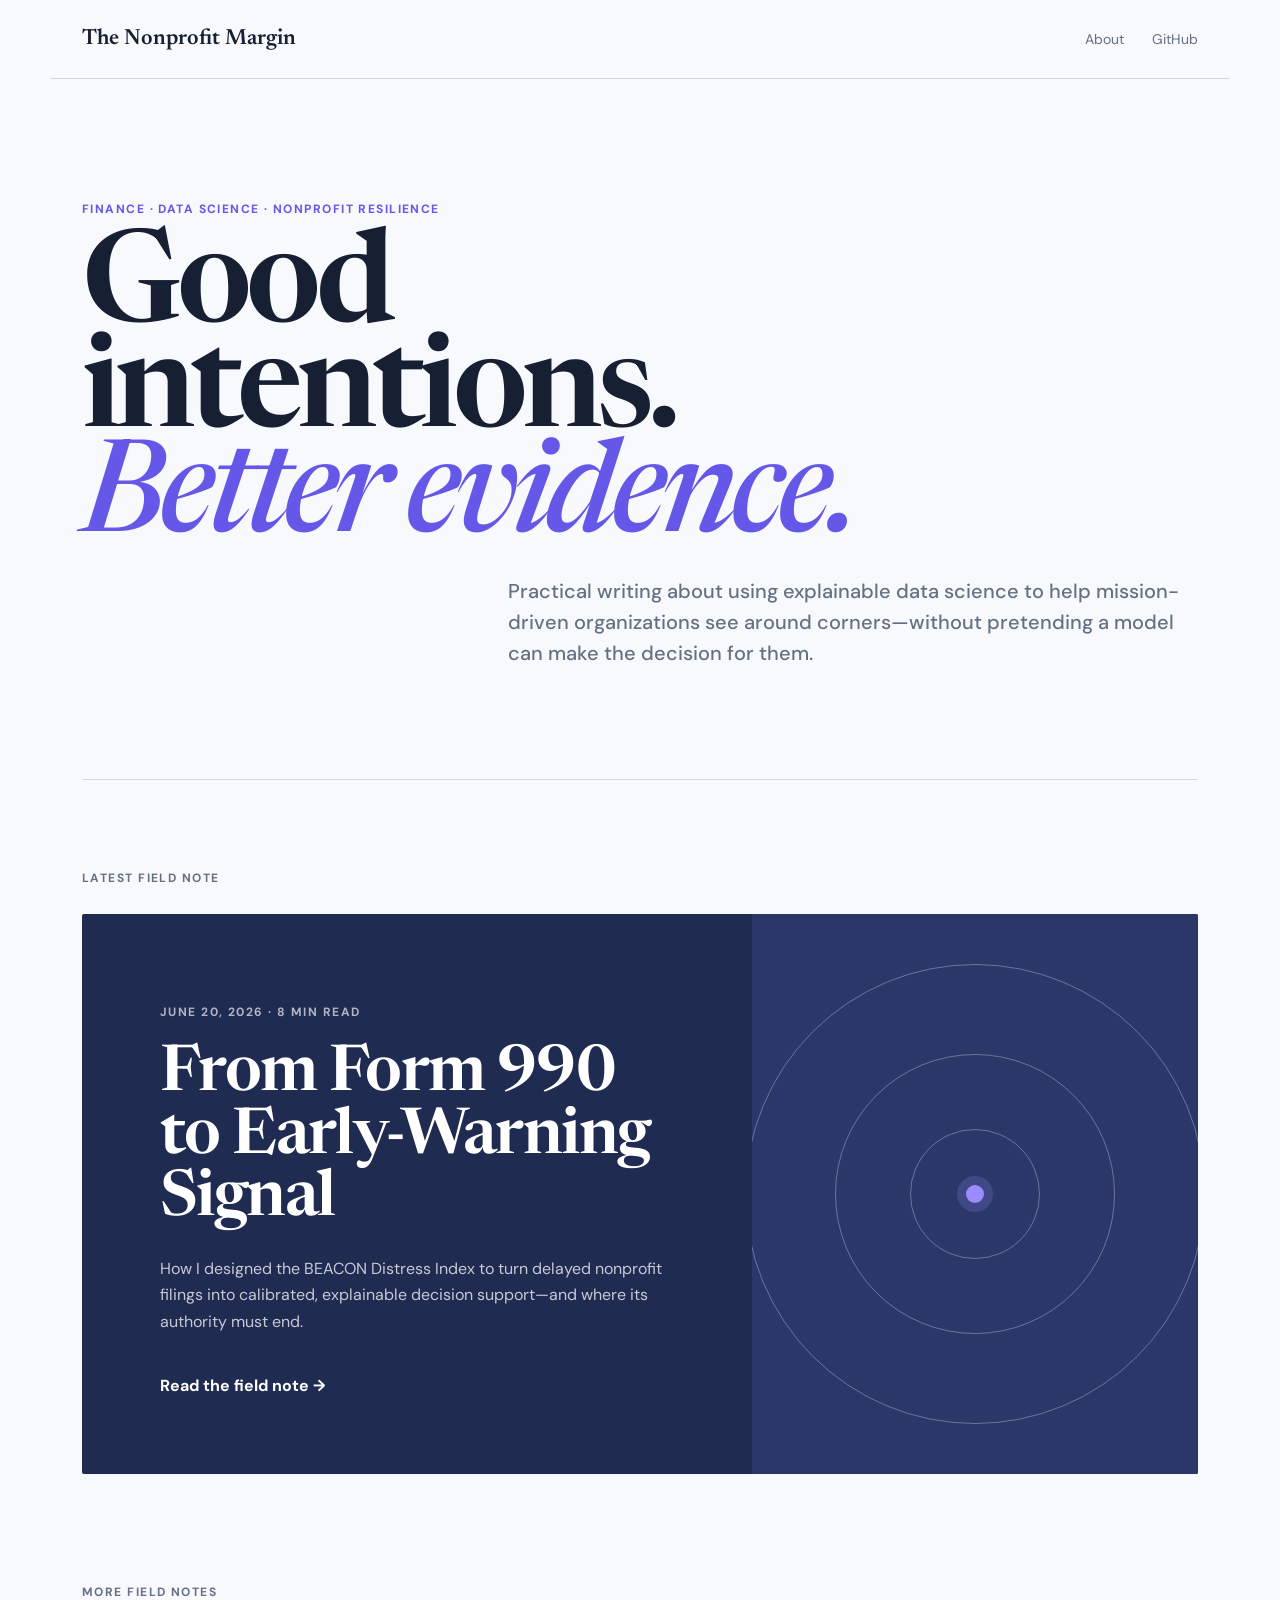
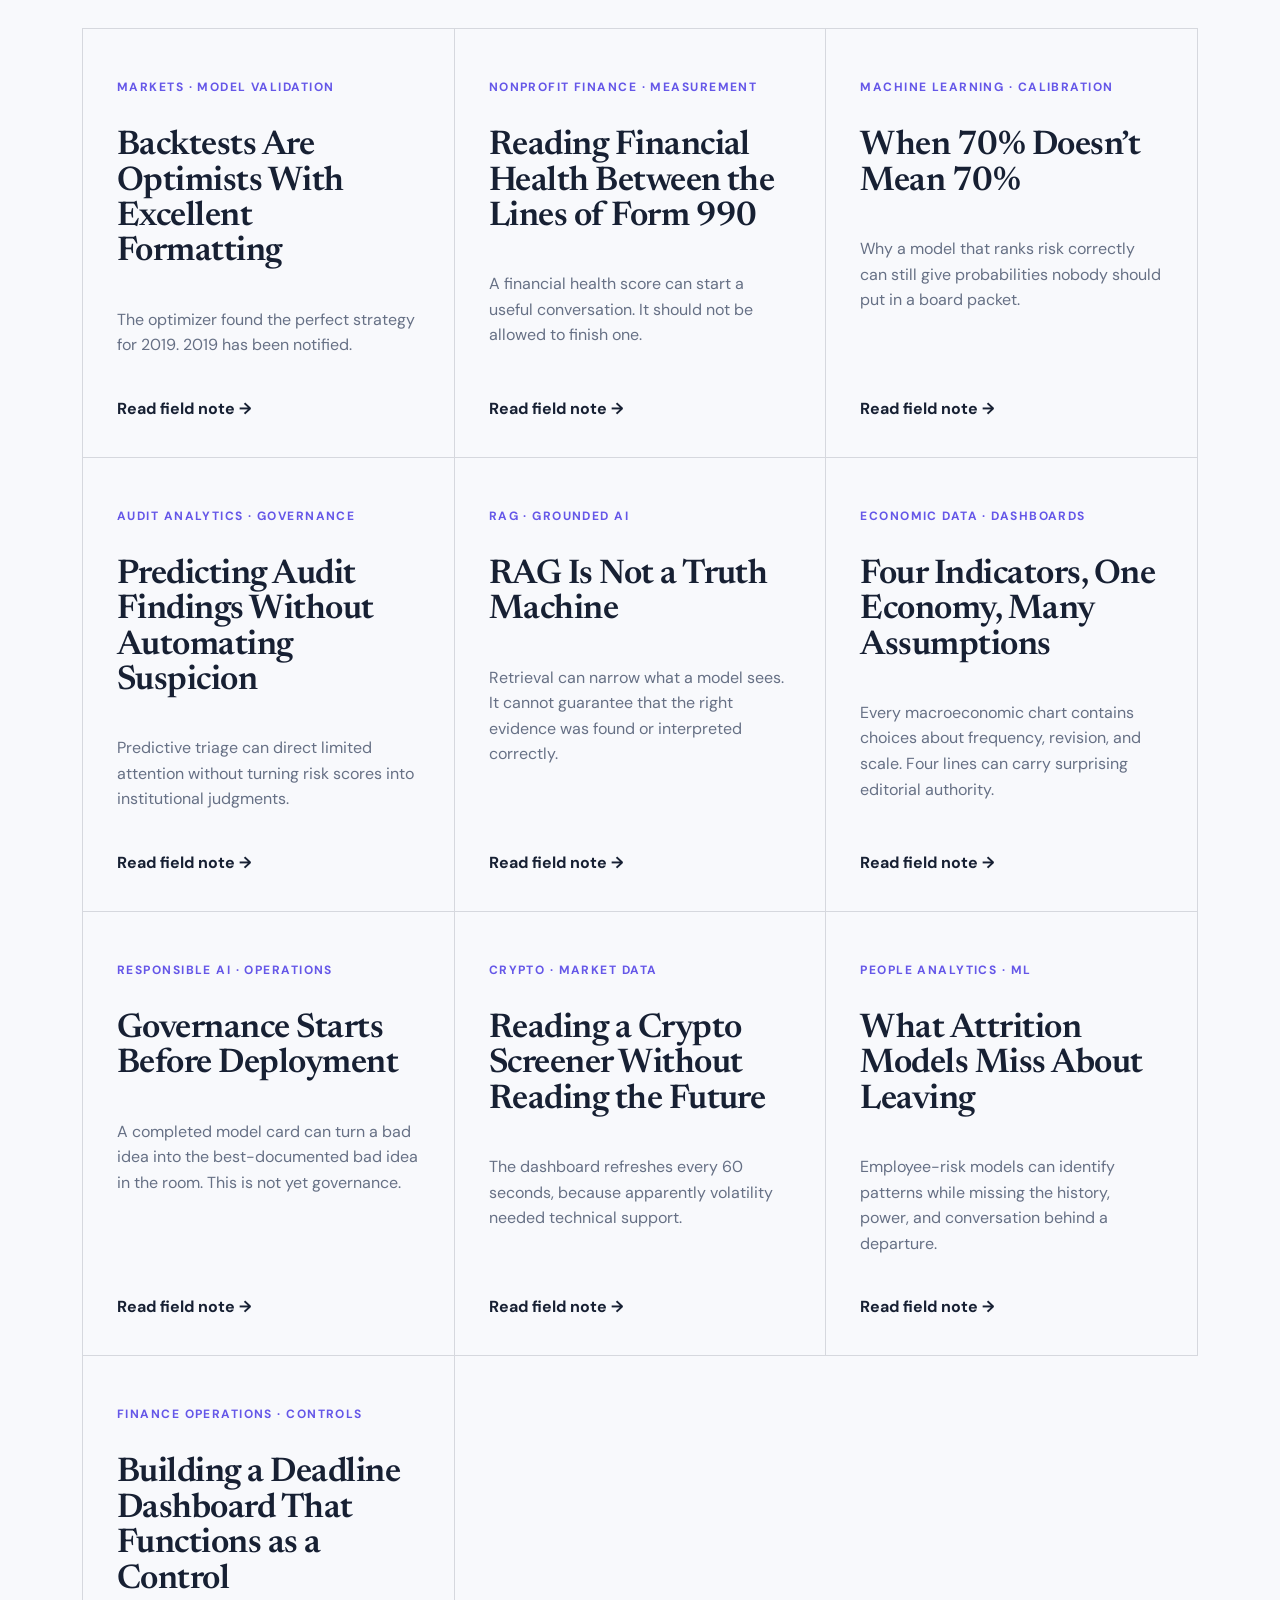
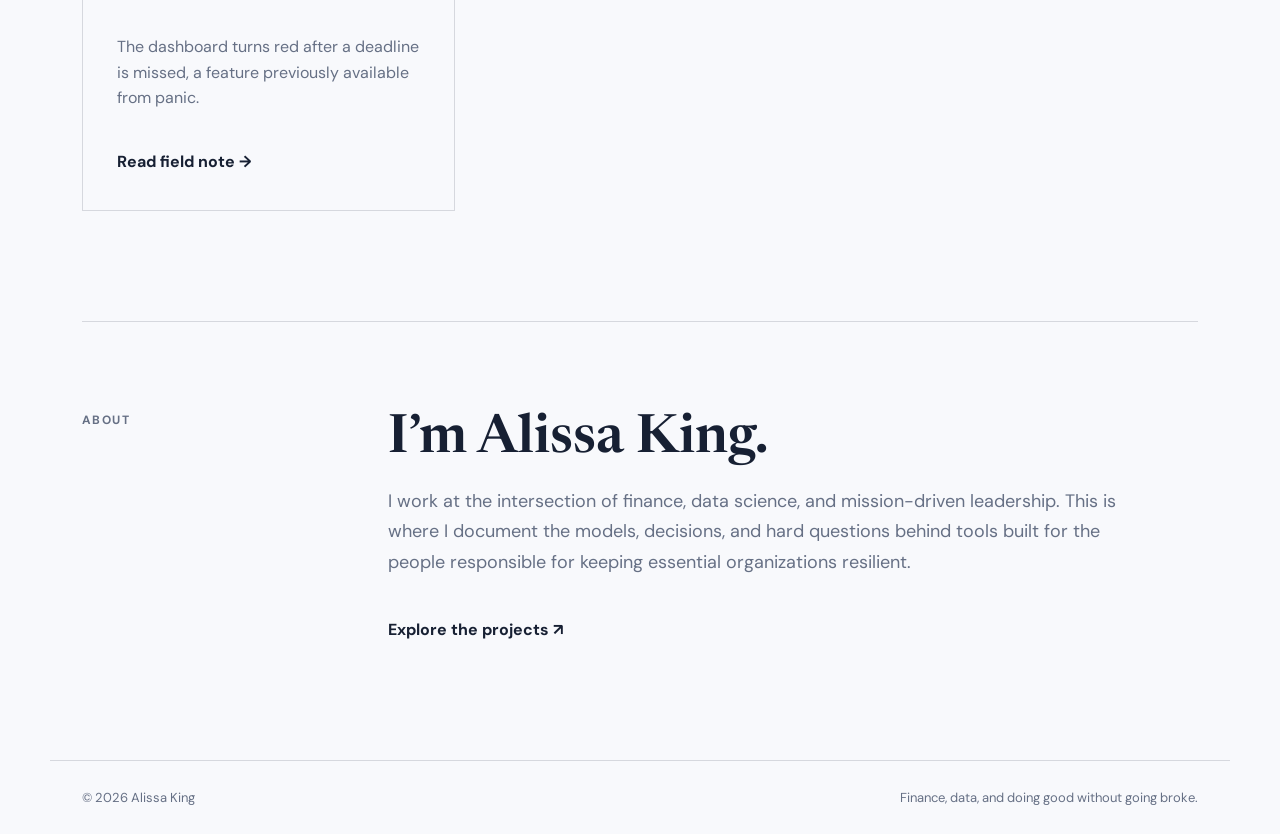
<file: index.html>
<!doctype html>
<html lang="en">
<head>
  <meta charset="utf-8">
  <meta name="viewport" content="width=device-width, initial-scale=1">
  <meta name="description" content="Practical finance, forecasting, and explainable AI for nonprofit leaders.">
  <title>The Nonprofit Margin — Alissa King</title>
  <link rel="preconnect" href="https://fonts.googleapis.com">
  <link rel="preconnect" href="https://fonts.gstatic.com" crossorigin>
  <link href="https://fonts.googleapis.com/css2?family=DM+Sans:wght@400;500;600;700&family=Newsreader:opsz,wght@6..72,500;6..72,600&display=swap" rel="stylesheet">
  <link rel="stylesheet" href="assets/styles.css?v=20260620-3">
  <script src="assets/margin.js?v=20260620-3" defer></script>
</head>
<body>
  <header class="site-header">
    <a class="wordmark" href="index.html">The Nonprofit Margin</a>
    <nav aria-label="Primary navigation">
      <a href="#about">About</a>
      <a href="https://github.com/Alissa-King">GitHub</a>
    </nav>
  </header>

  <main>
    <section class="hero">
      <p class="eyebrow">Finance · Data Science · Nonprofit Resilience</p>
      <h1>Good intentions.<br><em>Better evidence.</em></h1>
      <p class="hero-copy">Practical writing about using explainable data science to help mission-driven organizations see around corners—without pretending a model can make the decision for them.</p>
    </section>

    <section class="latest" aria-labelledby="latest-heading">
      <div class="section-label" id="latest-heading">Latest field note</div>
      <article class="feature-card">
        <div class="feature-copy">
          <p class="post-meta"><time datetime="2026-06-20">June 20, 2026</time> · 8 min read</p>
          <h2><a href="posts/from-form-990-to-early-warning-signal.html">From Form 990 to Early-Warning Signal</a></h2>
          <p>How I designed the BEACON Distress Index to turn delayed nonprofit filings into calibrated, explainable decision support—and where its authority must end.</p>
          <a class="read-link" href="posts/from-form-990-to-early-warning-signal.html">Read the field note <span aria-hidden="true">→</span></a>
        </div>
        <div class="signal-visual" aria-hidden="true">
          <span class="pulse pulse-one"></span>
          <span class="pulse pulse-two"></span>
          <span class="pulse pulse-three"></span>
          <span class="signal-dot"></span>
        </div>
      </article>
    </section>

    <section class="post-archive" aria-labelledby="archive-heading">
      <div class="section-label" id="archive-heading">More field notes</div>
      <div class="post-grid">
        <article class="post-card">
          <p class="post-meta">Markets · Model validation</p>
          <h3><a href="posts/backtests-are-optimists.html">Backtests Are Optimists With Excellent Formatting</a></h3>
          <p>The optimizer found the perfect strategy for 2019. 2019 has been notified.</p>
          <a class="read-link" href="posts/backtests-are-optimists.html">Read field note →</a>
        </article>
        <article class="post-card">
          <p class="post-meta">Nonprofit finance · Measurement</p>
          <h3><a href="posts/your-990-is-not-your-organization.html">Reading Financial Health Between the Lines of Form 990</a></h3>
          <p>A financial health score can start a useful conversation. It should not be allowed to finish one.</p>
          <a class="read-link" href="posts/your-990-is-not-your-organization.html">Read field note →</a>
        </article>
        <article class="post-card">
          <p class="post-meta">Machine learning · Calibration</p>
          <h3><a href="posts/confidence-without-calibration.html">When 70% Doesn’t Mean 70%</a></h3>
          <p>Why a model that ranks risk correctly can still give probabilities nobody should put in a board packet.</p>
          <a class="read-link" href="posts/confidence-without-calibration.html">Read field note →</a>
        </article>
        <article class="post-card">
          <p class="post-meta">Audit analytics · Governance</p>
          <h3><a href="posts/audit-finding-not-character-reference.html">Predicting Audit Findings Without Automating Suspicion</a></h3>
          <p>Predictive triage can direct limited attention without turning risk scores into institutional judgments.</p>
          <a class="read-link" href="posts/audit-finding-not-character-reference.html">Read field note →</a>
        </article>
        <article class="post-card">
          <p class="post-meta">RAG · Grounded AI</p>
          <h3><a href="posts/rag-is-not-a-truth-machine.html">RAG Is Not a Truth Machine</a></h3>
          <p>Retrieval can narrow what a model sees. It cannot guarantee that the right evidence was found or interpreted correctly.</p>
          <a class="read-link" href="posts/rag-is-not-a-truth-machine.html">Read field note →</a>
        </article>
        <article class="post-card">
          <p class="post-meta">Economic data · Dashboards</p>
          <h3><a href="posts/dashboard-is-not-the-economy.html">Four Indicators, One Economy, Many Assumptions</a></h3>
          <p>Every macroeconomic chart contains choices about frequency, revision, and scale. Four lines can carry surprising editorial authority.</p>
          <a class="read-link" href="posts/dashboard-is-not-the-economy.html">Read field note →</a>
        </article>
        <article class="post-card">
          <p class="post-meta">Responsible AI · Operations</p>
          <h3><a href="posts/governance-starts-before-deployment.html">Governance Starts Before Deployment</a></h3>
          <p>A completed model card can turn a bad idea into the best-documented bad idea in the room. This is not yet governance.</p>
          <a class="read-link" href="posts/governance-starts-before-deployment.html">Read field note →</a>
        </article>
        <article class="post-card">
          <p class="post-meta">Crypto · Market data</p>
          <h3><a href="posts/screener-is-not-a-forecast.html">Reading a Crypto Screener Without Reading the Future</a></h3>
          <p>The dashboard refreshes every 60 seconds, because apparently volatility needed technical support.</p>
          <a class="read-link" href="posts/screener-is-not-a-forecast.html">Read field note →</a>
        </article>
        <article class="post-card">
          <p class="post-meta">People analytics · ML</p>
          <h3><a href="posts/attrition-model-is-not-a-stay-interview.html">What Attrition Models Miss About Leaving</a></h3>
          <p>Employee-risk models can identify patterns while missing the history, power, and conversation behind a departure.</p>
          <a class="read-link" href="posts/attrition-model-is-not-a-stay-interview.html">Read field note →</a>
        </article>
        <article class="post-card">
          <p class="post-meta">Finance operations · Controls</p>
          <h3><a href="posts/deadline-dashboard-is-an-operating-control.html">Building a Deadline Dashboard That Functions as a Control</a></h3>
          <p>The dashboard turns red after a deadline is missed, a feature previously available from panic.</p>
          <a class="read-link" href="posts/deadline-dashboard-is-an-operating-control.html">Read field note →</a>
        </article>
      </div>
    </section>

    <section class="about" id="about">
      <div class="section-label">About</div>
      <div>
        <h2>I’m Alissa King.</h2>
        <p>I work at the intersection of finance, data science, and mission-driven leadership. This is where I document the models, decisions, and hard questions behind tools built for the people responsible for keeping essential organizations resilient.</p>
        <a class="read-link" href="https://github.com/Alissa-King">Explore the projects <span aria-hidden="true">↗</span></a>
      </div>
    </section>
  </main>

  <footer>
    <span>© 2026 Alissa King</span>
    <button class="footer-secret" type="button" data-footer-secret>Finance, data, and doing good without going broke.</button>
  </footer>
  <div class="toast" role="status" aria-live="polite" data-toast></div>
  <!-- You found the comment section. Excellent precision; terrible recall. -->
</body>
</html>
</file>
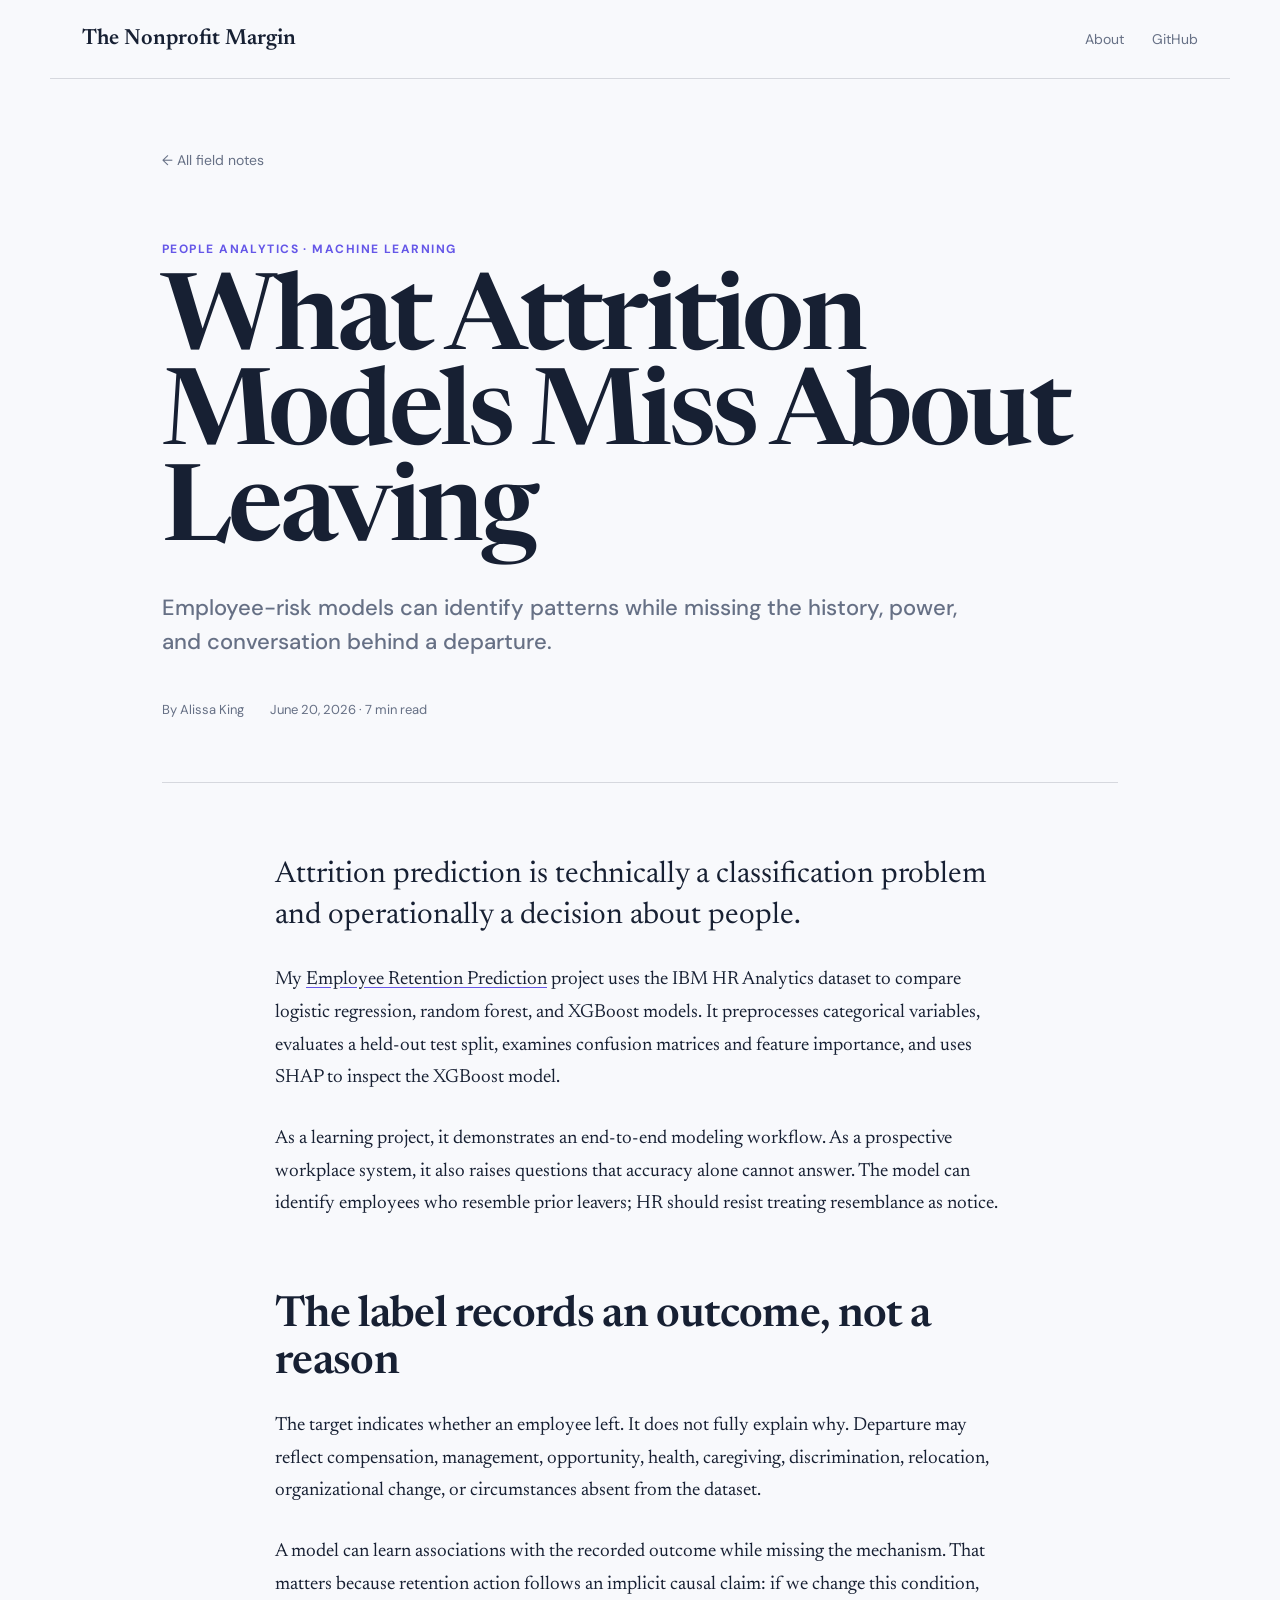
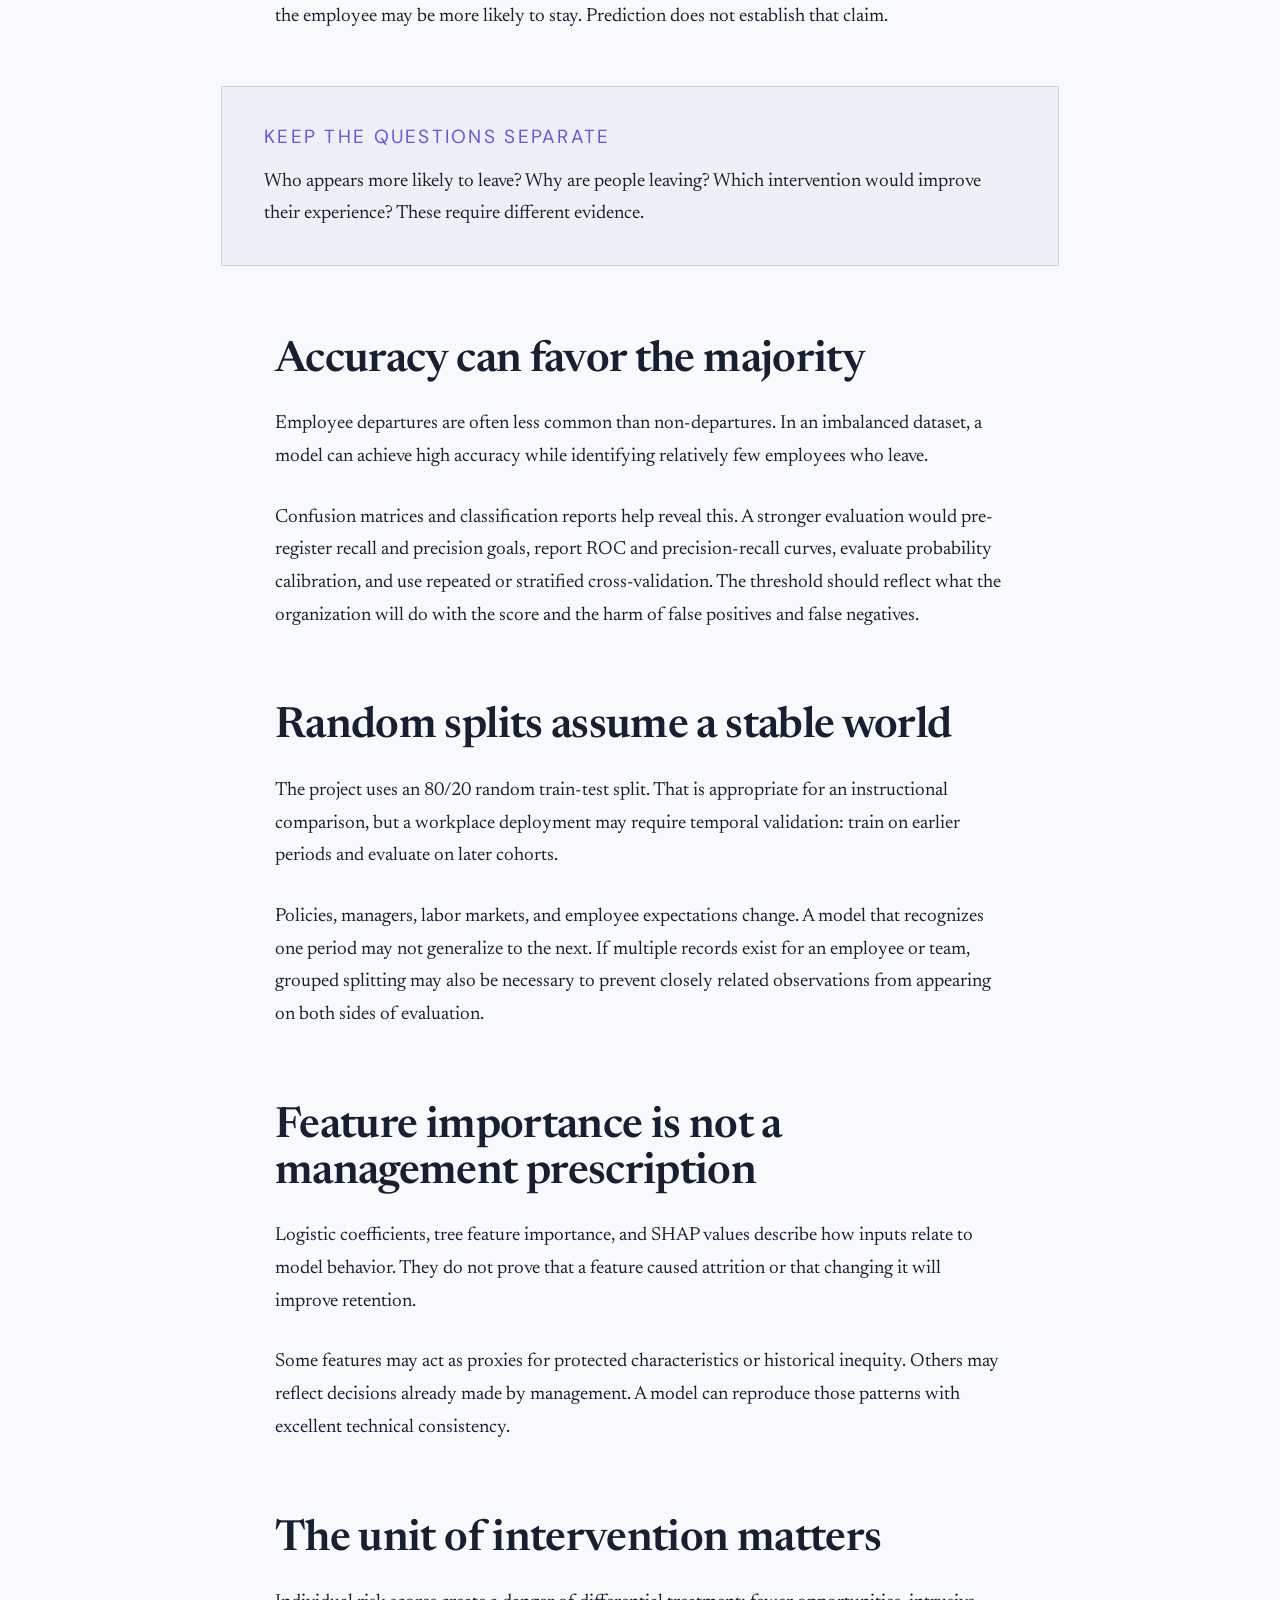
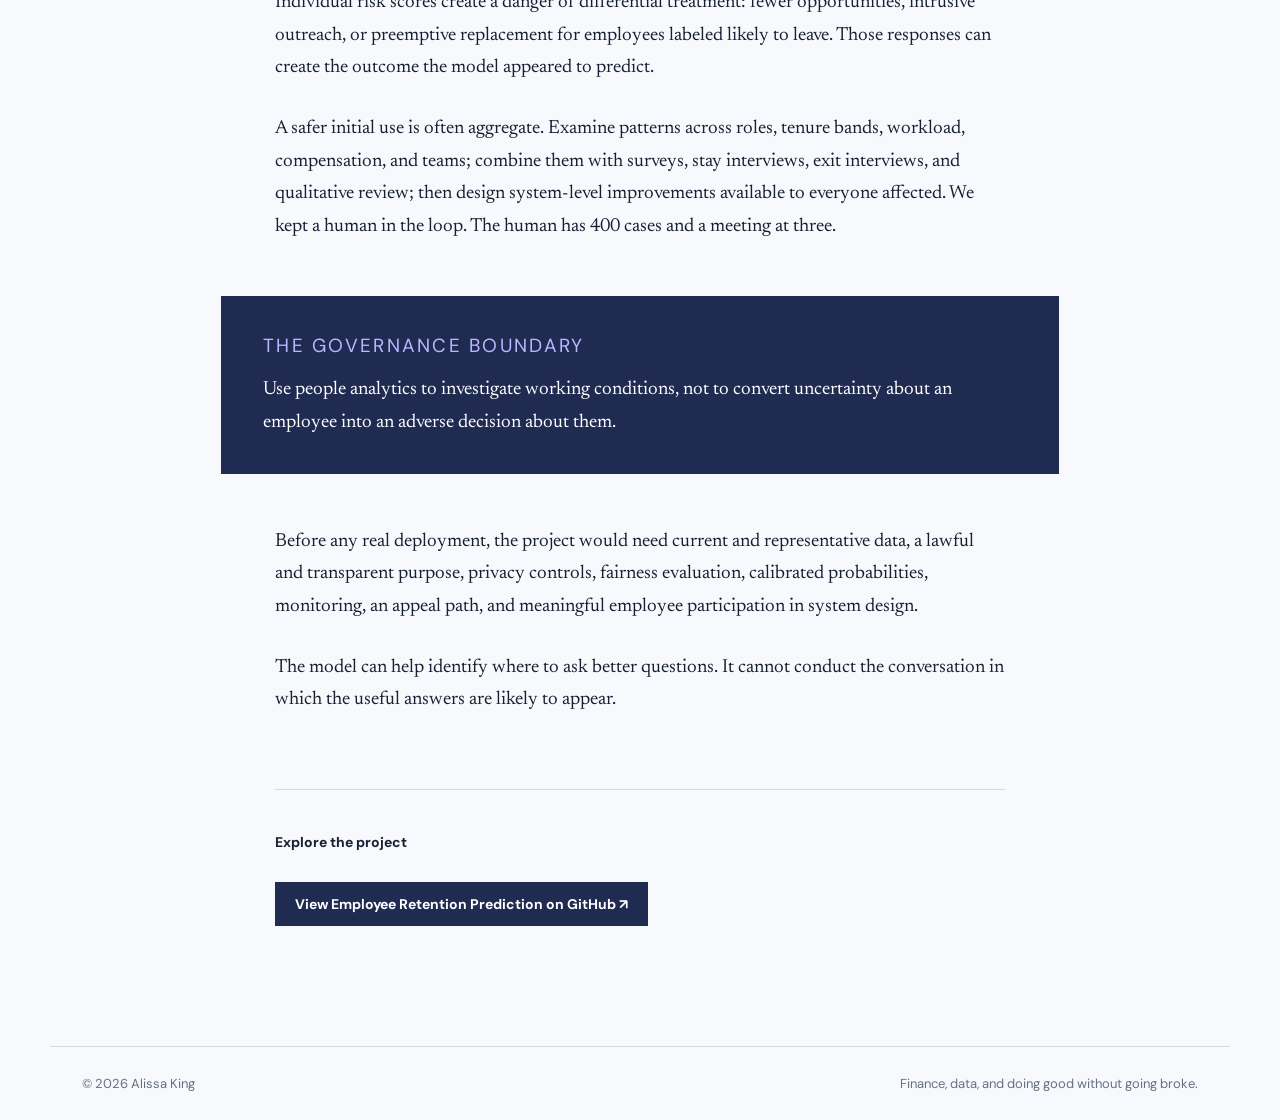
<file: posts/attrition-model-is-not-a-stay-interview.html>
<!doctype html>
<html lang="en">
<head>
  <meta charset="utf-8"><meta name="viewport" content="width=device-width, initial-scale=1">
  <meta name="description" content="How employee attrition models can support organizational inquiry without reducing people to risk scores.">
  <title>What Attrition Models Miss About Leaving — The Nonprofit Margin</title>
  <link rel="preconnect" href="https://fonts.googleapis.com"><link rel="preconnect" href="https://fonts.gstatic.com" crossorigin>
  <link href="https://fonts.googleapis.com/css2?family=DM+Sans:wght@400;500;600;700&family=Newsreader:opsz,wght@6..72,500;6..72,600&display=swap" rel="stylesheet">
  <link rel="stylesheet" href="../assets/styles.css?v=20260620-3"><script src="../assets/margin.js?v=20260620-3" defer></script>
</head>
<body>
  <header class="site-header"><a class="wordmark" href="../index.html">The Nonprofit Margin</a><nav aria-label="Primary navigation"><a href="../index.html#about">About</a><a href="https://github.com/Alissa-King">GitHub</a></nav></header>
  <main class="article-shell"><article>
    <header class="article-header">
      <a class="back-link" href="../index.html">← All field notes</a><p class="eyebrow">People analytics · Machine learning</p>
      <h1>What Attrition Models Miss About Leaving</h1>
      <p class="dek">Employee-risk models can identify patterns while missing the history, power, and conversation behind a departure.</p>
      <div class="byline"><span>By Alissa King</span><span>June 20, 2026 · 7 min read</span></div>
    </header>
    <div class="article-body">
      <p class="lede">Attrition prediction is technically a classification problem and operationally a decision about people.</p>

      <p>My <a href="https://github.com/Alissa-King/Employee-Retention-Prediction">Employee Retention Prediction</a> project uses the IBM HR Analytics dataset to compare logistic regression, random forest, and XGBoost models. It preprocesses categorical variables, evaluates a held-out test split, examines confusion matrices and feature importance, and uses SHAP to inspect the XGBoost model.</p>

      <p>As a learning project, it demonstrates an end-to-end modeling workflow. As a prospective workplace system, it also raises questions that accuracy alone cannot answer. The model can identify employees who resemble prior leavers; HR should resist treating resemblance as notice.</p>

      <h2>The label records an outcome, not a reason</h2>

      <p>The target indicates whether an employee left. It does not fully explain why. Departure may reflect compensation, management, opportunity, health, caregiving, discrimination, relocation, organizational change, or circumstances absent from the dataset.</p>

      <p>A model can learn associations with the recorded outcome while missing the mechanism. That matters because retention action follows an implicit causal claim: if we change this condition, the employee may be more likely to stay. Prediction does not establish that claim.</p>

      <aside class="callout"><p class="callout-label">Keep the questions separate</p><p>Who appears more likely to leave? Why are people leaving? Which intervention would improve their experience? These require different evidence.</p></aside>

      <h2>Accuracy can favor the majority</h2>

      <p>Employee departures are often less common than non-departures. In an imbalanced dataset, a model can achieve high accuracy while identifying relatively few employees who leave.</p>

      <p>Confusion matrices and classification reports help reveal this. A stronger evaluation would pre-register recall and precision goals, report ROC and precision-recall curves, evaluate probability calibration, and use repeated or stratified cross-validation. The threshold should reflect what the organization will do with the score and the harm of false positives and false negatives.</p>

      <h2>Random splits assume a stable world</h2>

      <p>The project uses an 80/20 random train-test split. That is appropriate for an instructional comparison, but a workplace deployment may require temporal validation: train on earlier periods and evaluate on later cohorts.</p>

      <p>Policies, managers, labor markets, and employee expectations change. A model that recognizes one period may not generalize to the next. If multiple records exist for an employee or team, grouped splitting may also be necessary to prevent closely related observations from appearing on both sides of evaluation.</p>

      <h2>Feature importance is not a management prescription</h2>

      <p>Logistic coefficients, tree feature importance, and SHAP values describe how inputs relate to model behavior. They do not prove that a feature caused attrition or that changing it will improve retention.</p>

      <p>Some features may act as proxies for protected characteristics or historical inequity. Others may reflect decisions already made by management. A model can reproduce those patterns with excellent technical consistency.</p>

      <h2>The unit of intervention matters</h2>

      <p>Individual risk scores create a danger of differential treatment: fewer opportunities, intrusive outreach, or preemptive replacement for employees labeled likely to leave. Those responses can create the outcome the model appeared to predict.</p>

      <p>A safer initial use is often aggregate. Examine patterns across roles, tenure bands, workload, compensation, and teams; combine them with surveys, stay interviews, exit interviews, and qualitative review; then design system-level improvements available to everyone affected. We kept a human in the loop. The human has 400 cases and a meeting at three.</p>

      <aside class="callout dark"><p class="callout-label">The governance boundary</p><p>Use people analytics to investigate working conditions, not to convert uncertainty about an employee into an adverse decision about them.</p></aside>

      <p>Before any real deployment, the project would need current and representative data, a lawful and transparent purpose, privacy controls, fairness evaluation, calibrated probabilities, monitoring, an appeal path, and meaningful employee participation in system design.</p>

      <p>The model can help identify where to ask better questions. It cannot conduct the conversation in which the useful answers are likely to appear.</p>

      <div class="article-end"><p><strong>Explore the project</strong></p><a class="button" href="https://github.com/Alissa-King/Employee-Retention-Prediction">View Employee Retention Prediction on GitHub ↗</a></div>
    </div>
  </article></main>
  <footer><span>© 2026 Alissa King</span><button class="footer-secret" type="button" data-footer-secret>Finance, data, and doing good without going broke.</button></footer><div class="toast" role="status" aria-live="polite" data-toast></div>
  <!-- EmployeeNumber was dropped. Employee context was not thereby recovered. -->
</body>
</html>
</file>
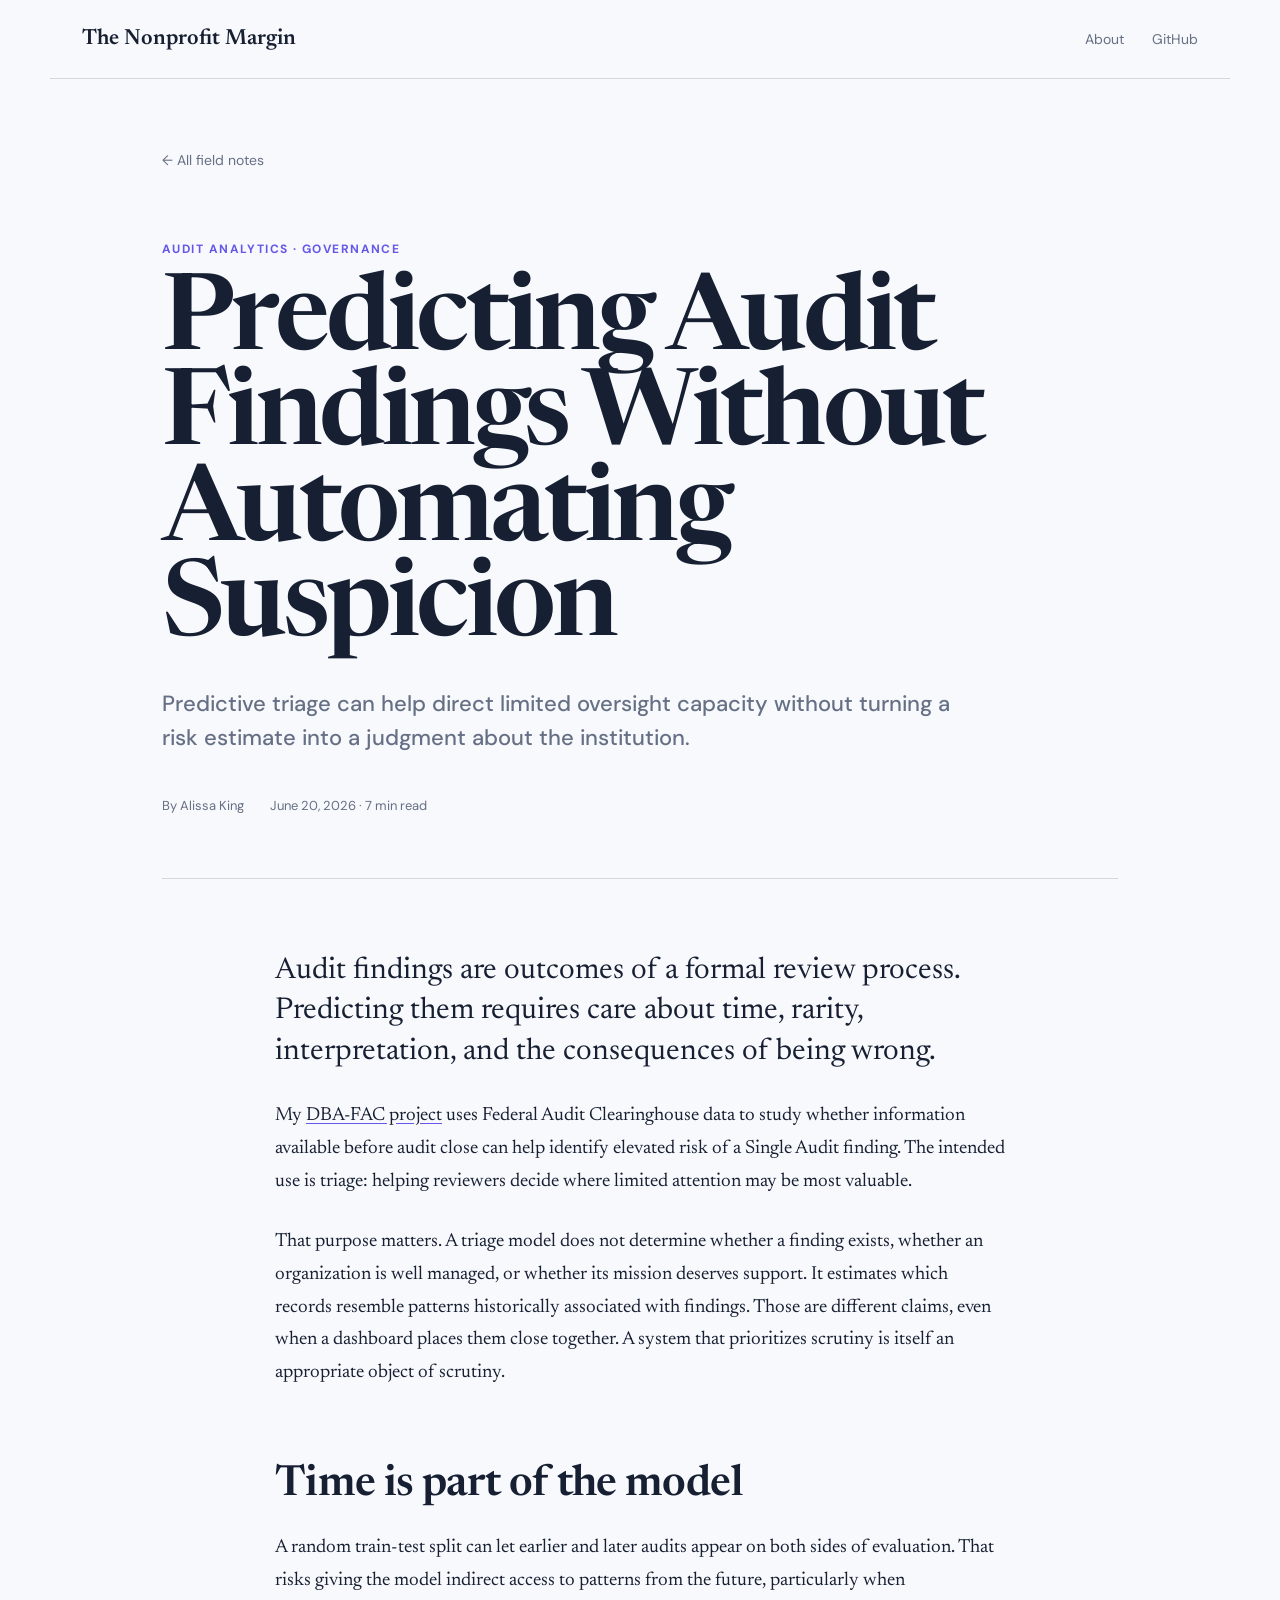
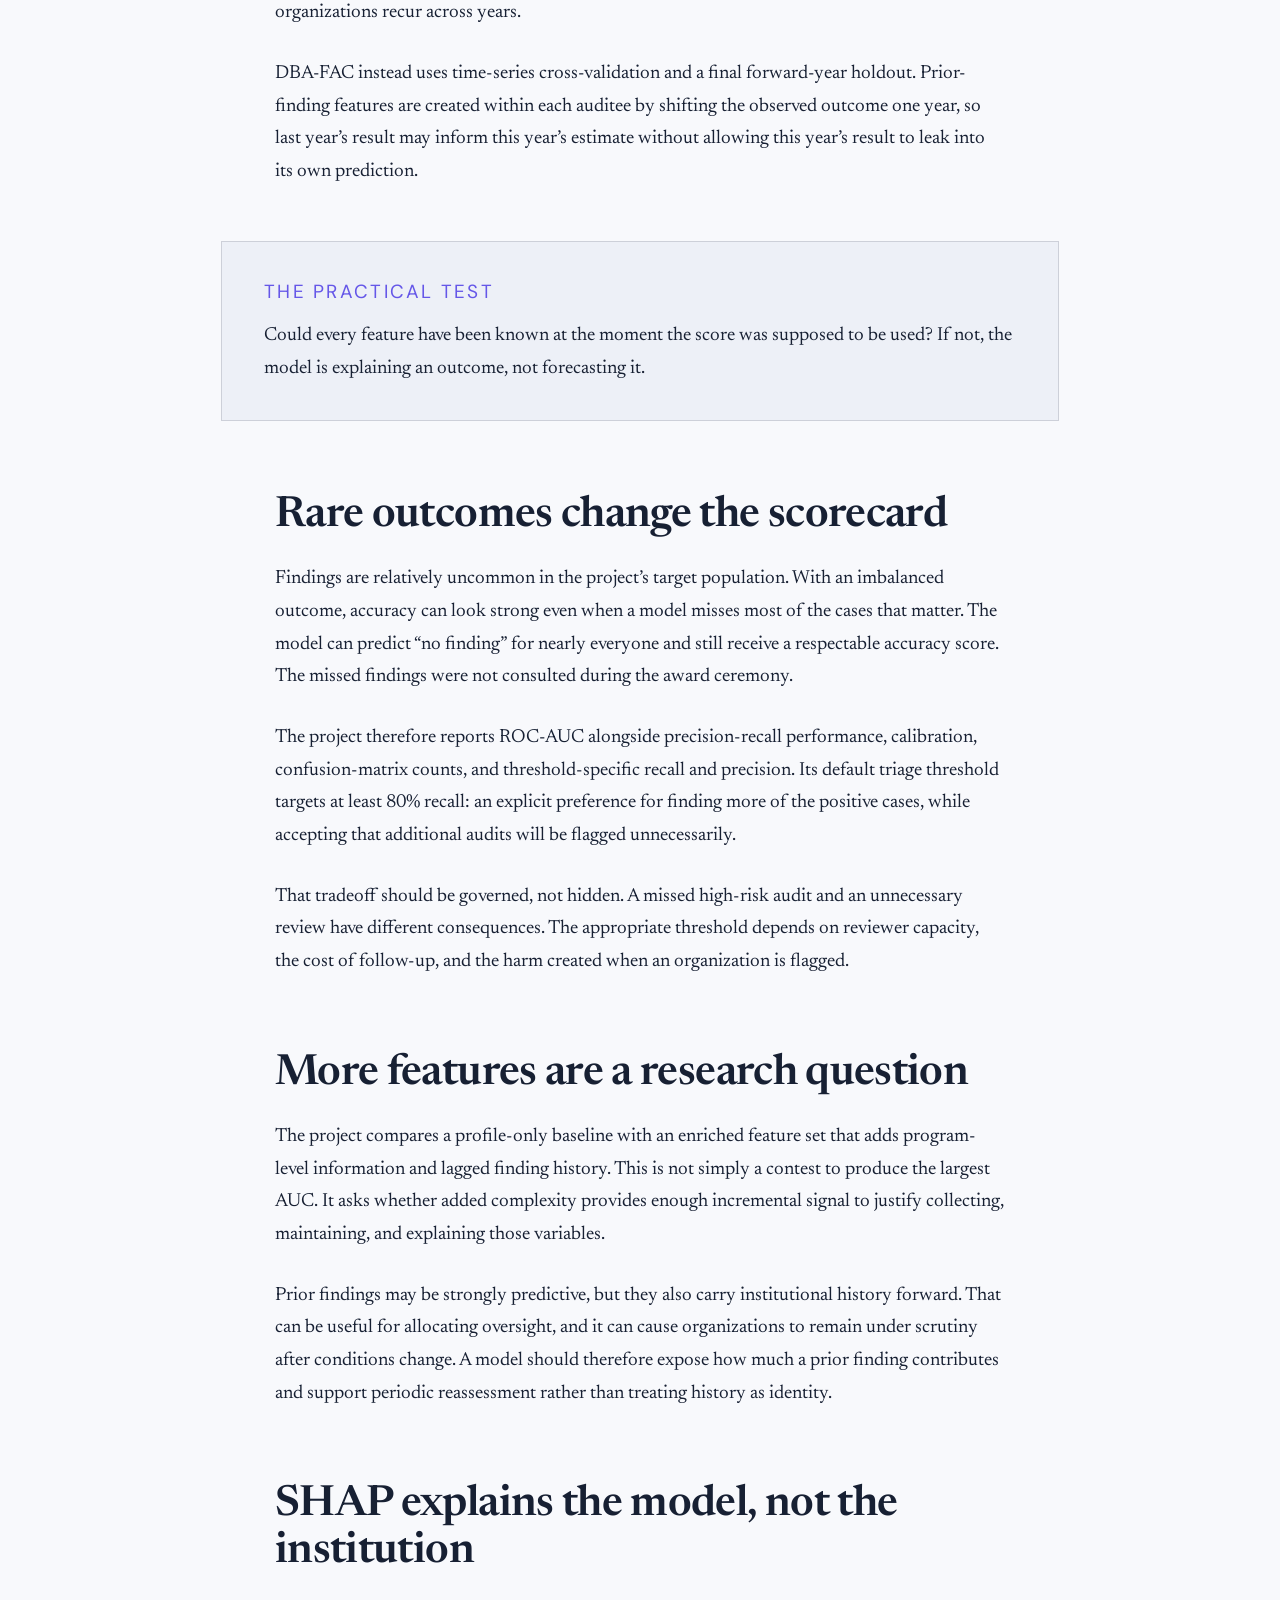
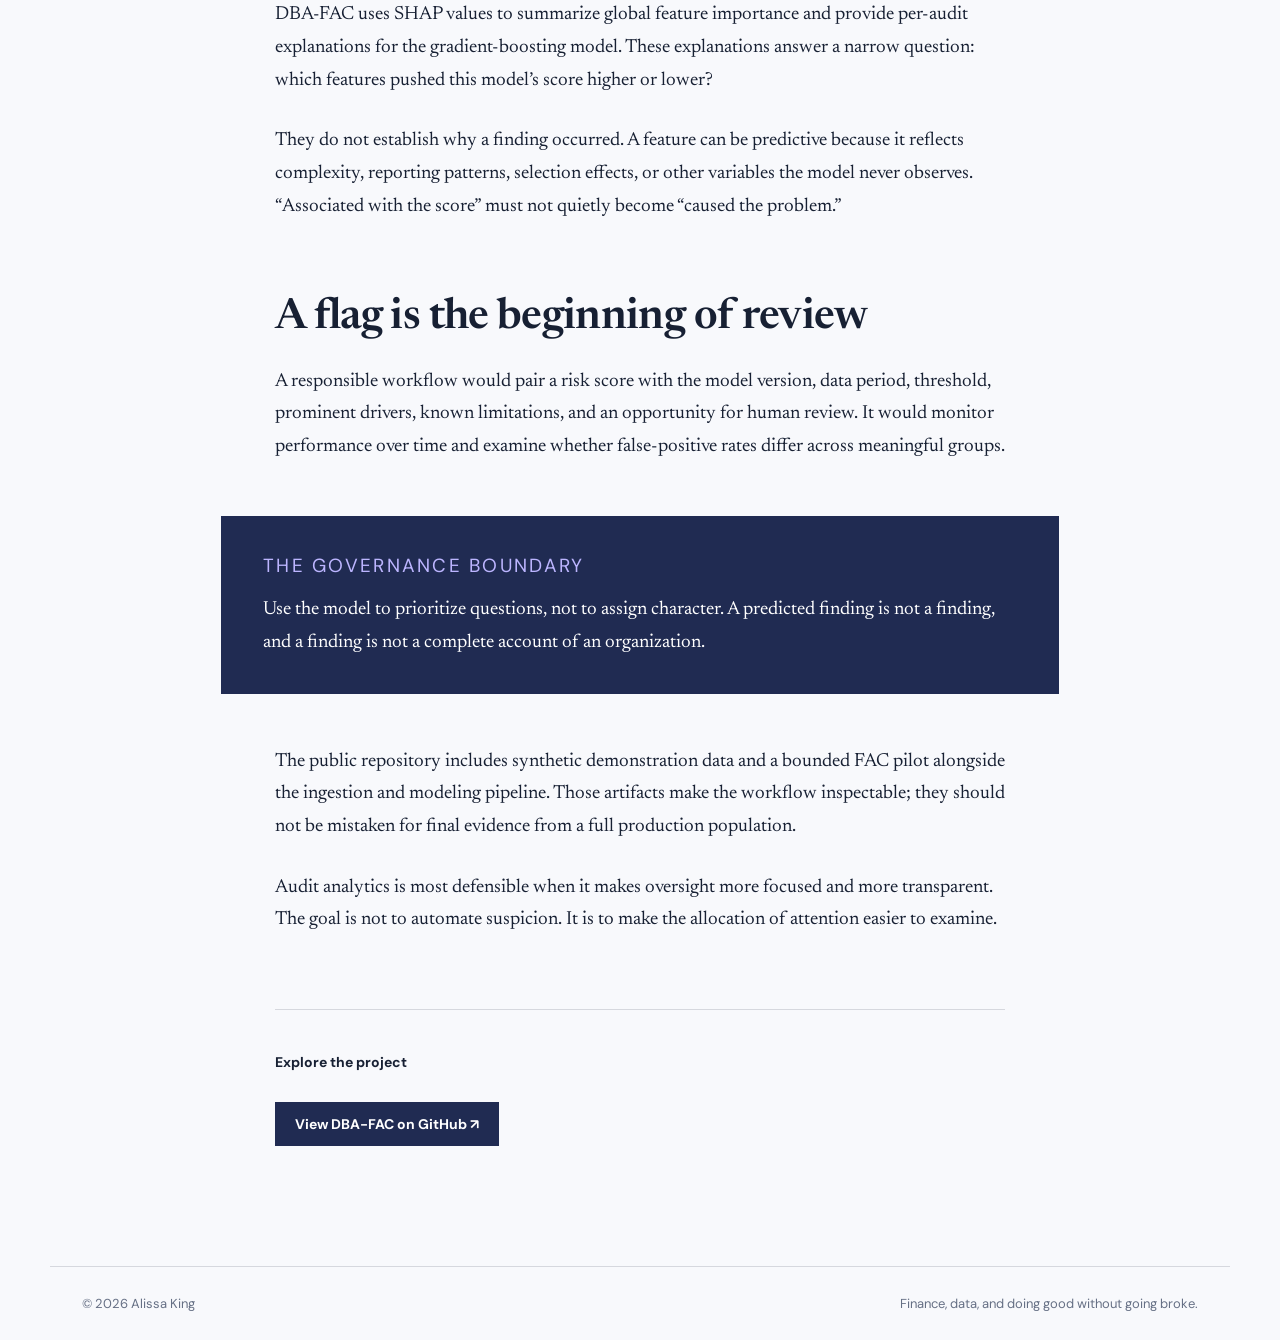
<file: posts/audit-finding-not-character-reference.html>
<!doctype html>
<html lang="en">
<head>
  <meta charset="utf-8"><meta name="viewport" content="width=device-width, initial-scale=1">
  <meta name="description" content="How predictive audit analytics can support risk triage without turning model scores into judgments about organizations.">
  <title>Predicting Audit Findings Without Automating Suspicion — The Nonprofit Margin</title>
  <link rel="preconnect" href="https://fonts.googleapis.com"><link rel="preconnect" href="https://fonts.gstatic.com" crossorigin>
  <link href="https://fonts.googleapis.com/css2?family=DM+Sans:wght@400;500;600;700&family=Newsreader:opsz,wght@6..72,500;6..72,600&display=swap" rel="stylesheet">
  <link rel="stylesheet" href="../assets/styles.css?v=20260620-3"><script src="../assets/margin.js?v=20260620-3" defer></script>
</head>
<body>
  <header class="site-header"><a class="wordmark" href="../index.html">The Nonprofit Margin</a><nav aria-label="Primary navigation"><a href="../index.html#about">About</a><a href="https://github.com/Alissa-King">GitHub</a></nav></header>
  <main class="article-shell"><article>
    <header class="article-header">
      <a class="back-link" href="../index.html">← All field notes</a><p class="eyebrow">Audit analytics · Governance</p>
      <h1>Predicting Audit Findings Without Automating Suspicion</h1>
      <p class="dek">Predictive triage can help direct limited oversight capacity without turning a risk estimate into a judgment about the institution.</p>
      <div class="byline"><span>By Alissa King</span><span>June 20, 2026 · 7 min read</span></div>
    </header>
    <div class="article-body">
      <p class="lede">Audit findings are outcomes of a formal review process. Predicting them requires care about time, rarity, interpretation, and the consequences of being wrong.</p>

      <p>My <a href="https://github.com/Alissa-King/DBA-FAC">DBA-FAC project</a> uses Federal Audit Clearinghouse data to study whether information available before audit close can help identify elevated risk of a Single Audit finding. The intended use is triage: helping reviewers decide where limited attention may be most valuable.</p>

      <p>That purpose matters. A triage model does not determine whether a finding exists, whether an organization is well managed, or whether its mission deserves support. It estimates which records resemble patterns historically associated with findings. Those are different claims, even when a dashboard places them close together. A system that prioritizes scrutiny is itself an appropriate object of scrutiny.</p>

      <h2>Time is part of the model</h2>

      <p>A random train-test split can let earlier and later audits appear on both sides of evaluation. That risks giving the model indirect access to patterns from the future, particularly when organizations recur across years.</p>

      <p>DBA-FAC instead uses time-series cross-validation and a final forward-year holdout. Prior-finding features are created within each auditee by shifting the observed outcome one year, so last year’s result may inform this year’s estimate without allowing this year’s result to leak into its own prediction.</p>

      <aside class="callout"><p class="callout-label">The practical test</p><p>Could every feature have been known at the moment the score was supposed to be used? If not, the model is explaining an outcome, not forecasting it.</p></aside>

      <h2>Rare outcomes change the scorecard</h2>

      <p>Findings are relatively uncommon in the project’s target population. With an imbalanced outcome, accuracy can look strong even when a model misses most of the cases that matter. The model can predict “no finding” for nearly everyone and still receive a respectable accuracy score. The missed findings were not consulted during the award ceremony.</p>

      <p>The project therefore reports ROC-AUC alongside precision-recall performance, calibration, confusion-matrix counts, and threshold-specific recall and precision. Its default triage threshold targets at least 80% recall: an explicit preference for finding more of the positive cases, while accepting that additional audits will be flagged unnecessarily.</p>

      <p>That tradeoff should be governed, not hidden. A missed high-risk audit and an unnecessary review have different consequences. The appropriate threshold depends on reviewer capacity, the cost of follow-up, and the harm created when an organization is flagged.</p>

      <h2>More features are a research question</h2>

      <p>The project compares a profile-only baseline with an enriched feature set that adds program-level information and lagged finding history. This is not simply a contest to produce the largest AUC. It asks whether added complexity provides enough incremental signal to justify collecting, maintaining, and explaining those variables.</p>

      <p>Prior findings may be strongly predictive, but they also carry institutional history forward. That can be useful for allocating oversight, and it can cause organizations to remain under scrutiny after conditions change. A model should therefore expose how much a prior finding contributes and support periodic reassessment rather than treating history as identity.</p>

      <h2>SHAP explains the model, not the institution</h2>

      <p>DBA-FAC uses SHAP values to summarize global feature importance and provide per-audit explanations for the gradient-boosting model. These explanations answer a narrow question: which features pushed this model’s score higher or lower?</p>

      <p>They do not establish why a finding occurred. A feature can be predictive because it reflects complexity, reporting patterns, selection effects, or other variables the model never observes. “Associated with the score” must not quietly become “caused the problem.”</p>

      <h2>A flag is the beginning of review</h2>

      <p>A responsible workflow would pair a risk score with the model version, data period, threshold, prominent drivers, known limitations, and an opportunity for human review. It would monitor performance over time and examine whether false-positive rates differ across meaningful groups.</p>

      <aside class="callout dark"><p class="callout-label">The governance boundary</p><p>Use the model to prioritize questions, not to assign character. A predicted finding is not a finding, and a finding is not a complete account of an organization.</p></aside>

      <p>The public repository includes synthetic demonstration data and a bounded FAC pilot alongside the ingestion and modeling pipeline. Those artifacts make the workflow inspectable; they should not be mistaken for final evidence from a full production population.</p>

      <p>Audit analytics is most defensible when it makes oversight more focused and more transparent. The goal is not to automate suspicion. It is to make the allocation of attention easier to examine.</p>

      <div class="article-end"><p><strong>Explore the project</strong></p><a class="button" href="https://github.com/Alissa-King/DBA-FAC">View DBA-FAC on GitHub ↗</a></div>
    </div>
  </article></main>
  <footer><span>© 2026 Alissa King</span><button class="footer-secret" type="button" data-footer-secret>Finance, data, and doing good without going broke.</button></footer><div class="toast" role="status" aria-live="polite" data-toast></div>
  <!-- Finding: this comment exists. Management response: noted. -->
</body>
</html>
</file>
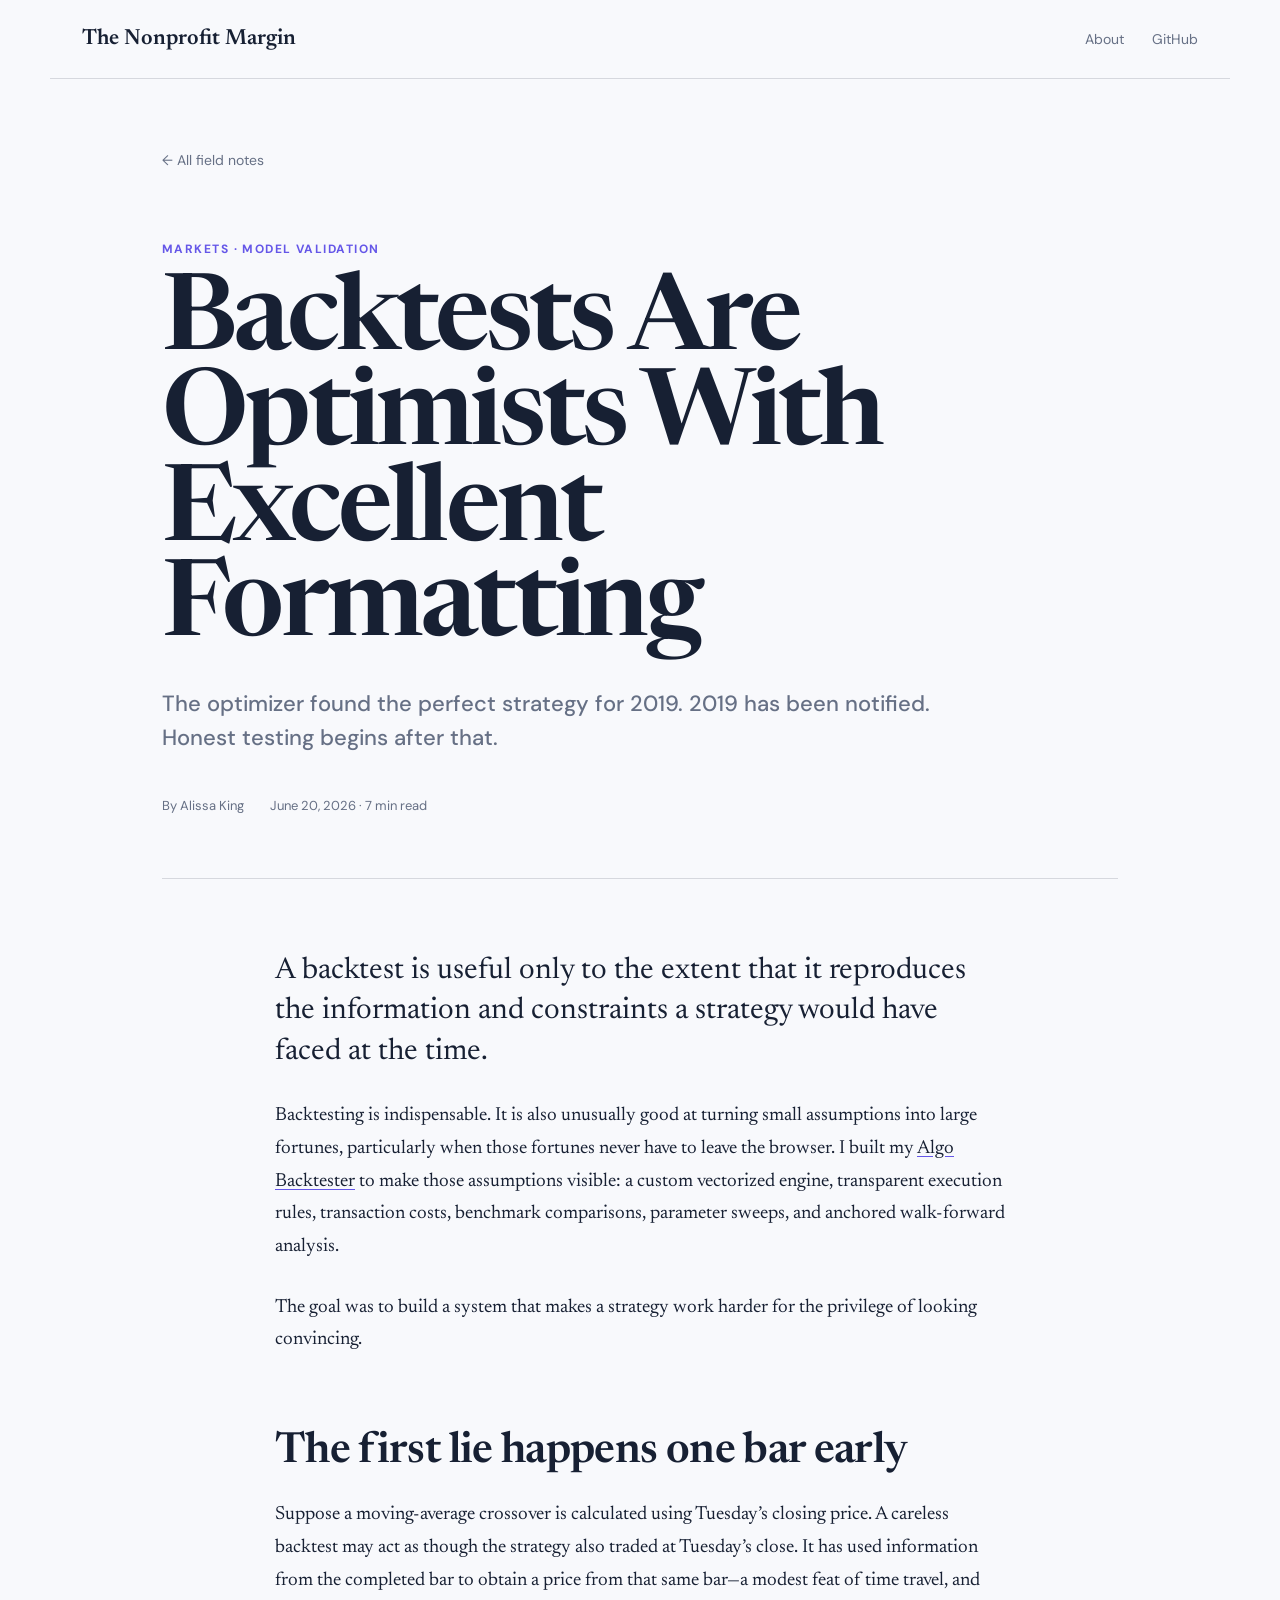
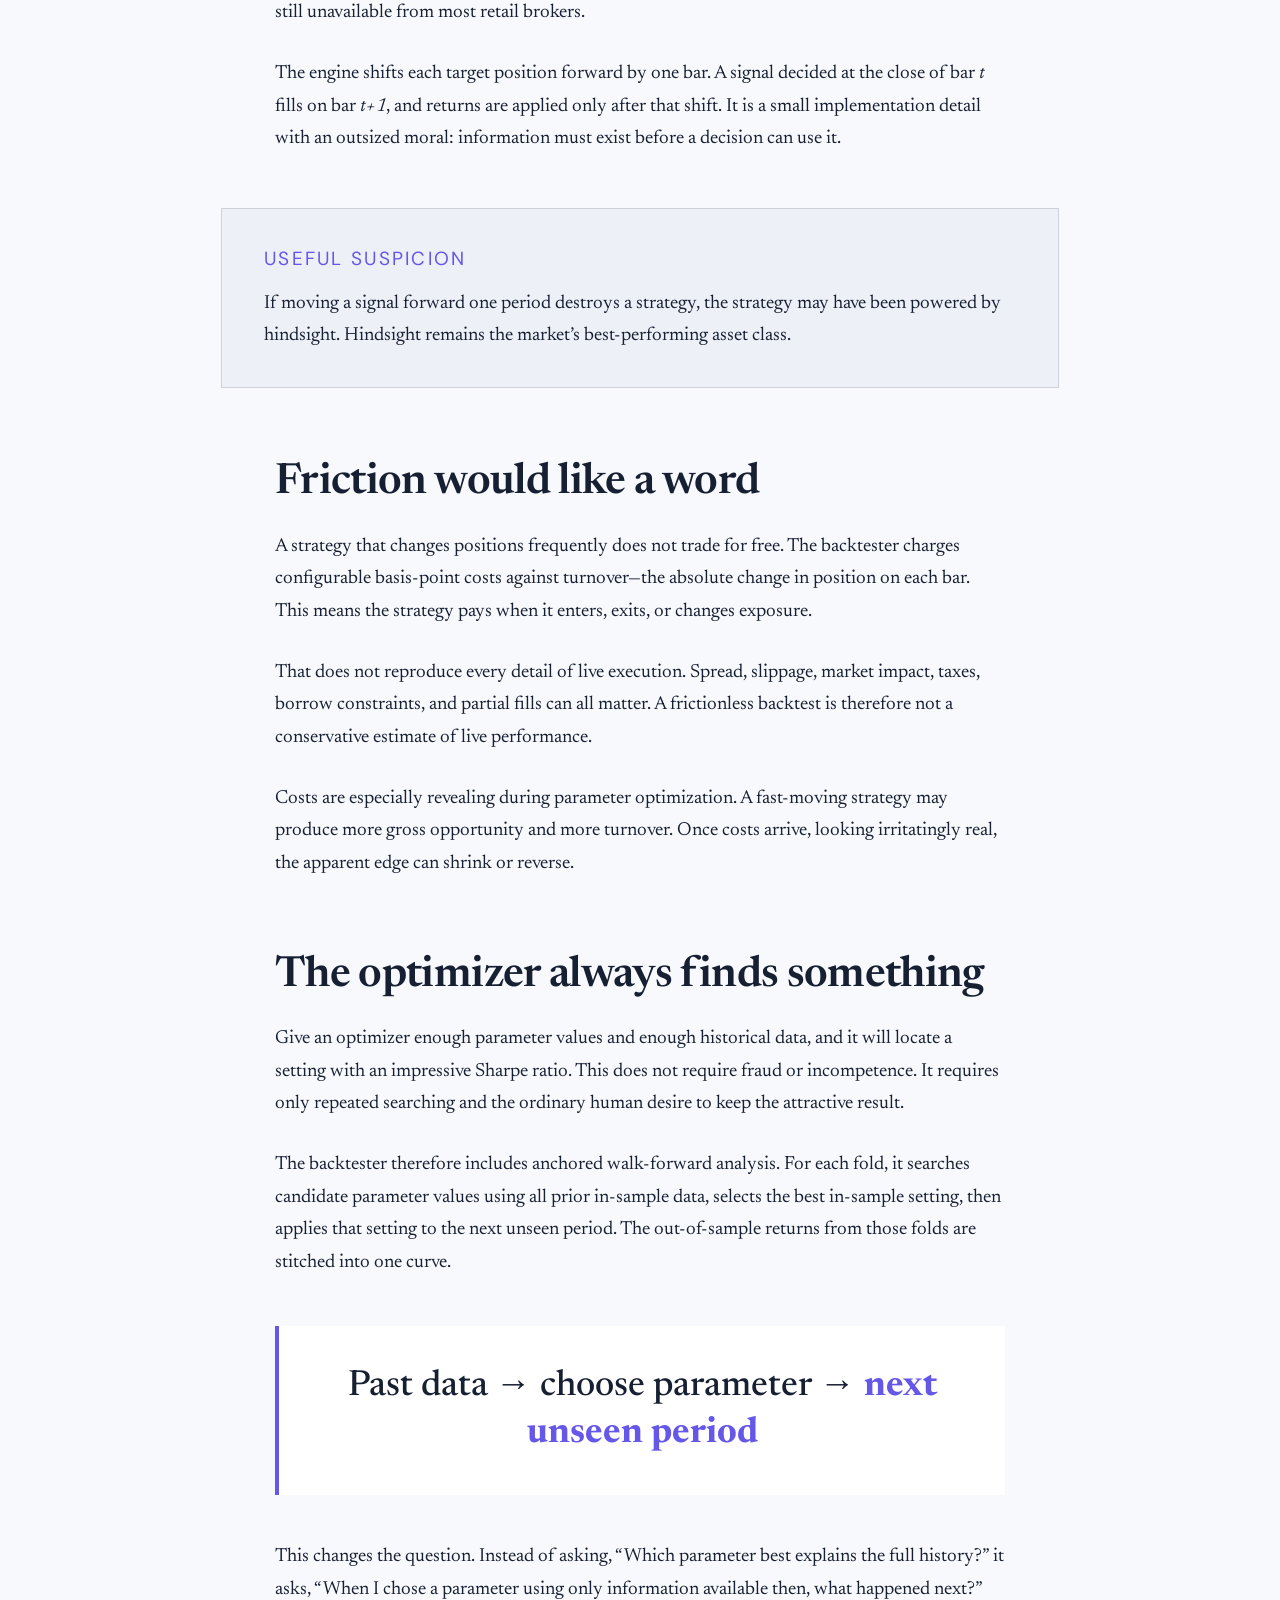
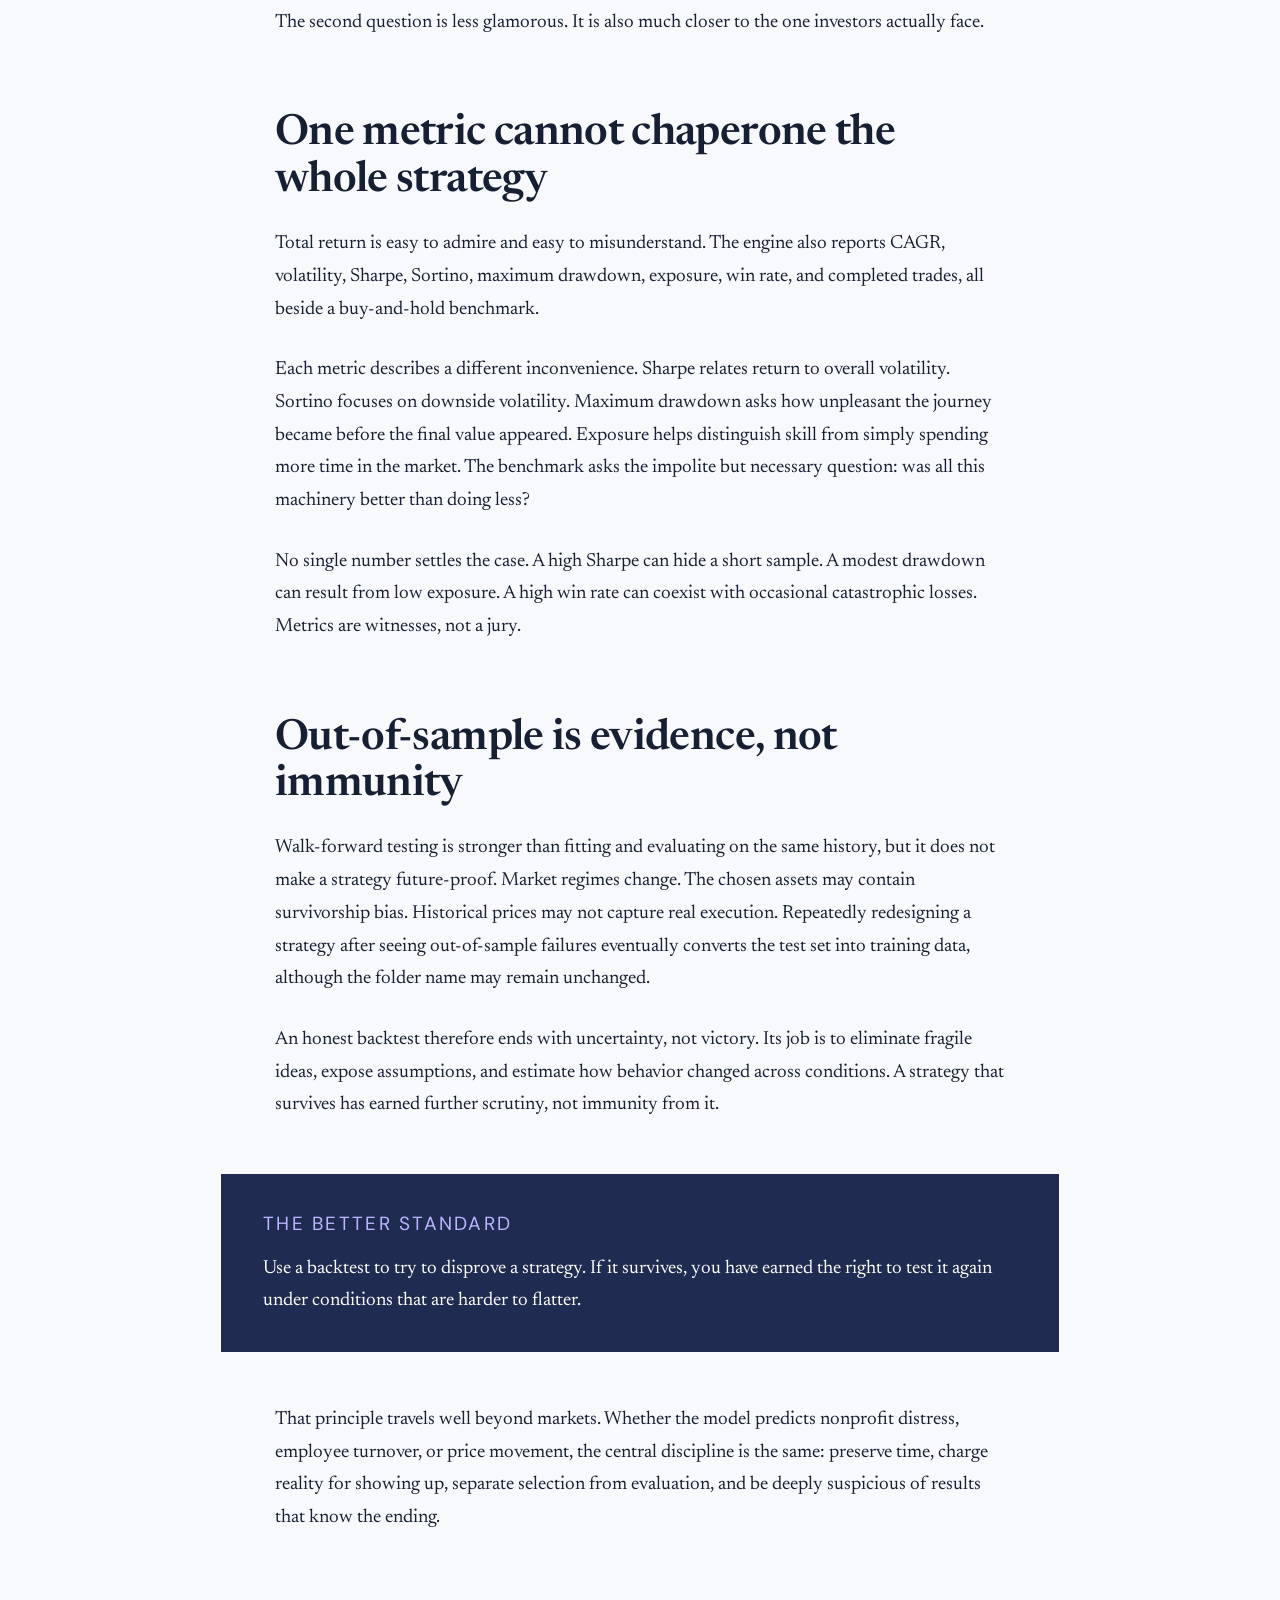
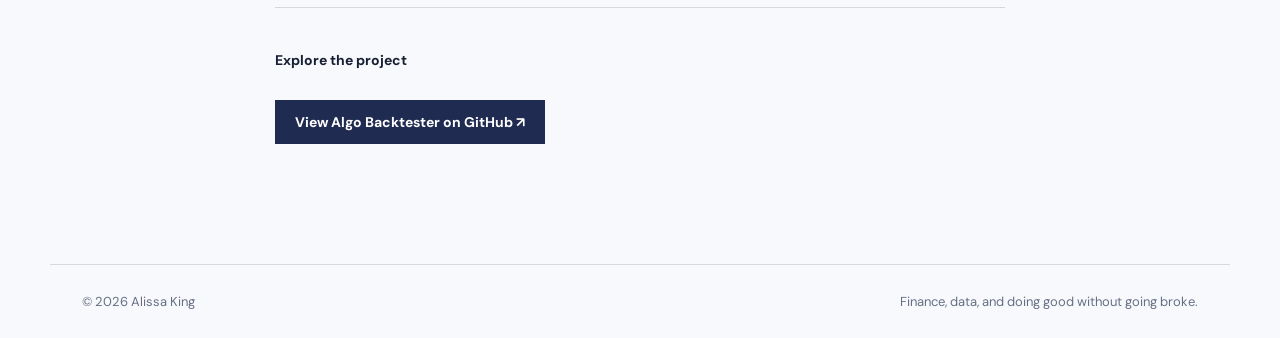
<file: posts/backtests-are-optimists.html>
<!doctype html>
<html lang="en">
<head>
  <meta charset="utf-8">
  <meta name="viewport" content="width=device-width, initial-scale=1">
  <meta name="description" content="What building an honest strategy backtester teaches us about look-ahead bias, costs, optimization, and out-of-sample evidence.">
  <title>Backtests Are Optimists With Excellent Formatting — The Nonprofit Margin</title>
  <link rel="preconnect" href="https://fonts.googleapis.com">
  <link rel="preconnect" href="https://fonts.gstatic.com" crossorigin>
  <link href="https://fonts.googleapis.com/css2?family=DM+Sans:wght@400;500;600;700&family=Newsreader:opsz,wght@6..72,500;6..72,600&display=swap" rel="stylesheet">
  <link rel="stylesheet" href="../assets/styles.css?v=20260620-3">
  <script src="../assets/margin.js?v=20260620-3" defer></script>
</head>
<body>
  <header class="site-header">
    <a class="wordmark" href="../index.html">The Nonprofit Margin</a>
    <nav aria-label="Primary navigation"><a href="../index.html#about">About</a><a href="https://github.com/Alissa-King">GitHub</a></nav>
  </header>
  <main class="article-shell">
    <article>
      <header class="article-header">
        <a class="back-link" href="../index.html">← All field notes</a>
        <p class="eyebrow">Markets · Model validation</p>
        <h1>Backtests Are Optimists With Excellent Formatting</h1>
        <p class="dek">The optimizer found the perfect strategy for 2019. 2019 has been notified. Honest testing begins after that.</p>
        <div class="byline"><span>By Alissa King</span><span>June 20, 2026 · 7 min read</span></div>
      </header>
      <div class="article-body">
        <p class="lede">A backtest is useful only to the extent that it reproduces the information and constraints a strategy would have faced at the time.</p>

        <p>Backtesting is indispensable. It is also unusually good at turning small assumptions into large fortunes, particularly when those fortunes never have to leave the browser. I built my <a href="https://github.com/Alissa-King/algo-backtester">Algo Backtester</a> to make those assumptions visible: a custom vectorized engine, transparent execution rules, transaction costs, benchmark comparisons, parameter sweeps, and anchored walk-forward analysis.</p>

        <p>The goal was to build a system that makes a strategy work harder for the privilege of looking convincing.</p>

        <h2>The first lie happens one bar early</h2>

        <p>Suppose a moving-average crossover is calculated using Tuesday’s closing price. A careless backtest may act as though the strategy also traded at Tuesday’s close. It has used information from the completed bar to obtain a price from that same bar—a modest feat of time travel, and still unavailable from most retail brokers.</p>

        <p>The engine shifts each target position forward by one bar. A signal decided at the close of bar <em>t</em> fills on bar <em>t+1</em>, and returns are applied only after that shift. It is a small implementation detail with an outsized moral: information must exist before a decision can use it.</p>

        <aside class="callout">
          <p class="callout-label">Useful suspicion</p>
          <p>If moving a signal forward one period destroys a strategy, the strategy may have been powered by hindsight. Hindsight remains the market’s best-performing asset class.</p>
        </aside>

        <h2>Friction would like a word</h2>

        <p>A strategy that changes positions frequently does not trade for free. The backtester charges configurable basis-point costs against turnover—the absolute change in position on each bar. This means the strategy pays when it enters, exits, or changes exposure.</p>

        <p>That does not reproduce every detail of live execution. Spread, slippage, market impact, taxes, borrow constraints, and partial fills can all matter. A frictionless backtest is therefore not a conservative estimate of live performance.</p>

        <p>Costs are especially revealing during parameter optimization. A fast-moving strategy may produce more gross opportunity and more turnover. Once costs arrive, looking irritatingly real, the apparent edge can shrink or reverse.</p>

        <h2>The optimizer always finds something</h2>

        <p>Give an optimizer enough parameter values and enough historical data, and it will locate a setting with an impressive Sharpe ratio. This does not require fraud or incompetence. It requires only repeated searching and the ordinary human desire to keep the attractive result.</p>

        <p>The backtester therefore includes anchored walk-forward analysis. For each fold, it searches candidate parameter values using all prior in-sample data, selects the best in-sample setting, then applies that setting to the next unseen period. The out-of-sample returns from those folds are stitched into one curve.</p>

        <div class="formula" role="img" aria-label="Past data selects a parameter, then the next unseen period tests it">
          Past data → choose parameter → <span>next unseen period</span>
        </div>

        <p>This changes the question. Instead of asking, “Which parameter best explains the full history?” it asks, “When I chose a parameter using only information available then, what happened next?” The second question is less glamorous. It is also much closer to the one investors actually face.</p>

        <h2>One metric cannot chaperone the whole strategy</h2>

        <p>Total return is easy to admire and easy to misunderstand. The engine also reports CAGR, volatility, Sharpe, Sortino, maximum drawdown, exposure, win rate, and completed trades, all beside a buy-and-hold benchmark.</p>

        <p>Each metric describes a different inconvenience. Sharpe relates return to overall volatility. Sortino focuses on downside volatility. Maximum drawdown asks how unpleasant the journey became before the final value appeared. Exposure helps distinguish skill from simply spending more time in the market. The benchmark asks the impolite but necessary question: was all this machinery better than doing less?</p>

        <p>No single number settles the case. A high Sharpe can hide a short sample. A modest drawdown can result from low exposure. A high win rate can coexist with occasional catastrophic losses. Metrics are witnesses, not a jury.</p>

        <h2>Out-of-sample is evidence, not immunity</h2>

        <p>Walk-forward testing is stronger than fitting and evaluating on the same history, but it does not make a strategy future-proof. Market regimes change. The chosen assets may contain survivorship bias. Historical prices may not capture real execution. Repeatedly redesigning a strategy after seeing out-of-sample failures eventually converts the test set into training data, although the folder name may remain unchanged.</p>

        <p>An honest backtest therefore ends with uncertainty, not victory. Its job is to eliminate fragile ideas, expose assumptions, and estimate how behavior changed across conditions. A strategy that survives has earned further scrutiny, not immunity from it.</p>

        <aside class="callout dark">
          <p class="callout-label">The better standard</p>
          <p>Use a backtest to try to disprove a strategy. If it survives, you have earned the right to test it again under conditions that are harder to flatter.</p>
        </aside>

        <p>That principle travels well beyond markets. Whether the model predicts nonprofit distress, employee turnover, or price movement, the central discipline is the same: preserve time, charge reality for showing up, separate selection from evaluation, and be deeply suspicious of results that know the ending.</p>

        <div class="article-end"><p><strong>Explore the project</strong></p><a class="button" href="https://github.com/Alissa-King/algo-backtester">View Algo Backtester on GitHub ↗</a></div>
      </div>
    </article>
  </main>
  <footer><span>© 2026 Alissa King</span><button class="footer-secret" type="button" data-footer-secret>Finance, data, and doing good without going broke.</button></footer>
  <div class="toast" role="status" aria-live="polite" data-toast></div>
  <!-- Past performance is not a personality. -->
</body>
</html>
</file>
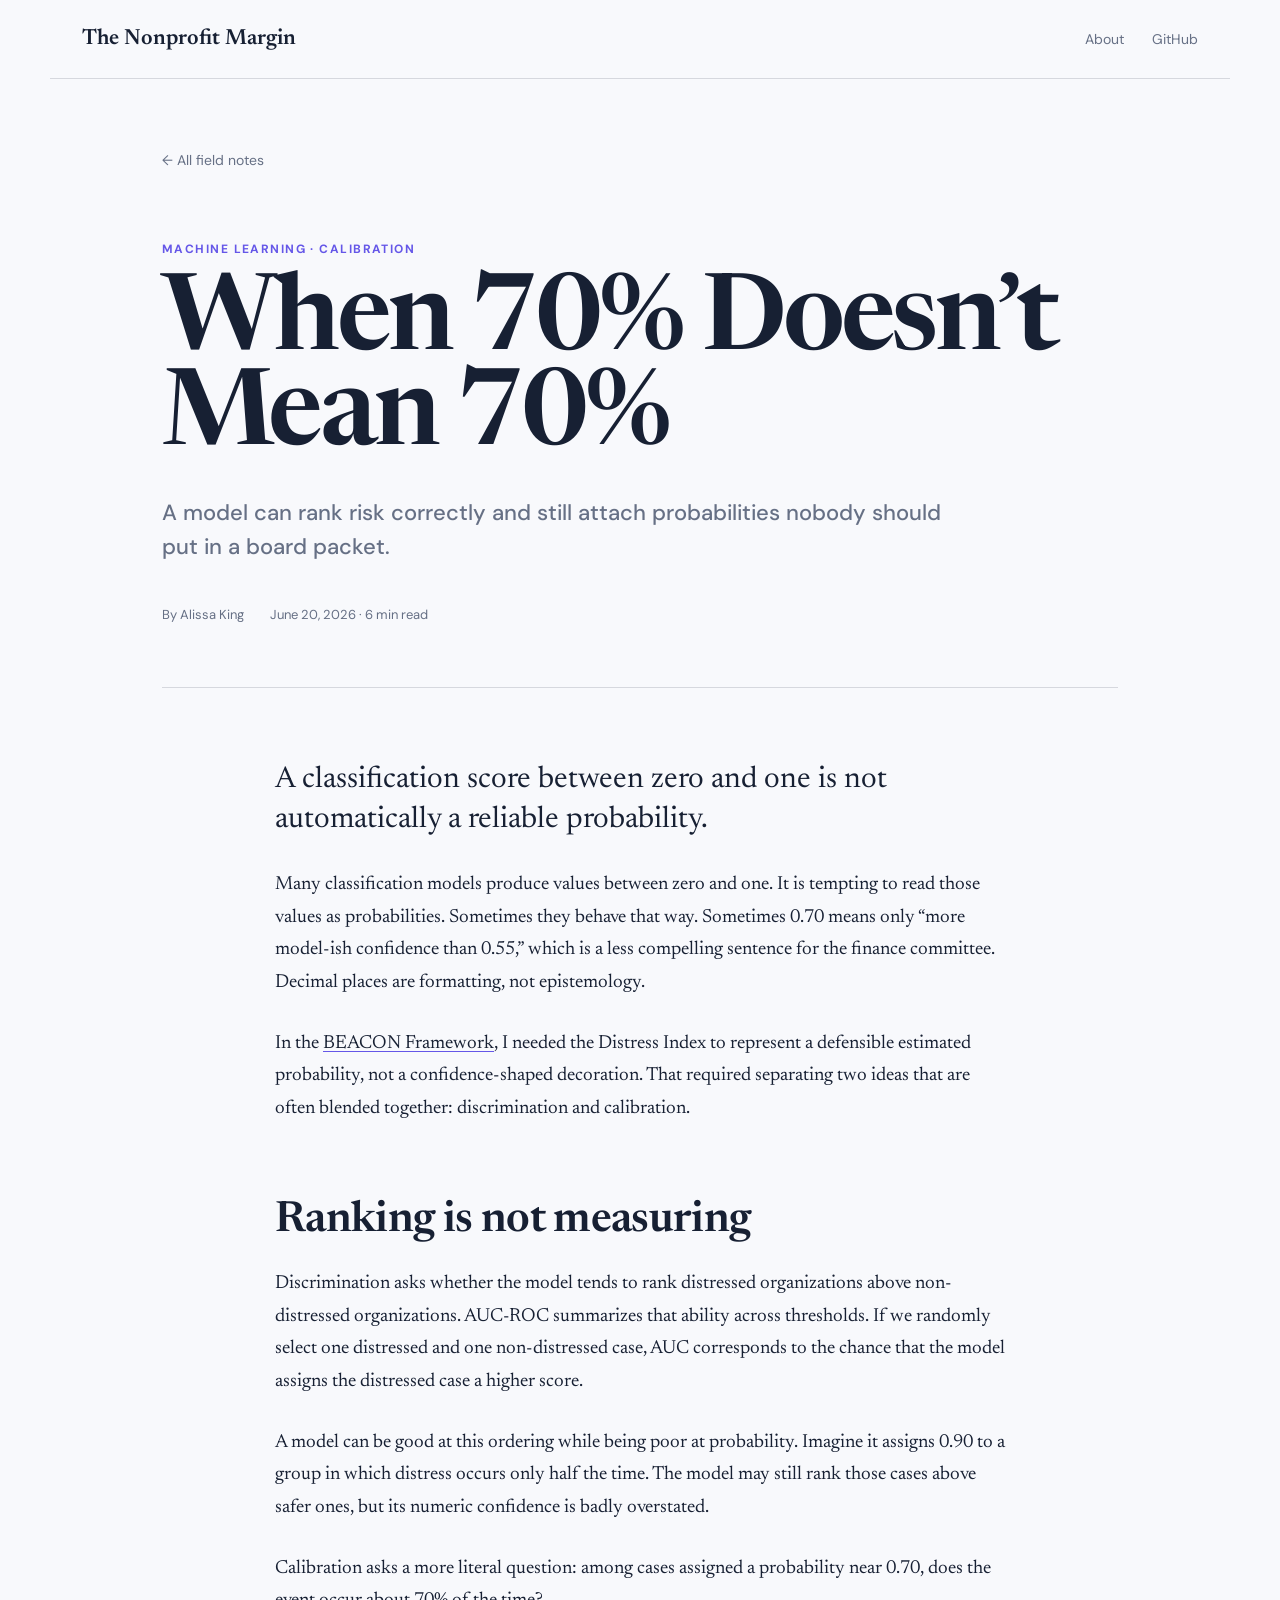
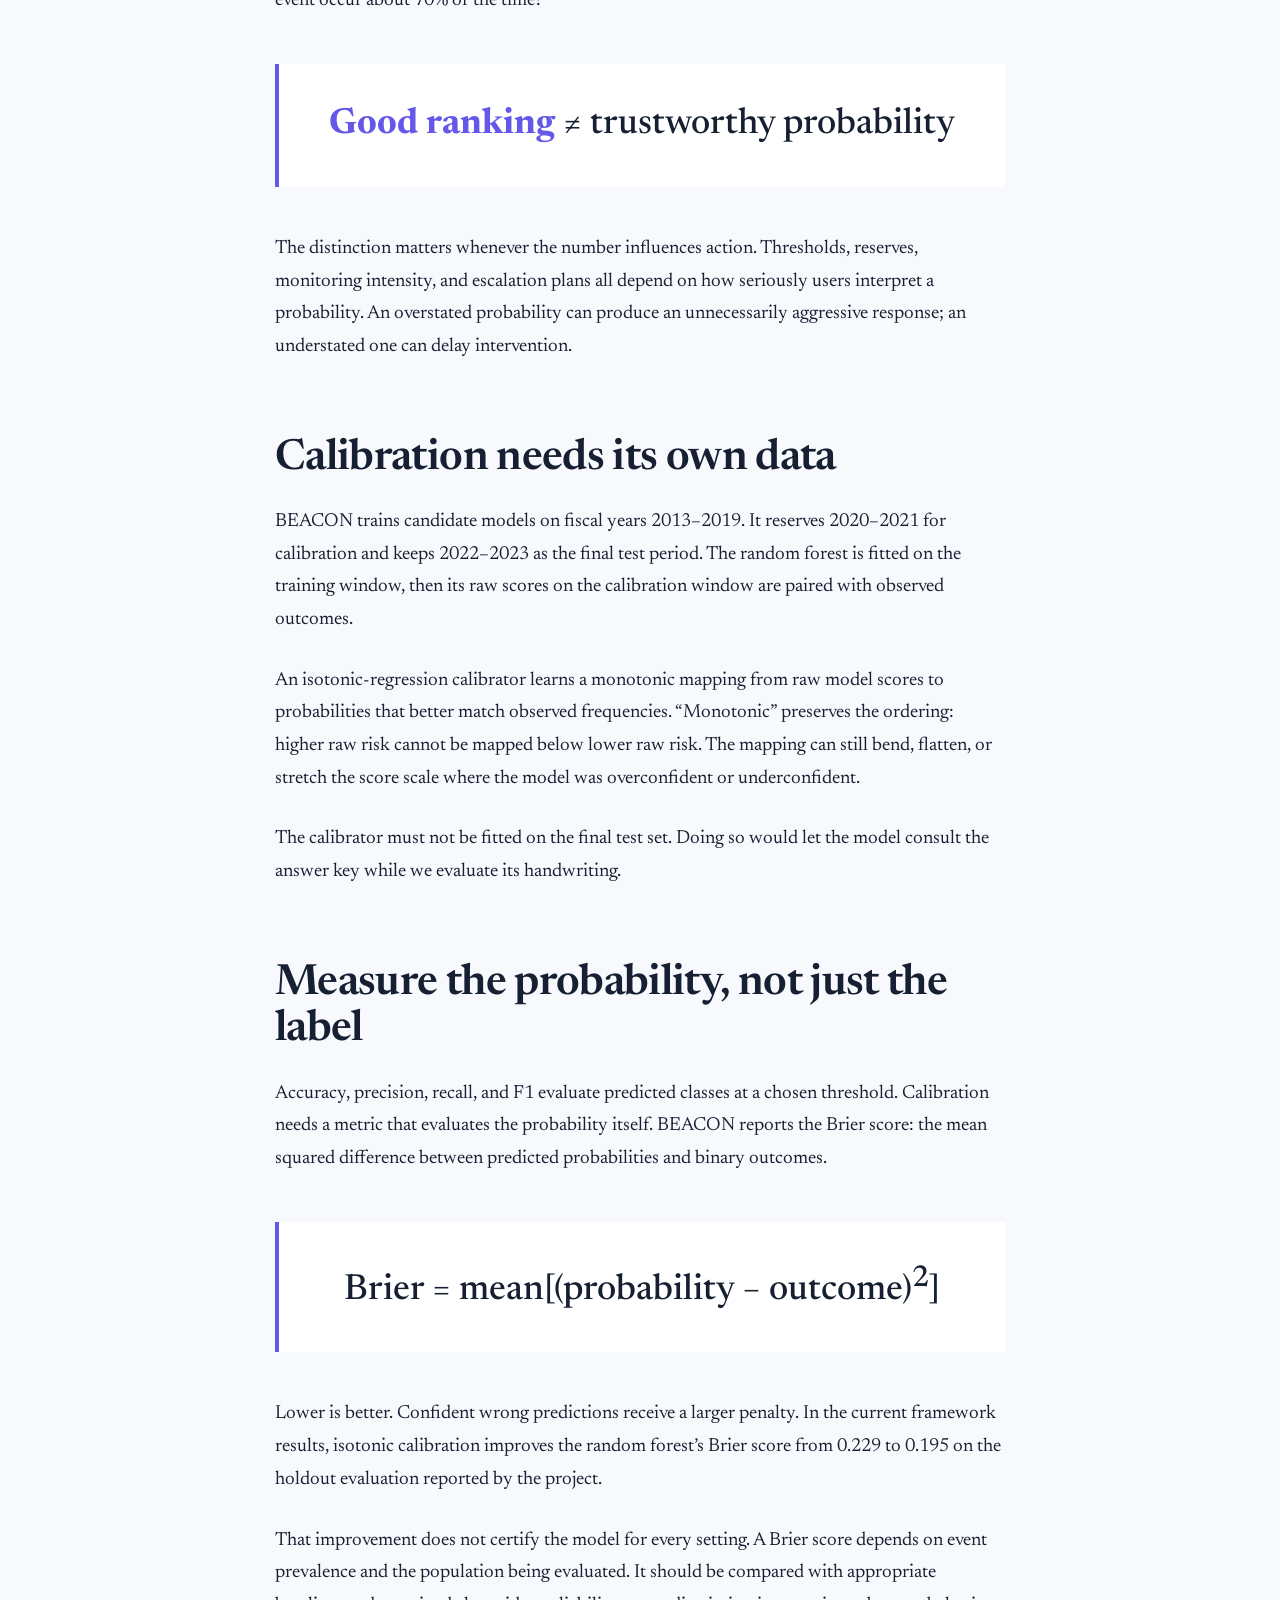
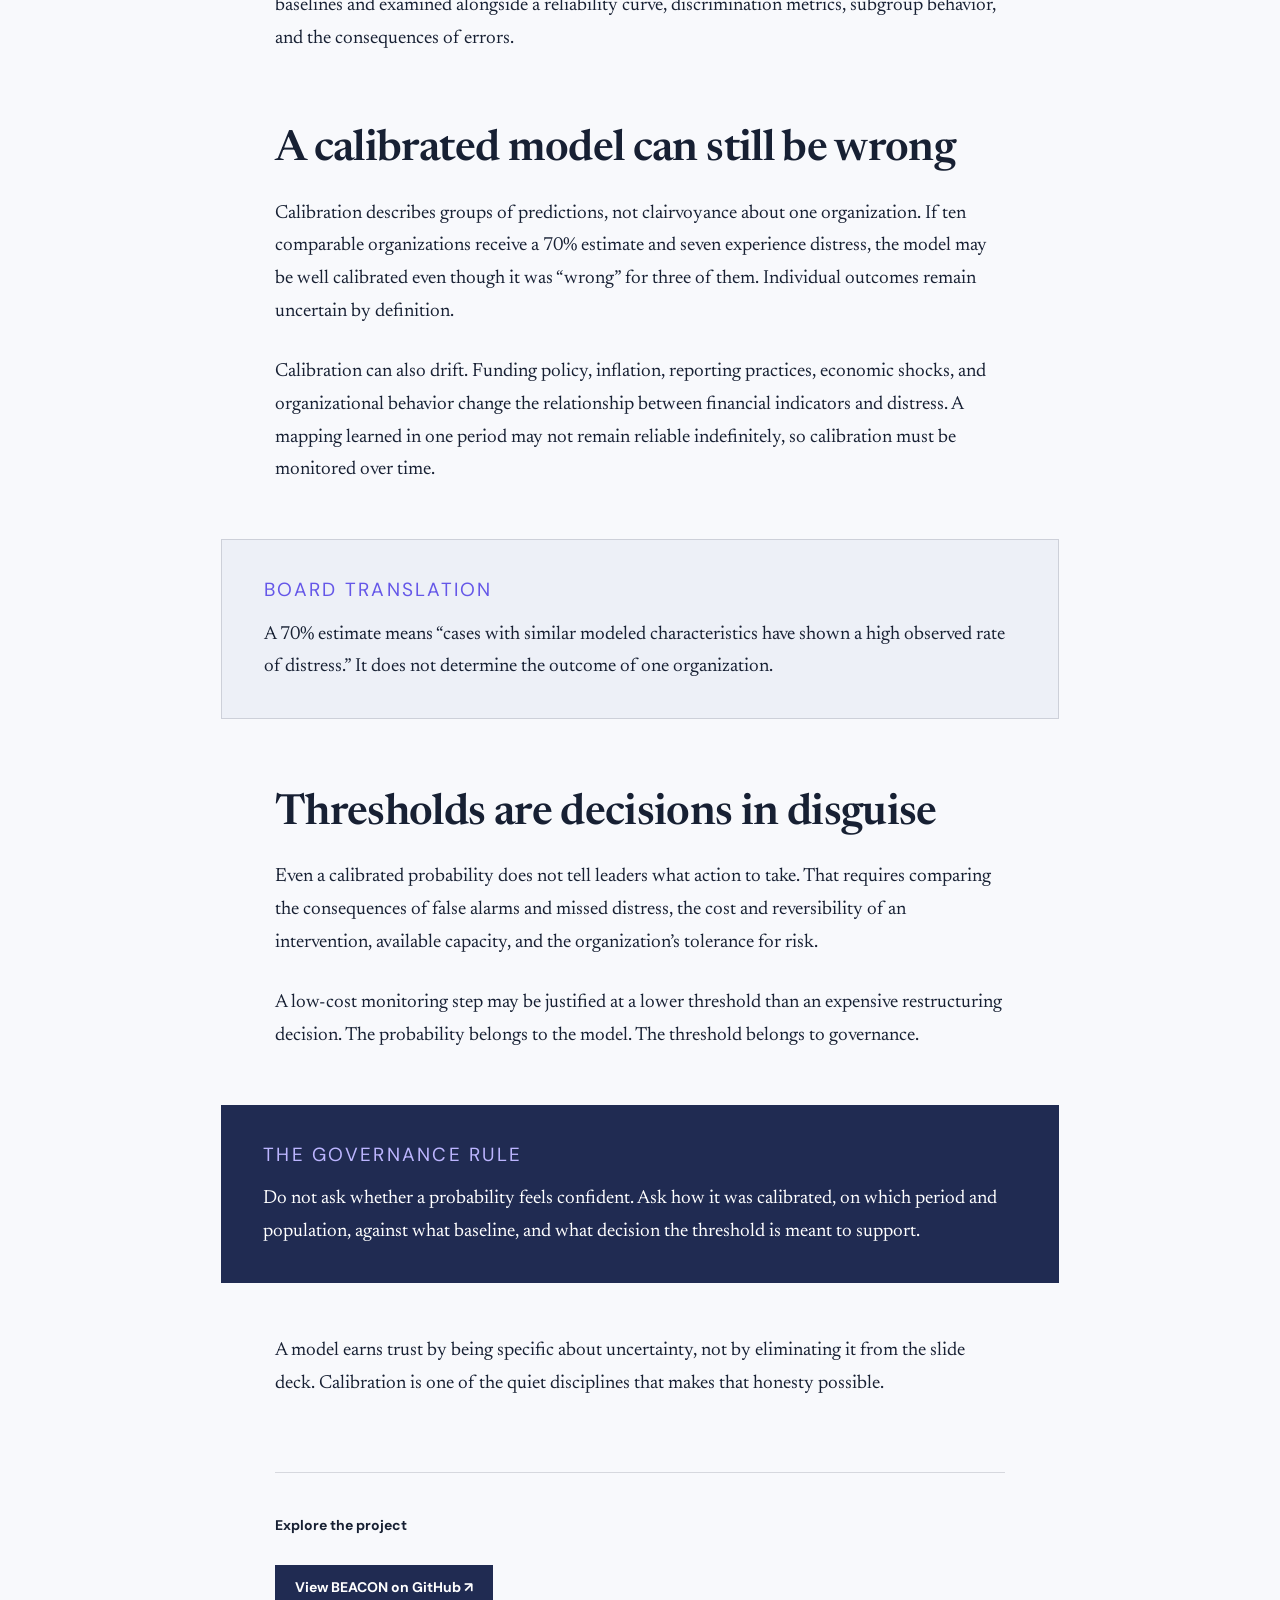
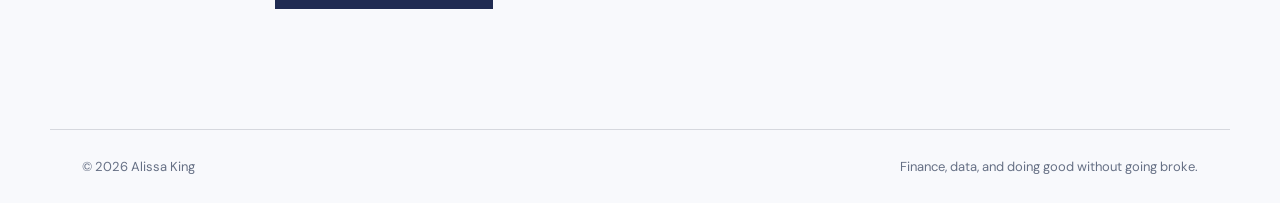
<file: posts/confidence-without-calibration.html>
<!doctype html>
<html lang="en">
<head>
  <meta charset="utf-8"><meta name="viewport" content="width=device-width, initial-scale=1">
  <meta name="description" content="Why risk models need calibrated probabilities, not only strong rankings, before their outputs belong in governance decisions.">
  <title>When 70% Doesn’t Mean 70% — The Nonprofit Margin</title>
  <link rel="preconnect" href="https://fonts.googleapis.com"><link rel="preconnect" href="https://fonts.gstatic.com" crossorigin>
  <link href="https://fonts.googleapis.com/css2?family=DM+Sans:wght@400;500;600;700&family=Newsreader:opsz,wght@6..72,500;6..72,600&display=swap" rel="stylesheet">
  <link rel="stylesheet" href="../assets/styles.css?v=20260620-3"><script src="../assets/margin.js?v=20260620-3" defer></script>
</head>
<body>
  <header class="site-header"><a class="wordmark" href="../index.html">The Nonprofit Margin</a><nav aria-label="Primary navigation"><a href="../index.html#about">About</a><a href="https://github.com/Alissa-King">GitHub</a></nav></header>
  <main class="article-shell"><article>
    <header class="article-header">
      <a class="back-link" href="../index.html">← All field notes</a><p class="eyebrow">Machine learning · Calibration</p>
      <h1>When 70% Doesn’t Mean 70%</h1>
      <p class="dek">A model can rank risk correctly and still attach probabilities nobody should put in a board packet.</p>
      <div class="byline"><span>By Alissa King</span><span>June 20, 2026 · 6 min read</span></div>
    </header>
    <div class="article-body">
      <p class="lede">A classification score between zero and one is not automatically a reliable probability.</p>

      <p>Many classification models produce values between zero and one. It is tempting to read those values as probabilities. Sometimes they behave that way. Sometimes 0.70 means only “more model-ish confidence than 0.55,” which is a less compelling sentence for the finance committee. Decimal places are formatting, not epistemology.</p>

      <p>In the <a href="https://github.com/Alissa-King/BEACON">BEACON Framework</a>, I needed the Distress Index to represent a defensible estimated probability, not a confidence-shaped decoration. That required separating two ideas that are often blended together: discrimination and calibration.</p>

      <h2>Ranking is not measuring</h2>

      <p>Discrimination asks whether the model tends to rank distressed organizations above non-distressed organizations. AUC-ROC summarizes that ability across thresholds. If we randomly select one distressed and one non-distressed case, AUC corresponds to the chance that the model assigns the distressed case a higher score.</p>

      <p>A model can be good at this ordering while being poor at probability. Imagine it assigns 0.90 to a group in which distress occurs only half the time. The model may still rank those cases above safer ones, but its numeric confidence is badly overstated.</p>

      <p>Calibration asks a more literal question: among cases assigned a probability near 0.70, does the event occur about 70% of the time?</p>

      <div class="formula"><span>Good ranking</span> ≠ trustworthy probability</div>

      <p>The distinction matters whenever the number influences action. Thresholds, reserves, monitoring intensity, and escalation plans all depend on how seriously users interpret a probability. An overstated probability can produce an unnecessarily aggressive response; an understated one can delay intervention.</p>

      <h2>Calibration needs its own data</h2>

      <p>BEACON trains candidate models on fiscal years 2013–2019. It reserves 2020–2021 for calibration and keeps 2022–2023 as the final test period. The random forest is fitted on the training window, then its raw scores on the calibration window are paired with observed outcomes.</p>

      <p>An isotonic-regression calibrator learns a monotonic mapping from raw model scores to probabilities that better match observed frequencies. “Monotonic” preserves the ordering: higher raw risk cannot be mapped below lower raw risk. The mapping can still bend, flatten, or stretch the score scale where the model was overconfident or underconfident.</p>

      <p>The calibrator must not be fitted on the final test set. Doing so would let the model consult the answer key while we evaluate its handwriting.</p>

      <h2>Measure the probability, not just the label</h2>

      <p>Accuracy, precision, recall, and F1 evaluate predicted classes at a chosen threshold. Calibration needs a metric that evaluates the probability itself. BEACON reports the Brier score: the mean squared difference between predicted probabilities and binary outcomes.</p>

      <div class="formula" role="img" aria-label="Brier score equals the average squared difference between probability and outcome">
        Brier = mean[(probability − outcome)<sup>2</sup>]
      </div>

      <p>Lower is better. Confident wrong predictions receive a larger penalty. In the current framework results, isotonic calibration improves the random forest’s Brier score from 0.229 to 0.195 on the holdout evaluation reported by the project.</p>

      <p>That improvement does not certify the model for every setting. A Brier score depends on event prevalence and the population being evaluated. It should be compared with appropriate baselines and examined alongside a reliability curve, discrimination metrics, subgroup behavior, and the consequences of errors.</p>

      <h2>A calibrated model can still be wrong</h2>

      <p>Calibration describes groups of predictions, not clairvoyance about one organization. If ten comparable organizations receive a 70% estimate and seven experience distress, the model may be well calibrated even though it was “wrong” for three of them. Individual outcomes remain uncertain by definition.</p>

      <p>Calibration can also drift. Funding policy, inflation, reporting practices, economic shocks, and organizational behavior change the relationship between financial indicators and distress. A mapping learned in one period may not remain reliable indefinitely, so calibration must be monitored over time.</p>

      <aside class="callout"><p class="callout-label">Board translation</p><p>A 70% estimate means “cases with similar modeled characteristics have shown a high observed rate of distress.” It does not determine the outcome of one organization.</p></aside>

      <h2>Thresholds are decisions in disguise</h2>

      <p>Even a calibrated probability does not tell leaders what action to take. That requires comparing the consequences of false alarms and missed distress, the cost and reversibility of an intervention, available capacity, and the organization’s tolerance for risk.</p>

      <p>A low-cost monitoring step may be justified at a lower threshold than an expensive restructuring decision. The probability belongs to the model. The threshold belongs to governance.</p>

      <aside class="callout dark"><p class="callout-label">The governance rule</p><p>Do not ask whether a probability feels confident. Ask how it was calibrated, on which period and population, against what baseline, and what decision the threshold is meant to support.</p></aside>

      <p>A model earns trust by being specific about uncertainty, not by eliminating it from the slide deck. Calibration is one of the quiet disciplines that makes that honesty possible.</p>

      <div class="article-end"><p><strong>Explore the project</strong></p><a class="button" href="https://github.com/Alissa-King/BEACON">View BEACON on GitHub ↗</a></div>
    </div>
  </article></main>
  <footer><span>© 2026 Alissa King</span><button class="footer-secret" type="button" data-footer-secret>Finance, data, and doing good without going broke.</button></footer><div class="toast" role="status" aria-live="polite" data-toast></div>
  <!-- Probability of finding this comment conditional on opening DevTools: high. -->
</body>
</html>
</file>
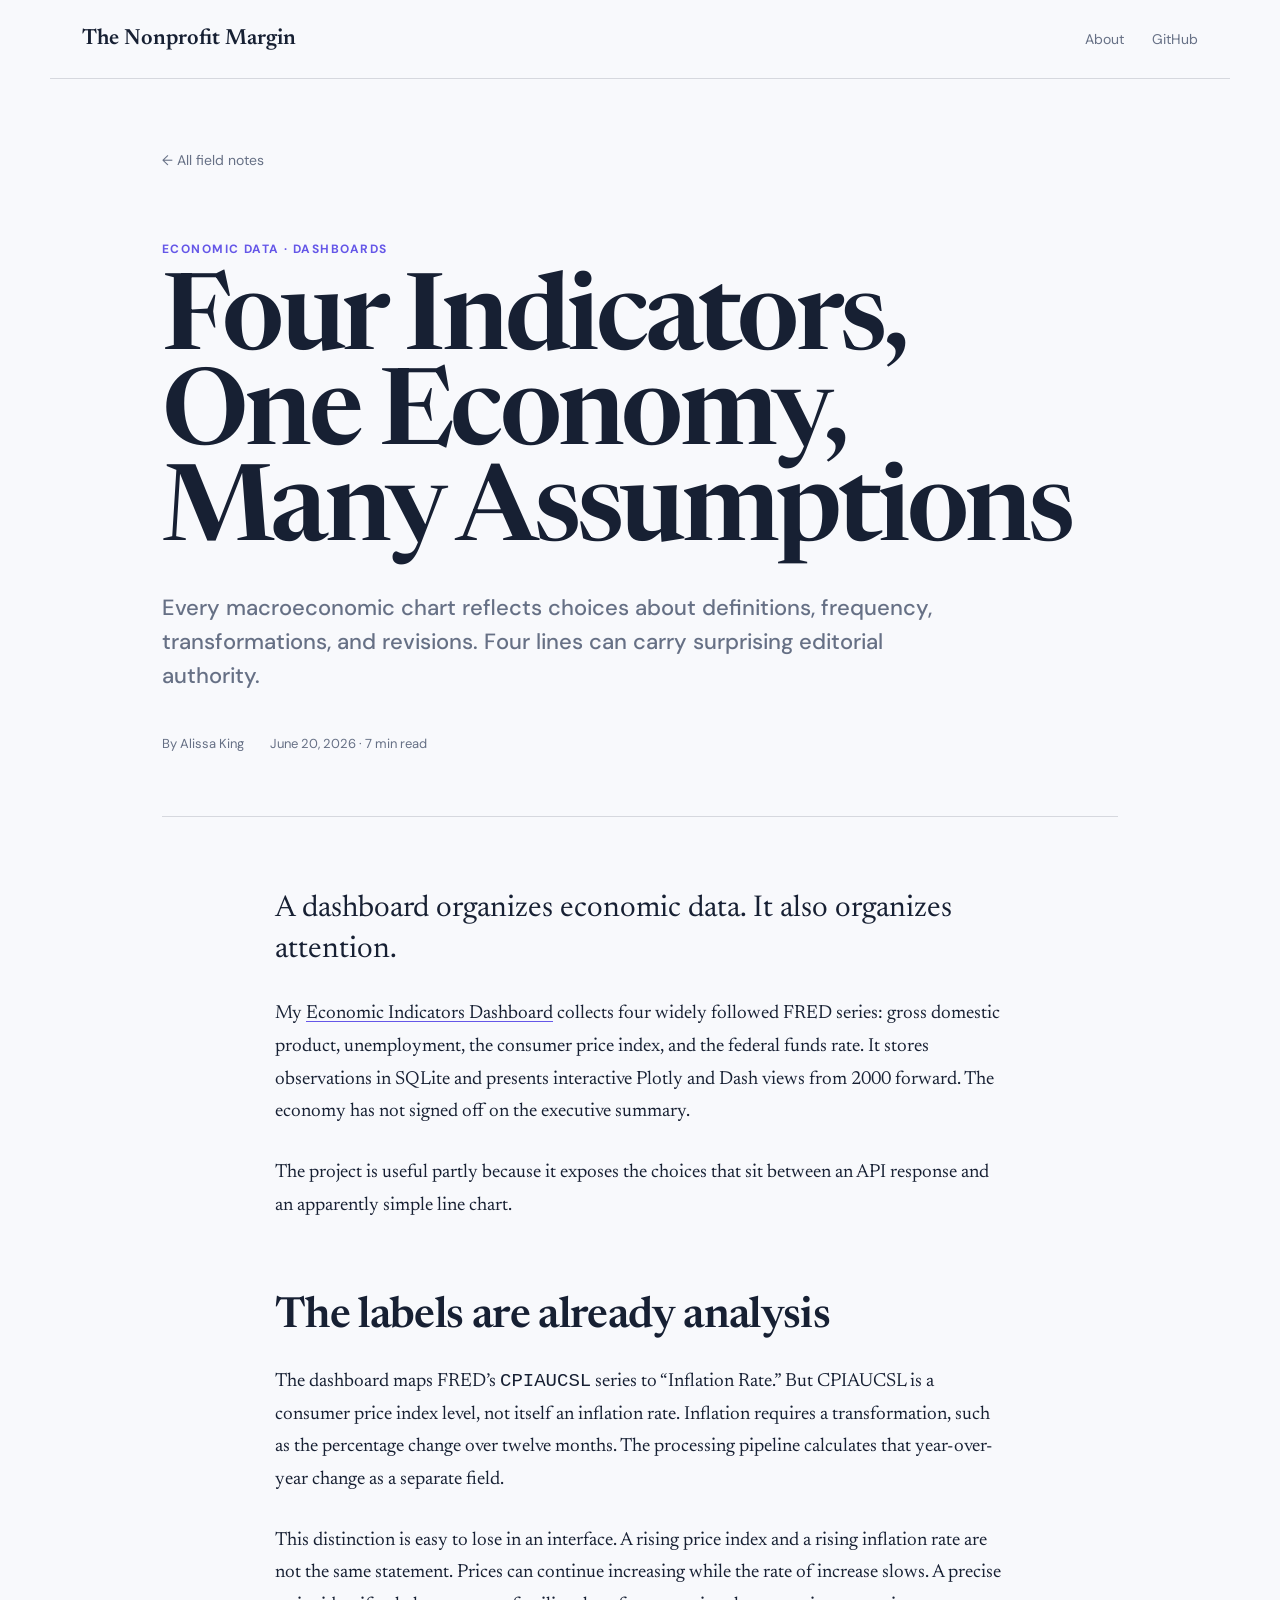
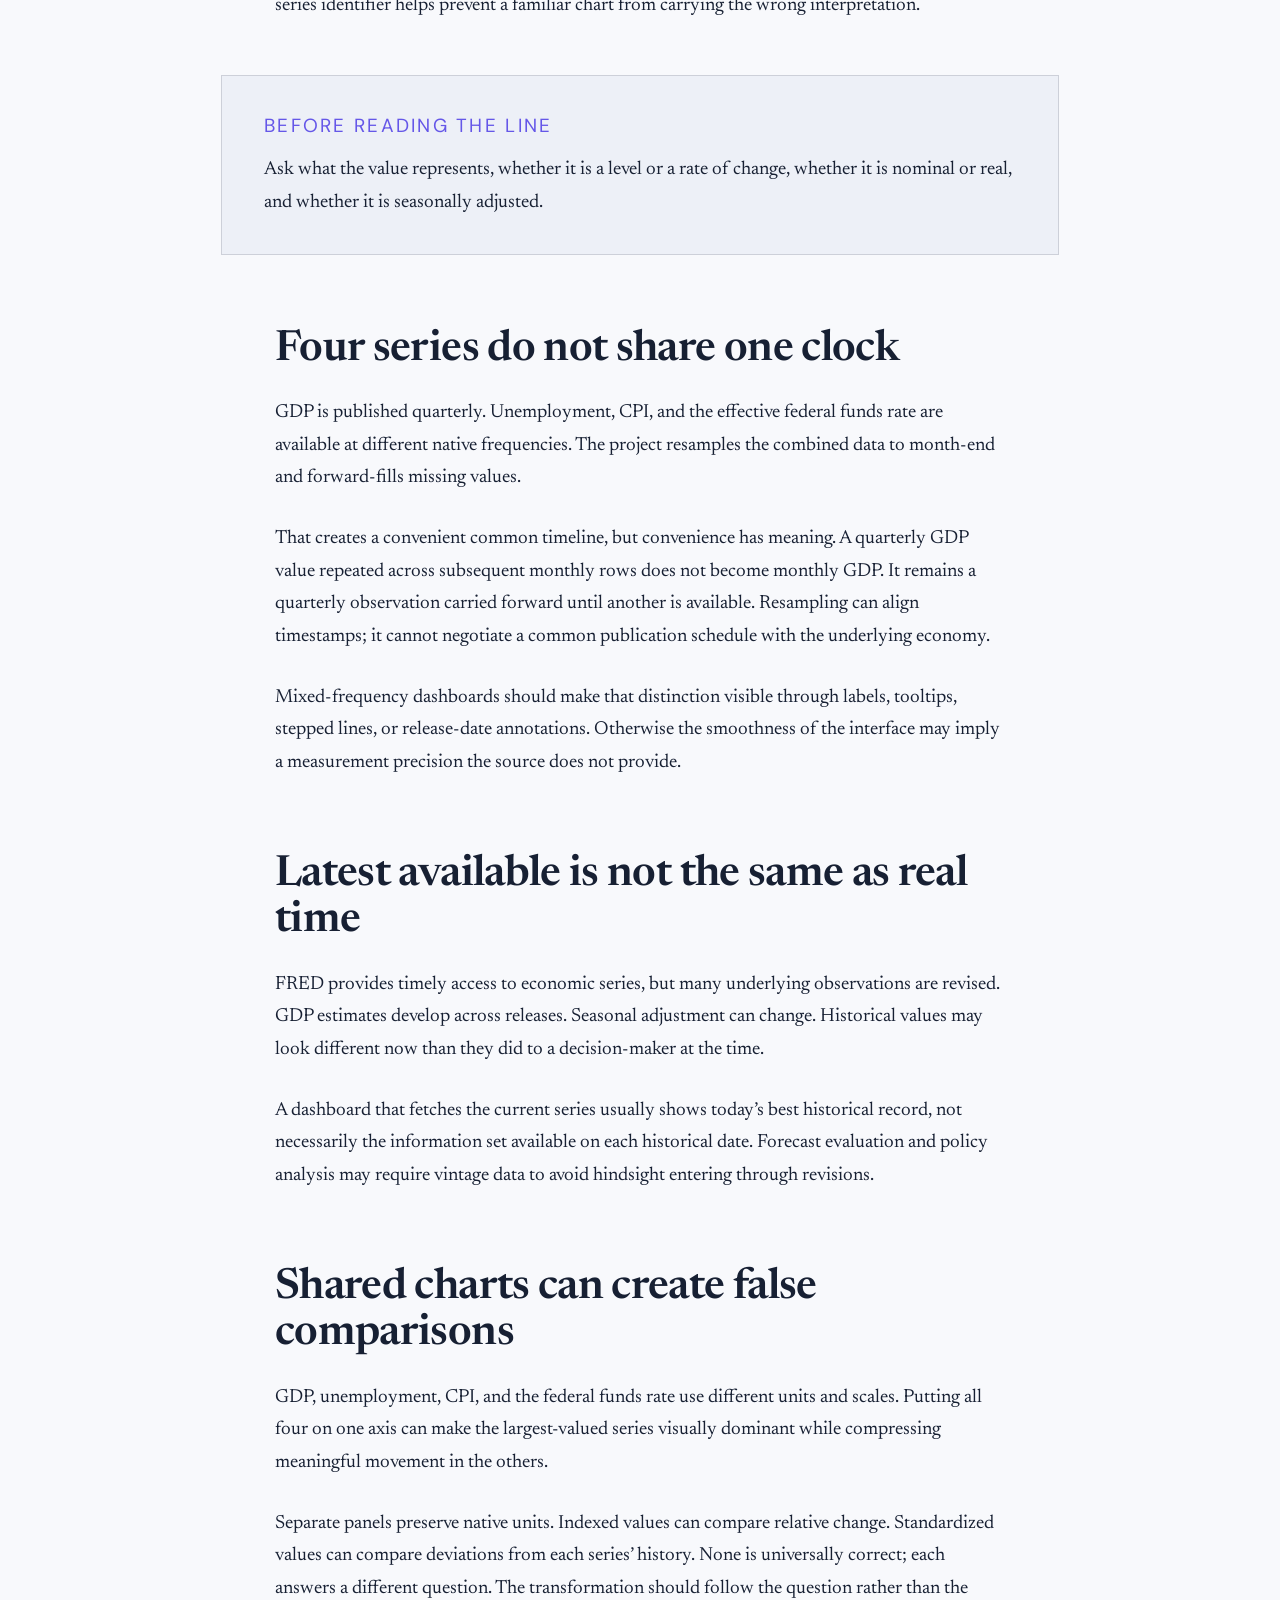
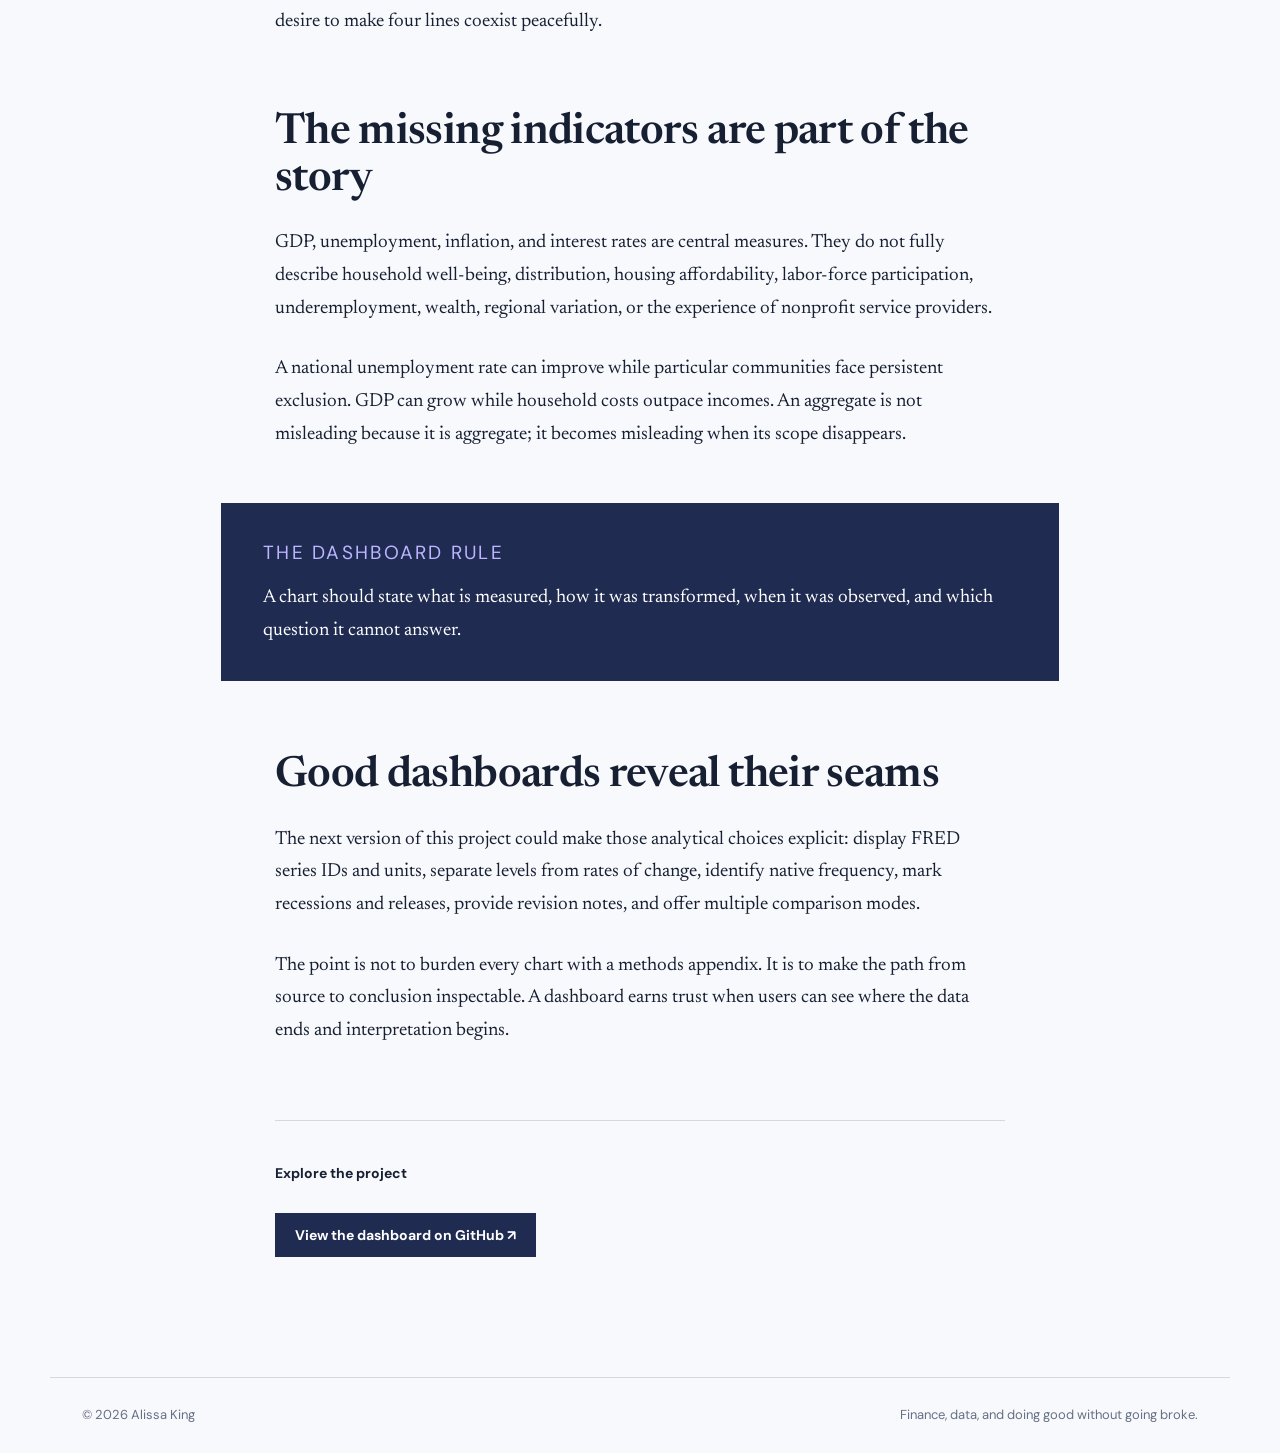
<file: posts/dashboard-is-not-the-economy.html>
<!doctype html>
<html lang="en">
<head>
  <meta charset="utf-8"><meta name="viewport" content="width=device-width, initial-scale=1">
  <meta name="description" content="Why economic dashboards are analytical constructions shaped by series definitions, frequency, transformations, revisions, and omissions.">
  <title>Four Indicators, One Economy, Many Assumptions — The Nonprofit Margin</title>
  <link rel="preconnect" href="https://fonts.googleapis.com"><link rel="preconnect" href="https://fonts.gstatic.com" crossorigin>
  <link href="https://fonts.googleapis.com/css2?family=DM+Sans:wght@400;500;600;700&family=Newsreader:opsz,wght@6..72,500;6..72,600&display=swap" rel="stylesheet">
  <link rel="stylesheet" href="../assets/styles.css?v=20260620-3"><script src="../assets/margin.js?v=20260620-3" defer></script>
</head>
<body>
  <header class="site-header"><a class="wordmark" href="../index.html">The Nonprofit Margin</a><nav aria-label="Primary navigation"><a href="../index.html#about">About</a><a href="https://github.com/Alissa-King">GitHub</a></nav></header>
  <main class="article-shell"><article>
    <header class="article-header">
      <a class="back-link" href="../index.html">← All field notes</a><p class="eyebrow">Economic data · Dashboards</p>
      <h1>Four Indicators, One Economy, Many Assumptions</h1>
      <p class="dek">Every macroeconomic chart reflects choices about definitions, frequency, transformations, and revisions. Four lines can carry surprising editorial authority.</p>
      <div class="byline"><span>By Alissa King</span><span>June 20, 2026 · 7 min read</span></div>
    </header>
    <div class="article-body">
      <p class="lede">A dashboard organizes economic data. It also organizes attention.</p>

      <p>My <a href="https://github.com/Alissa-King/Economic-Indicators-Dashboard">Economic Indicators Dashboard</a> collects four widely followed FRED series: gross domestic product, unemployment, the consumer price index, and the federal funds rate. It stores observations in SQLite and presents interactive Plotly and Dash views from 2000 forward. The economy has not signed off on the executive summary.</p>

      <p>The project is useful partly because it exposes the choices that sit between an API response and an apparently simple line chart.</p>

      <h2>The labels are already analysis</h2>

      <p>The dashboard maps FRED’s <code>CPIAUCSL</code> series to “Inflation Rate.” But CPIAUCSL is a consumer price index level, not itself an inflation rate. Inflation requires a transformation, such as the percentage change over twelve months. The processing pipeline calculates that year-over-year change as a separate field.</p>

      <p>This distinction is easy to lose in an interface. A rising price index and a rising inflation rate are not the same statement. Prices can continue increasing while the rate of increase slows. A precise series identifier helps prevent a familiar chart from carrying the wrong interpretation.</p>

      <aside class="callout"><p class="callout-label">Before reading the line</p><p>Ask what the value represents, whether it is a level or a rate of change, whether it is nominal or real, and whether it is seasonally adjusted.</p></aside>

      <h2>Four series do not share one clock</h2>

      <p>GDP is published quarterly. Unemployment, CPI, and the effective federal funds rate are available at different native frequencies. The project resamples the combined data to month-end and forward-fills missing values.</p>

      <p>That creates a convenient common timeline, but convenience has meaning. A quarterly GDP value repeated across subsequent monthly rows does not become monthly GDP. It remains a quarterly observation carried forward until another is available. Resampling can align timestamps; it cannot negotiate a common publication schedule with the underlying economy.</p>

      <p>Mixed-frequency dashboards should make that distinction visible through labels, tooltips, stepped lines, or release-date annotations. Otherwise the smoothness of the interface may imply a measurement precision the source does not provide.</p>

      <h2>Latest available is not the same as real time</h2>

      <p>FRED provides timely access to economic series, but many underlying observations are revised. GDP estimates develop across releases. Seasonal adjustment can change. Historical values may look different now than they did to a decision-maker at the time.</p>

      <p>A dashboard that fetches the current series usually shows today’s best historical record, not necessarily the information set available on each historical date. Forecast evaluation and policy analysis may require vintage data to avoid hindsight entering through revisions.</p>

      <h2>Shared charts can create false comparisons</h2>

      <p>GDP, unemployment, CPI, and the federal funds rate use different units and scales. Putting all four on one axis can make the largest-valued series visually dominant while compressing meaningful movement in the others.</p>

      <p>Separate panels preserve native units. Indexed values can compare relative change. Standardized values can compare deviations from each series’ history. None is universally correct; each answers a different question. The transformation should follow the question rather than the desire to make four lines coexist peacefully.</p>

      <h2>The missing indicators are part of the story</h2>

      <p>GDP, unemployment, inflation, and interest rates are central measures. They do not fully describe household well-being, distribution, housing affordability, labor-force participation, underemployment, wealth, regional variation, or the experience of nonprofit service providers.</p>

      <p>A national unemployment rate can improve while particular communities face persistent exclusion. GDP can grow while household costs outpace incomes. An aggregate is not misleading because it is aggregate; it becomes misleading when its scope disappears.</p>

      <aside class="callout dark"><p class="callout-label">The dashboard rule</p><p>A chart should state what is measured, how it was transformed, when it was observed, and which question it cannot answer.</p></aside>

      <h2>Good dashboards reveal their seams</h2>

      <p>The next version of this project could make those analytical choices explicit: display FRED series IDs and units, separate levels from rates of change, identify native frequency, mark recessions and releases, provide revision notes, and offer multiple comparison modes.</p>

      <p>The point is not to burden every chart with a methods appendix. It is to make the path from source to conclusion inspectable. A dashboard earns trust when users can see where the data ends and interpretation begins.</p>

      <div class="article-end"><p><strong>Explore the project</strong></p><a class="button" href="https://github.com/Alissa-King/Economic-Indicators-Dashboard">View the dashboard on GitHub ↗</a></div>
    </div>
  </article></main>
  <footer><span>© 2026 Alissa King</span><button class="footer-secret" type="button" data-footer-secret>Finance, data, and doing good without going broke.</button></footer><div class="toast" role="status" aria-live="polite" data-toast></div>
  <!-- Aggregate confidence may conceal local uncertainty. -->
</body>
</html>
</file>
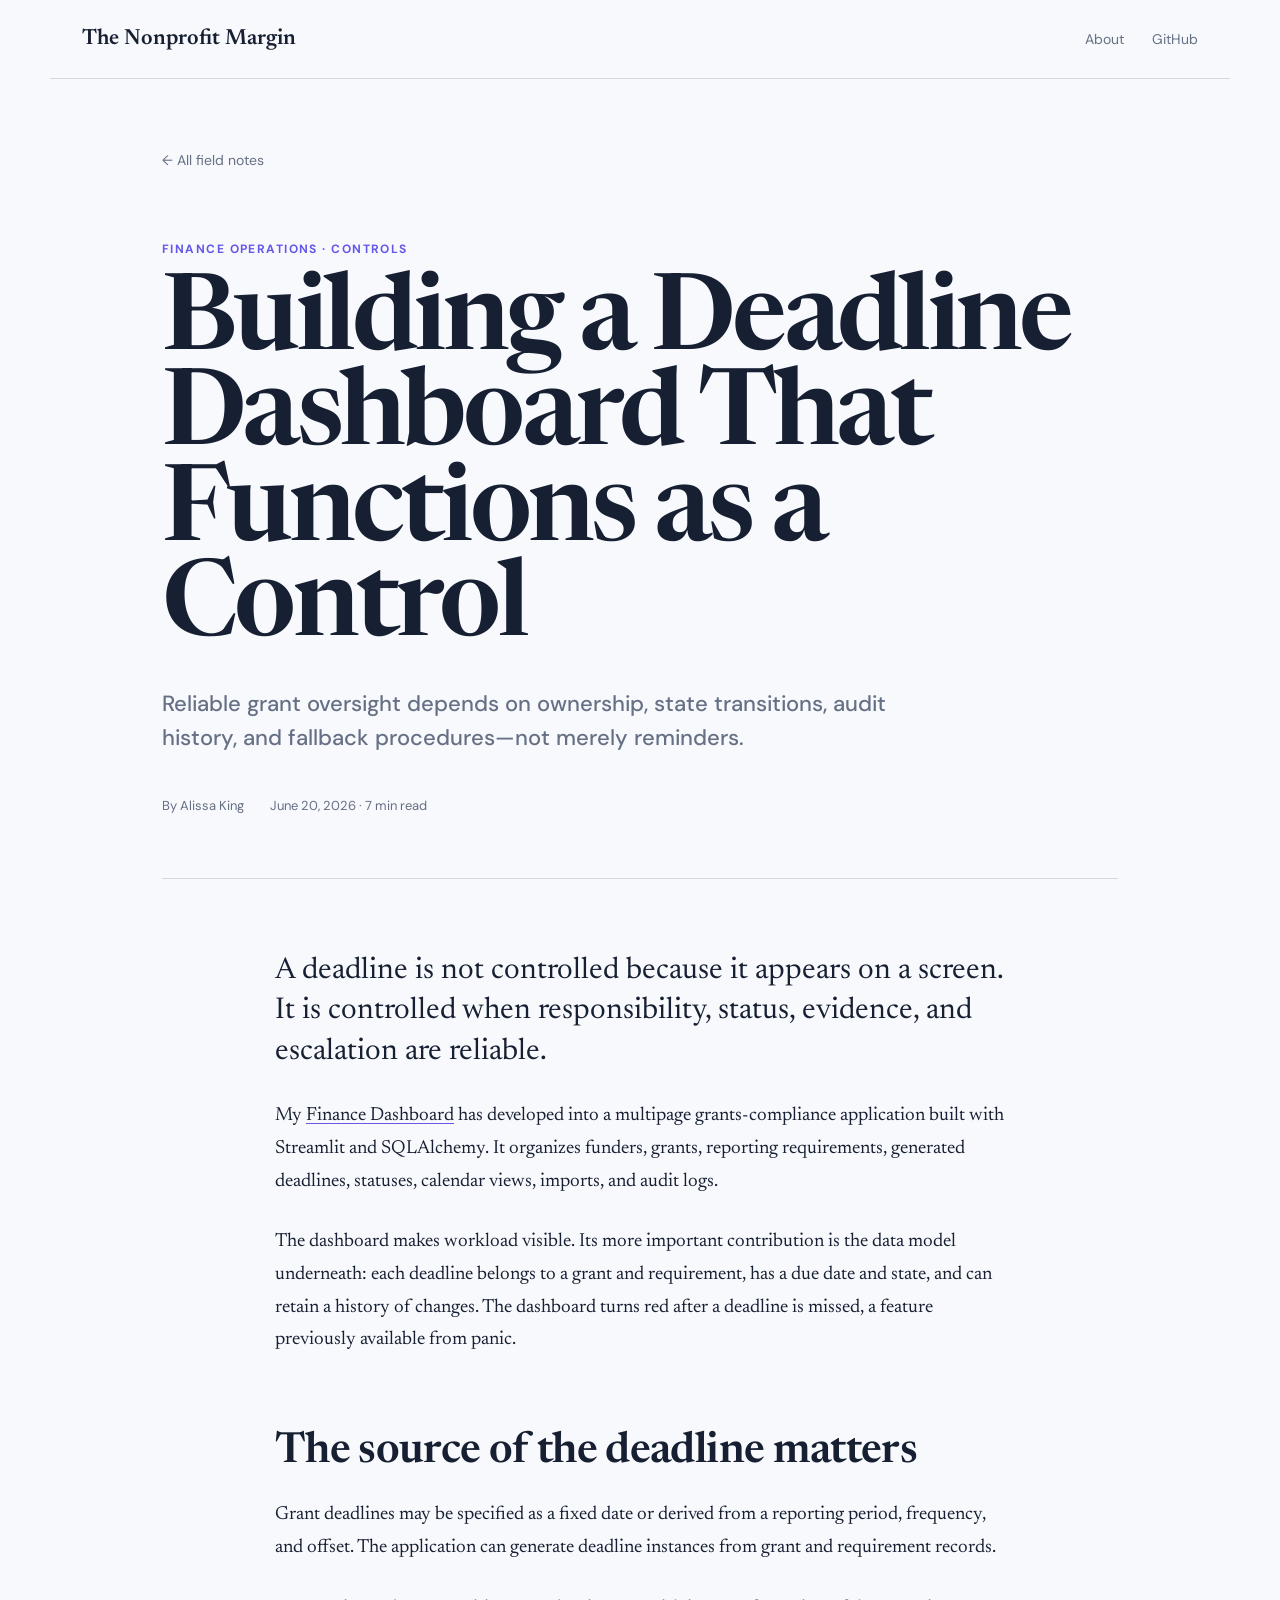
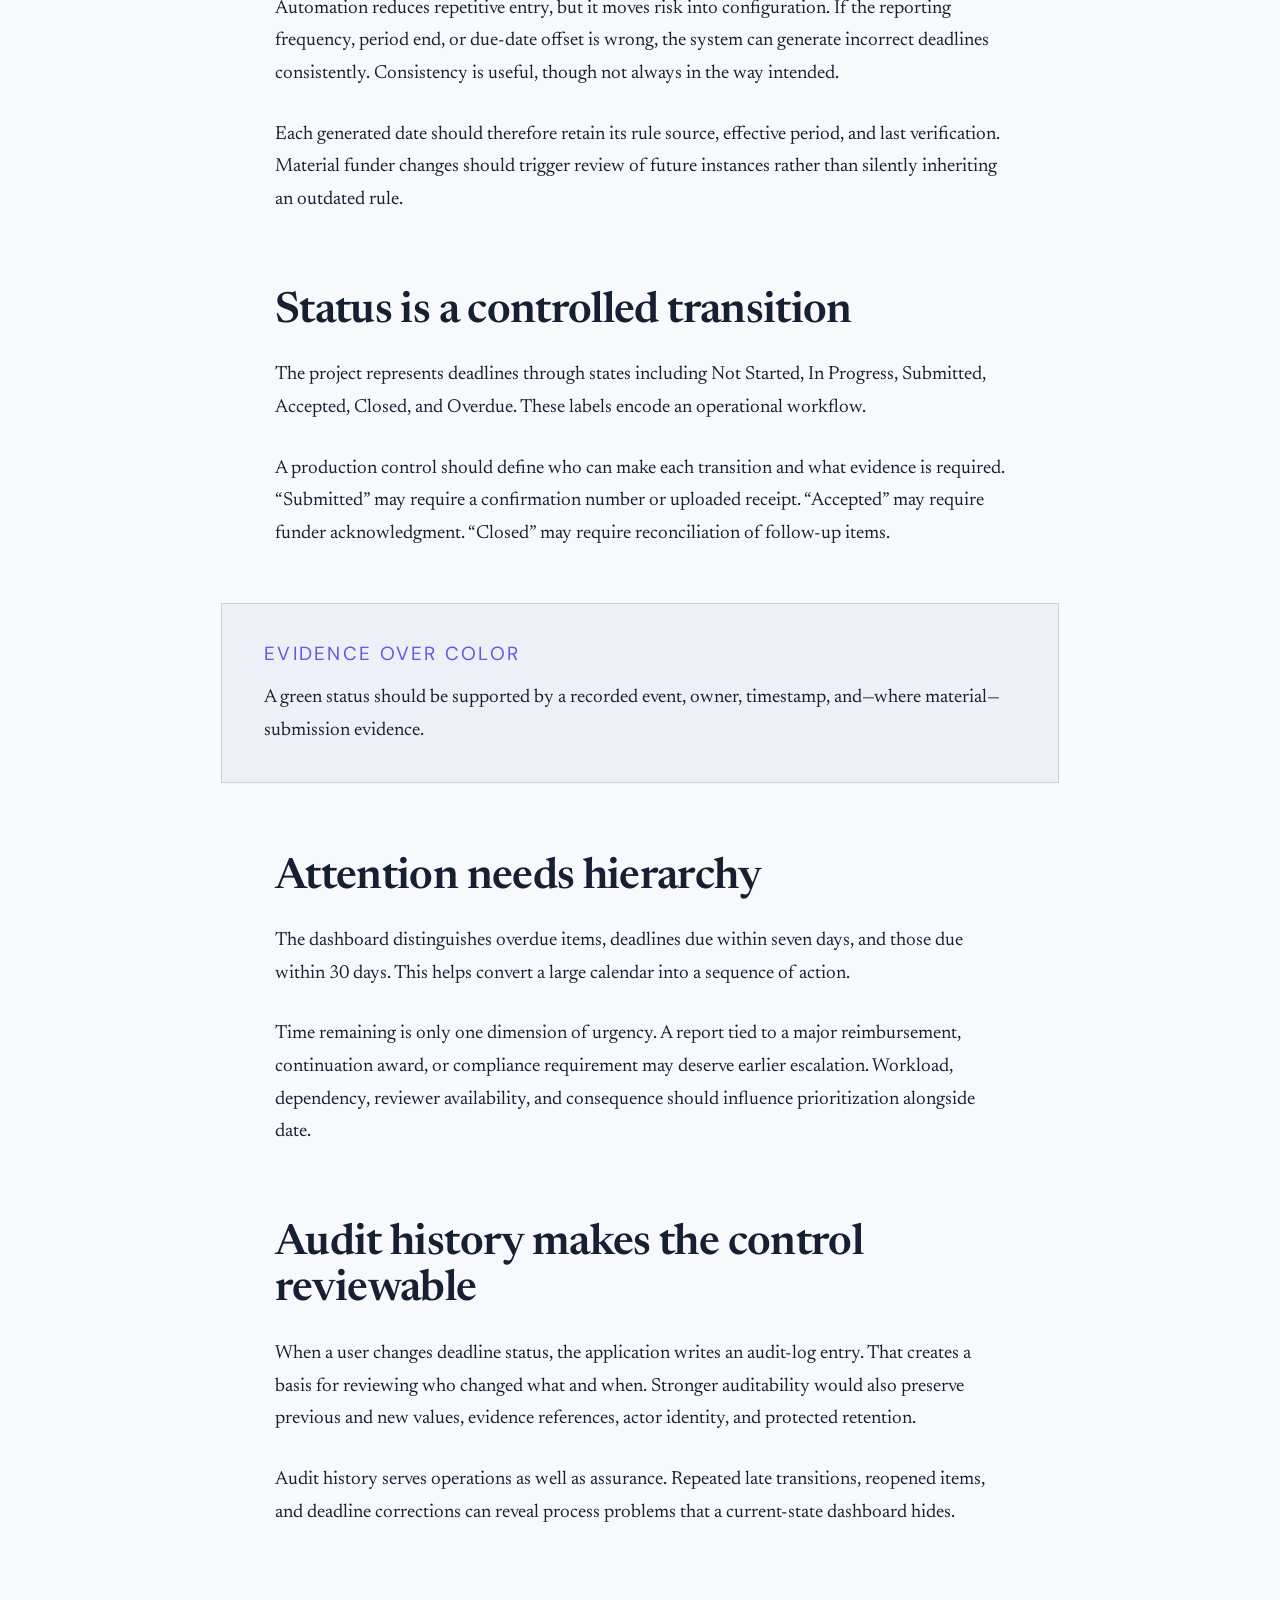
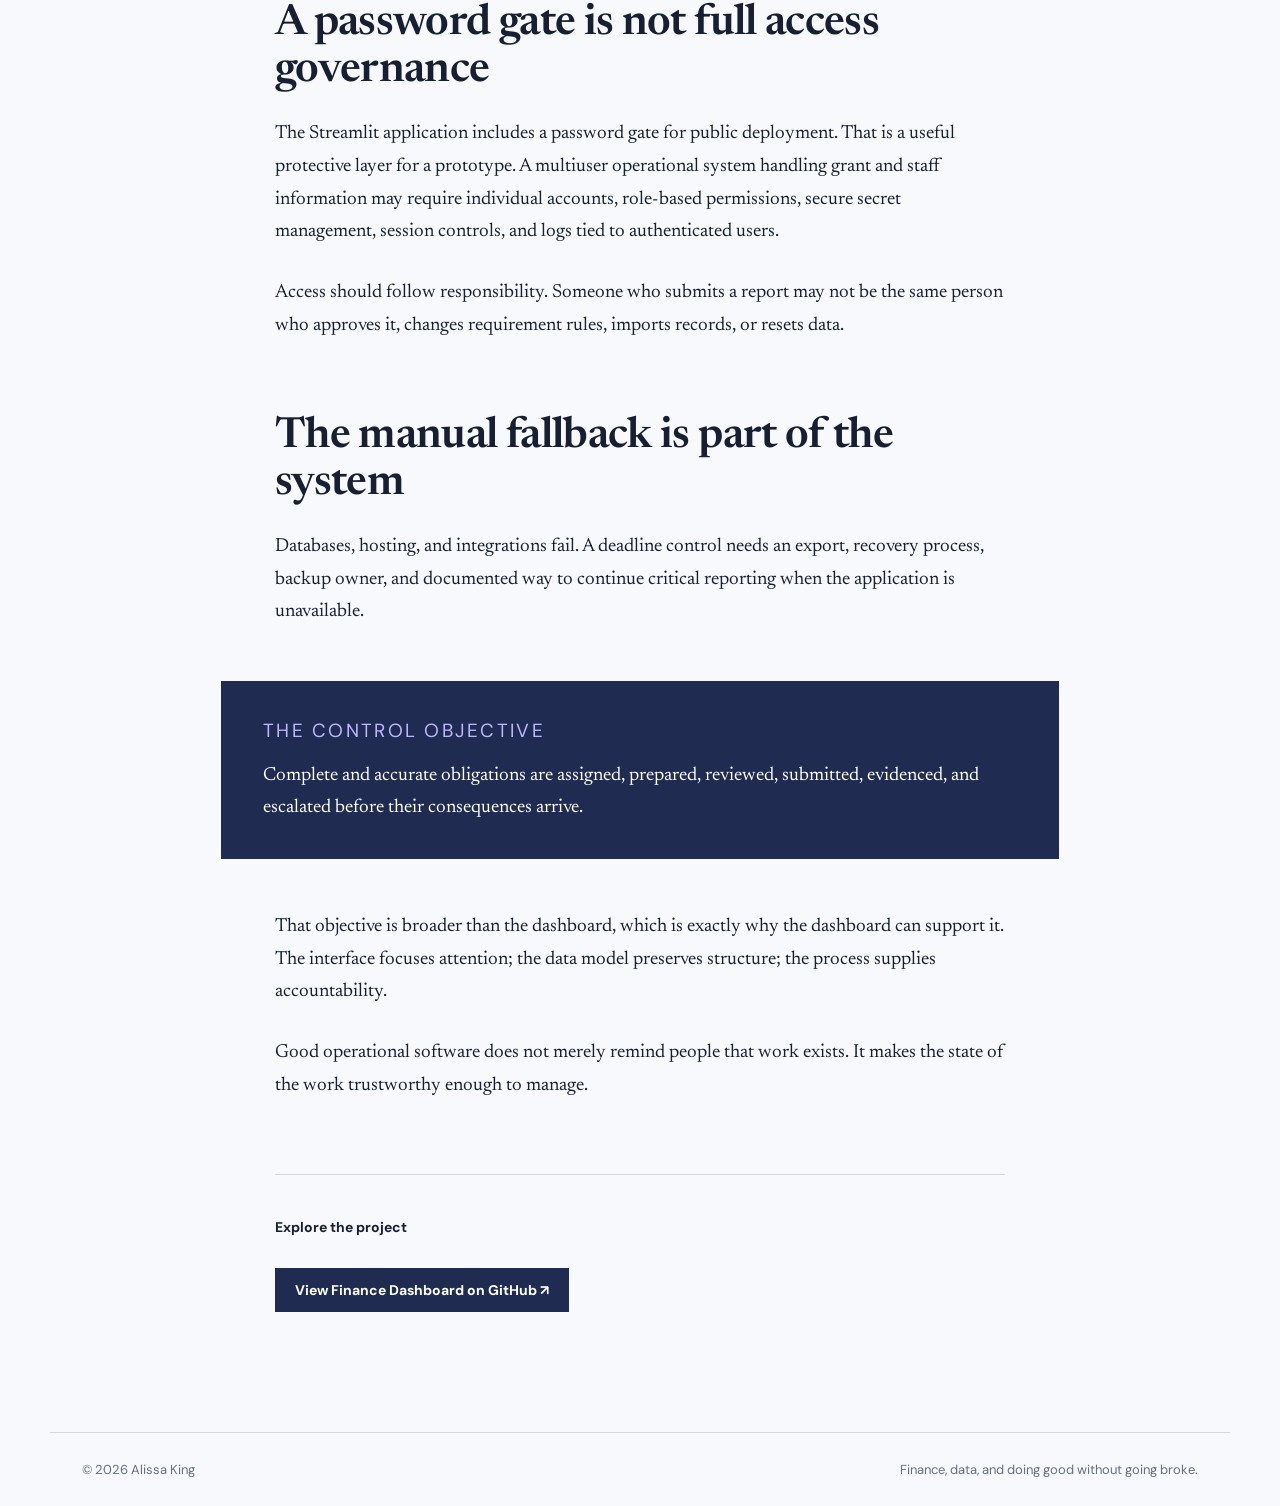
<file: posts/deadline-dashboard-is-an-operating-control.html>
<!doctype html>
<html lang="en">
<head>
  <meta charset="utf-8"><meta name="viewport" content="width=device-width, initial-scale=1">
  <meta name="description" content="Why a grants and finance deadline dashboard should be designed as an operating control, not merely a reminder interface.">
  <title>Building a Deadline Dashboard That Functions as a Control — The Nonprofit Margin</title>
  <link rel="preconnect" href="https://fonts.googleapis.com"><link rel="preconnect" href="https://fonts.gstatic.com" crossorigin>
  <link href="https://fonts.googleapis.com/css2?family=DM+Sans:wght@400;500;600;700&family=Newsreader:opsz,wght@6..72,500;6..72,600&display=swap" rel="stylesheet">
  <link rel="stylesheet" href="../assets/styles.css?v=20260620-3"><script src="../assets/margin.js?v=20260620-3" defer></script>
</head>
<body>
  <header class="site-header"><a class="wordmark" href="../index.html">The Nonprofit Margin</a><nav aria-label="Primary navigation"><a href="../index.html#about">About</a><a href="https://github.com/Alissa-King">GitHub</a></nav></header>
  <main class="article-shell"><article>
    <header class="article-header">
      <a class="back-link" href="../index.html">← All field notes</a><p class="eyebrow">Finance operations · Controls</p>
      <h1>Building a Deadline Dashboard That Functions as a Control</h1>
      <p class="dek">Reliable grant oversight depends on ownership, state transitions, audit history, and fallback procedures—not merely reminders.</p>
      <div class="byline"><span>By Alissa King</span><span>June 20, 2026 · 7 min read</span></div>
    </header>
    <div class="article-body">
      <p class="lede">A deadline is not controlled because it appears on a screen. It is controlled when responsibility, status, evidence, and escalation are reliable.</p>

      <p>My <a href="https://github.com/Alissa-King/Finance-Dashboard">Finance Dashboard</a> has developed into a multipage grants-compliance application built with Streamlit and SQLAlchemy. It organizes funders, grants, reporting requirements, generated deadlines, statuses, calendar views, imports, and audit logs.</p>

      <p>The dashboard makes workload visible. Its more important contribution is the data model underneath: each deadline belongs to a grant and requirement, has a due date and state, and can retain a history of changes. The dashboard turns red after a deadline is missed, a feature previously available from panic.</p>

      <h2>The source of the deadline matters</h2>

      <p>Grant deadlines may be specified as a fixed date or derived from a reporting period, frequency, and offset. The application can generate deadline instances from grant and requirement records.</p>

      <p>Automation reduces repetitive entry, but it moves risk into configuration. If the reporting frequency, period end, or due-date offset is wrong, the system can generate incorrect deadlines consistently. Consistency is useful, though not always in the way intended.</p>

      <p>Each generated date should therefore retain its rule source, effective period, and last verification. Material funder changes should trigger review of future instances rather than silently inheriting an outdated rule.</p>

      <h2>Status is a controlled transition</h2>

      <p>The project represents deadlines through states including Not Started, In Progress, Submitted, Accepted, Closed, and Overdue. These labels encode an operational workflow.</p>

      <p>A production control should define who can make each transition and what evidence is required. “Submitted” may require a confirmation number or uploaded receipt. “Accepted” may require funder acknowledgment. “Closed” may require reconciliation of follow-up items.</p>

      <aside class="callout"><p class="callout-label">Evidence over color</p><p>A green status should be supported by a recorded event, owner, timestamp, and—where material—submission evidence.</p></aside>

      <h2>Attention needs hierarchy</h2>

      <p>The dashboard distinguishes overdue items, deadlines due within seven days, and those due within 30 days. This helps convert a large calendar into a sequence of action.</p>

      <p>Time remaining is only one dimension of urgency. A report tied to a major reimbursement, continuation award, or compliance requirement may deserve earlier escalation. Workload, dependency, reviewer availability, and consequence should influence prioritization alongside date.</p>

      <h2>Audit history makes the control reviewable</h2>

      <p>When a user changes deadline status, the application writes an audit-log entry. That creates a basis for reviewing who changed what and when. Stronger auditability would also preserve previous and new values, evidence references, actor identity, and protected retention.</p>

      <p>Audit history serves operations as well as assurance. Repeated late transitions, reopened items, and deadline corrections can reveal process problems that a current-state dashboard hides.</p>

      <h2>A password gate is not full access governance</h2>

      <p>The Streamlit application includes a password gate for public deployment. That is a useful protective layer for a prototype. A multiuser operational system handling grant and staff information may require individual accounts, role-based permissions, secure secret management, session controls, and logs tied to authenticated users.</p>

      <p>Access should follow responsibility. Someone who submits a report may not be the same person who approves it, changes requirement rules, imports records, or resets data.</p>

      <h2>The manual fallback is part of the system</h2>

      <p>Databases, hosting, and integrations fail. A deadline control needs an export, recovery process, backup owner, and documented way to continue critical reporting when the application is unavailable.</p>

      <aside class="callout dark"><p class="callout-label">The control objective</p><p>Complete and accurate obligations are assigned, prepared, reviewed, submitted, evidenced, and escalated before their consequences arrive.</p></aside>

      <p>That objective is broader than the dashboard, which is exactly why the dashboard can support it. The interface focuses attention; the data model preserves structure; the process supplies accountability.</p>

      <p>Good operational software does not merely remind people that work exists. It makes the state of the work trustworthy enough to manage.</p>

      <div class="article-end"><p><strong>Explore the project</strong></p><a class="button" href="https://github.com/Alissa-King/Finance-Dashboard">View Finance Dashboard on GitHub ↗</a></div>
    </div>
  </article></main>
  <footer><span>© 2026 Alissa King</span><button class="footer-secret" type="button" data-footer-secret>Finance, data, and doing good without going broke.</button></footer><div class="toast" role="status" aria-live="polite" data-toast></div>
  <!-- Deadline status: read. Evidence: you reached the footer. -->
</body>
</html>
</file>
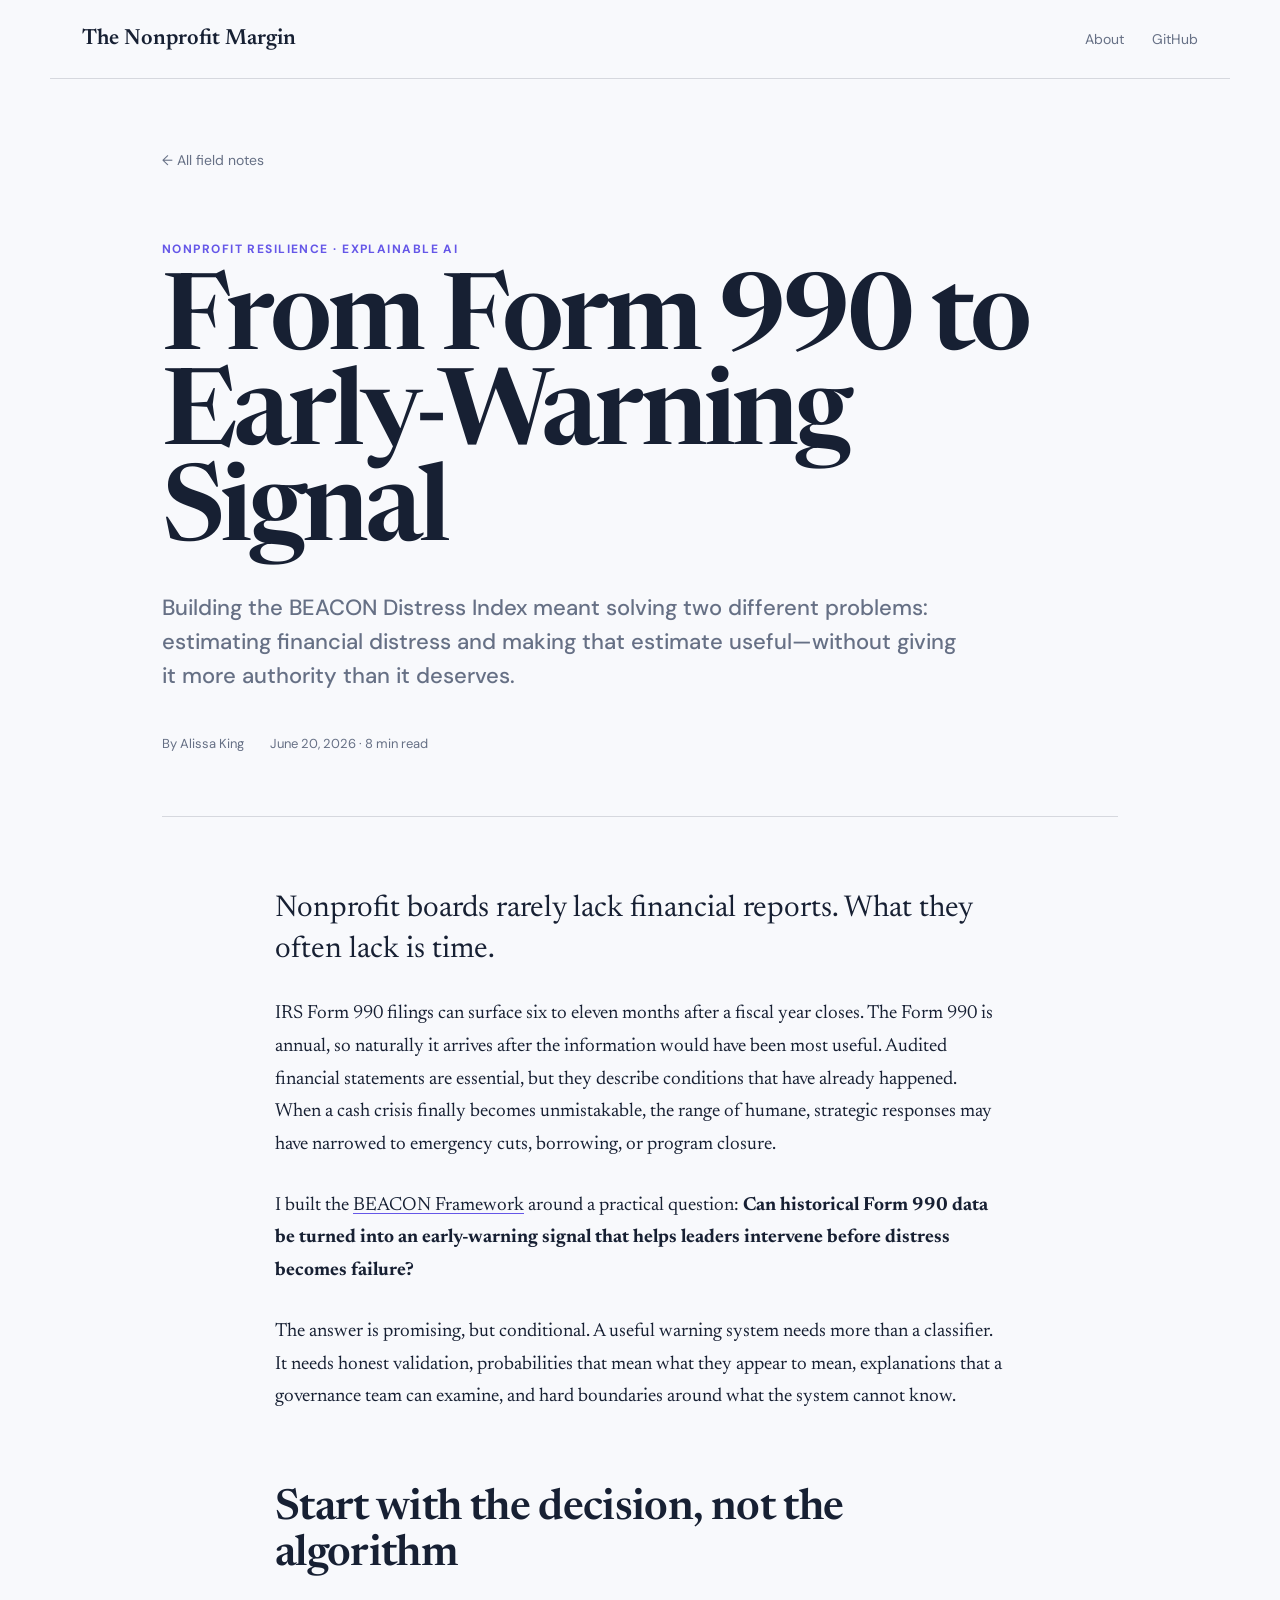
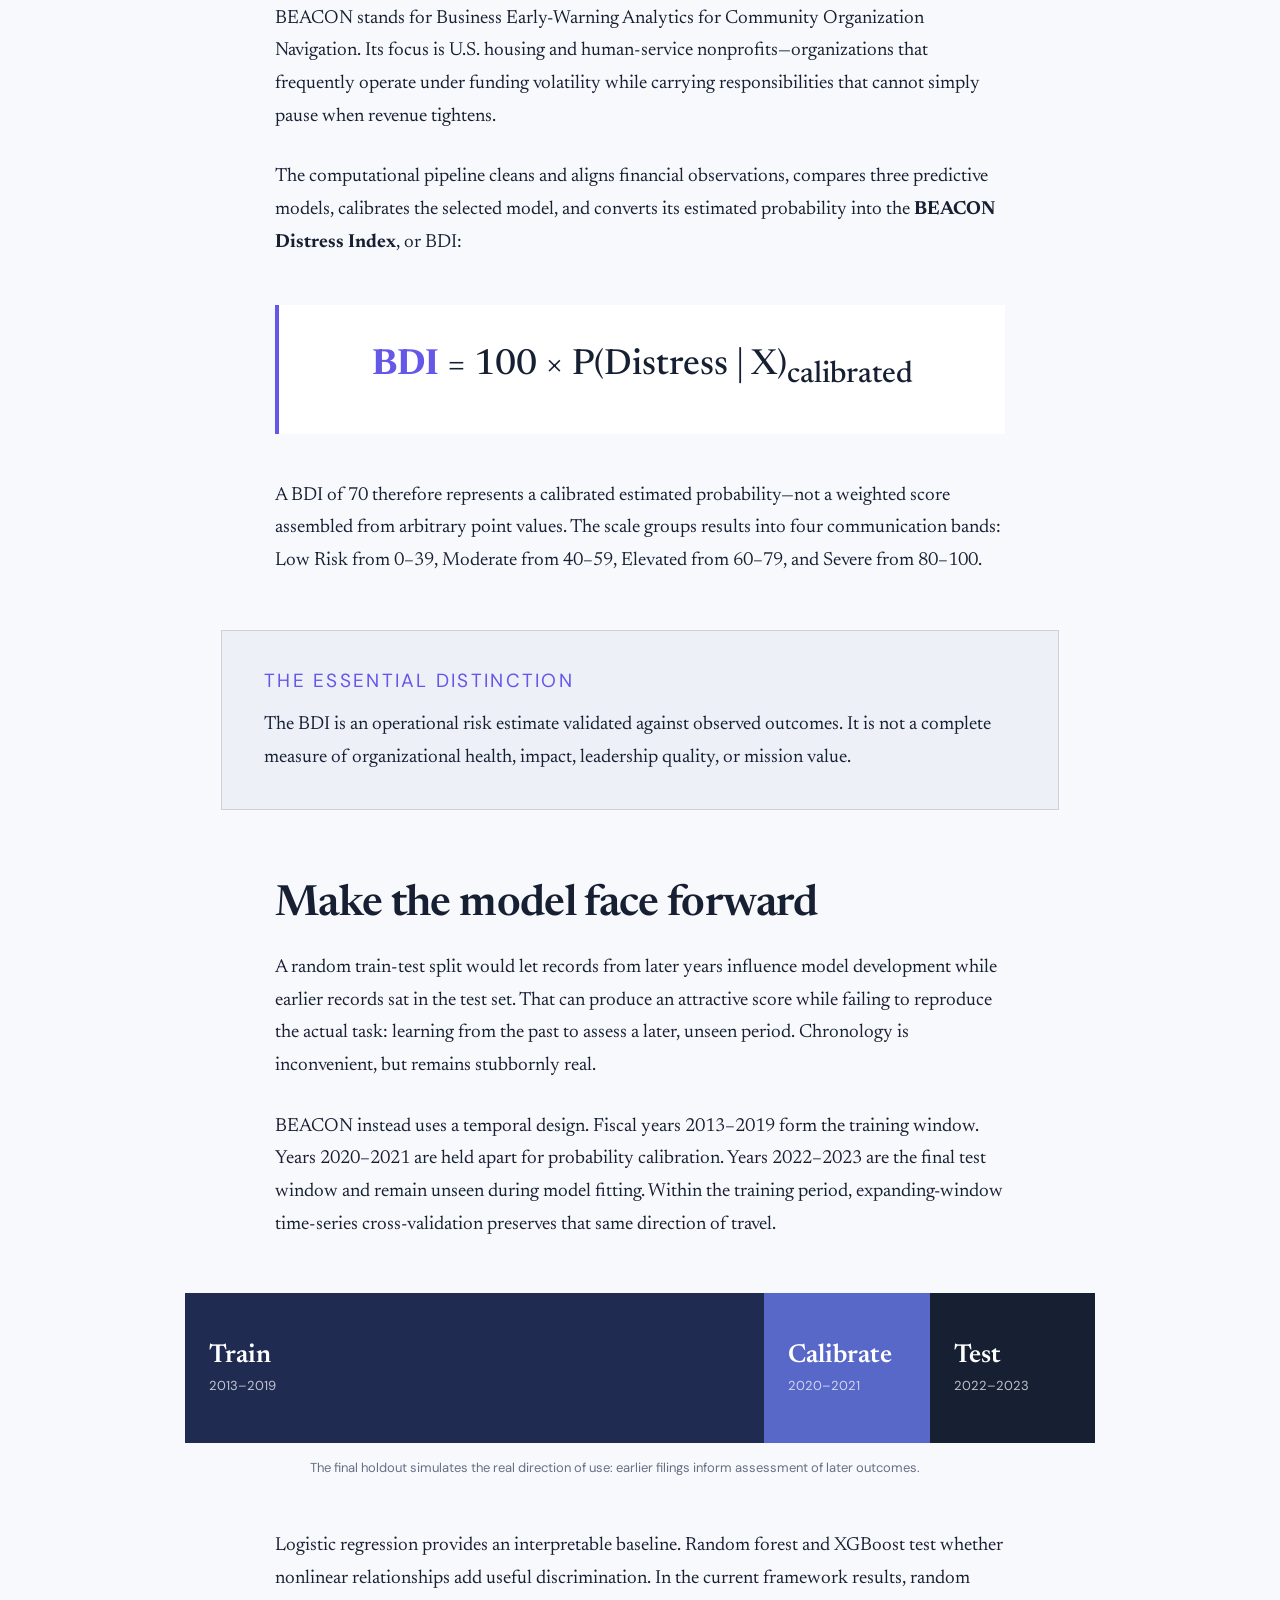
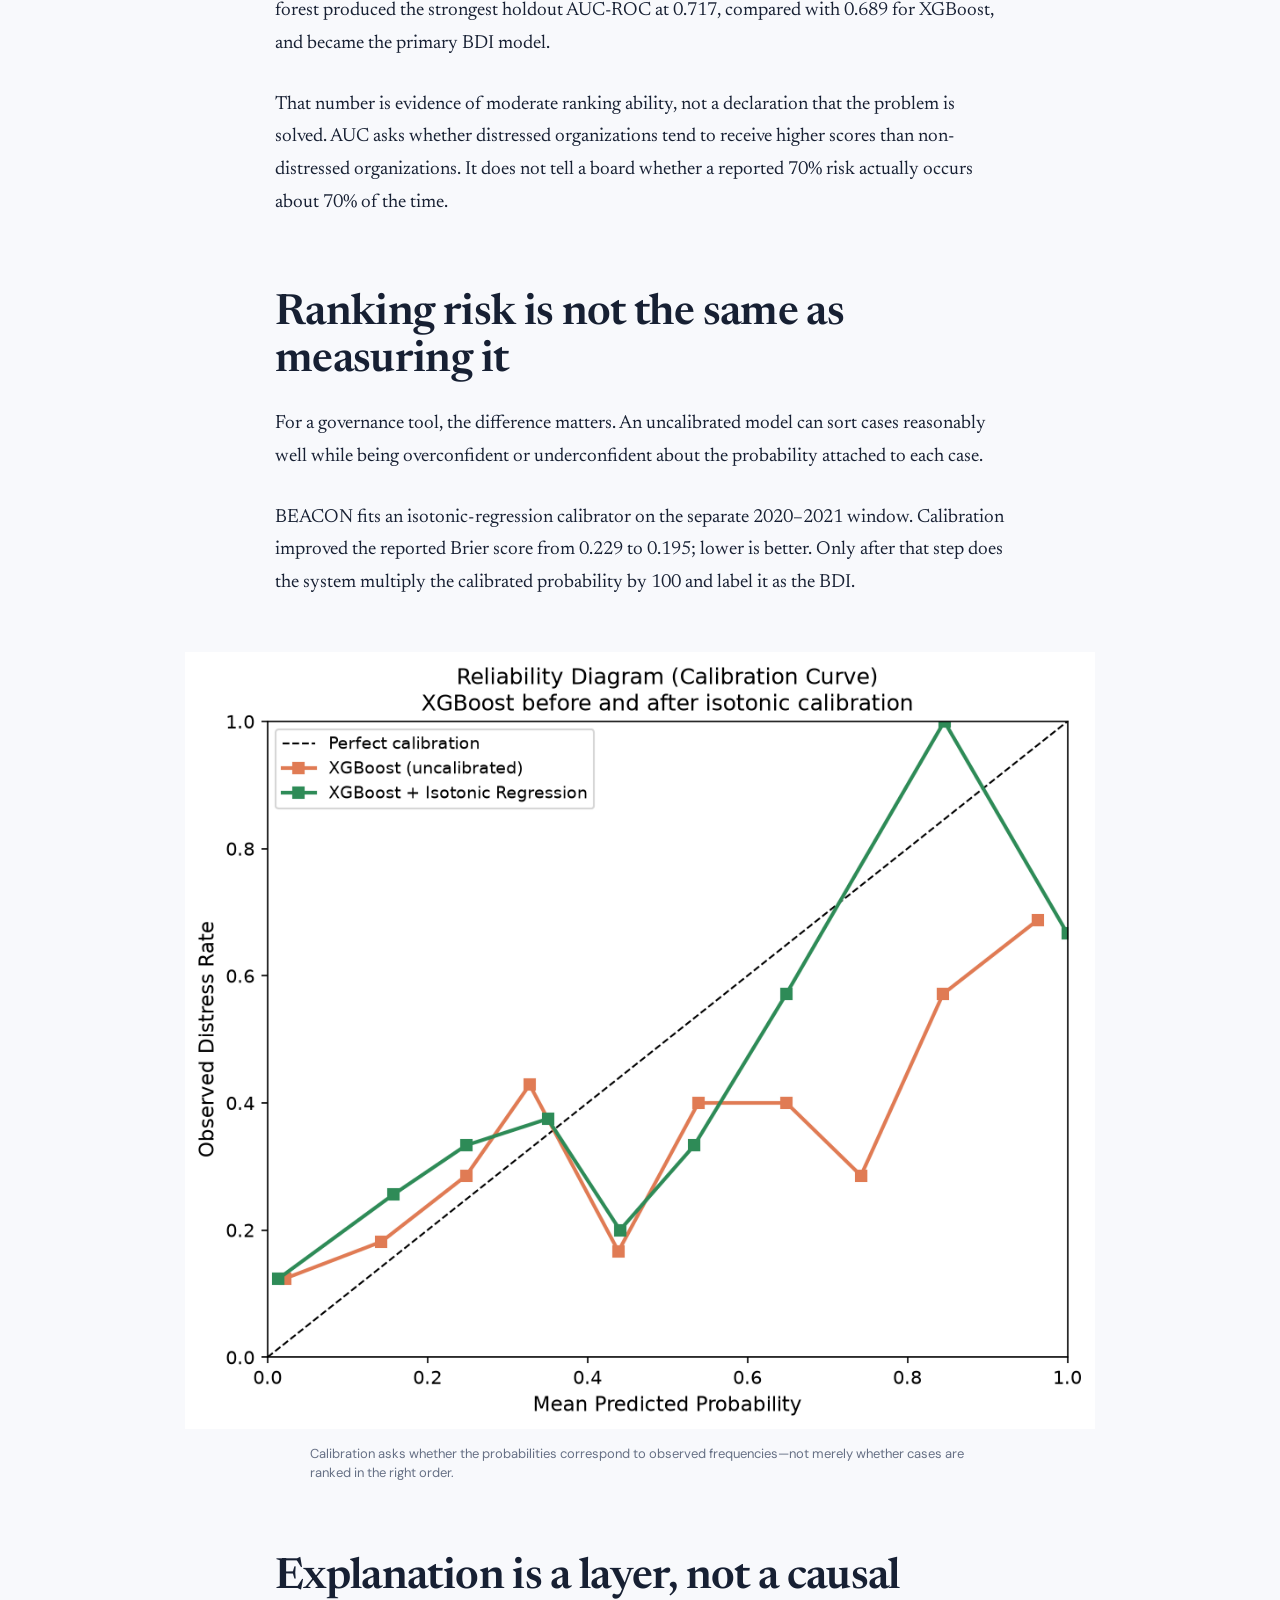
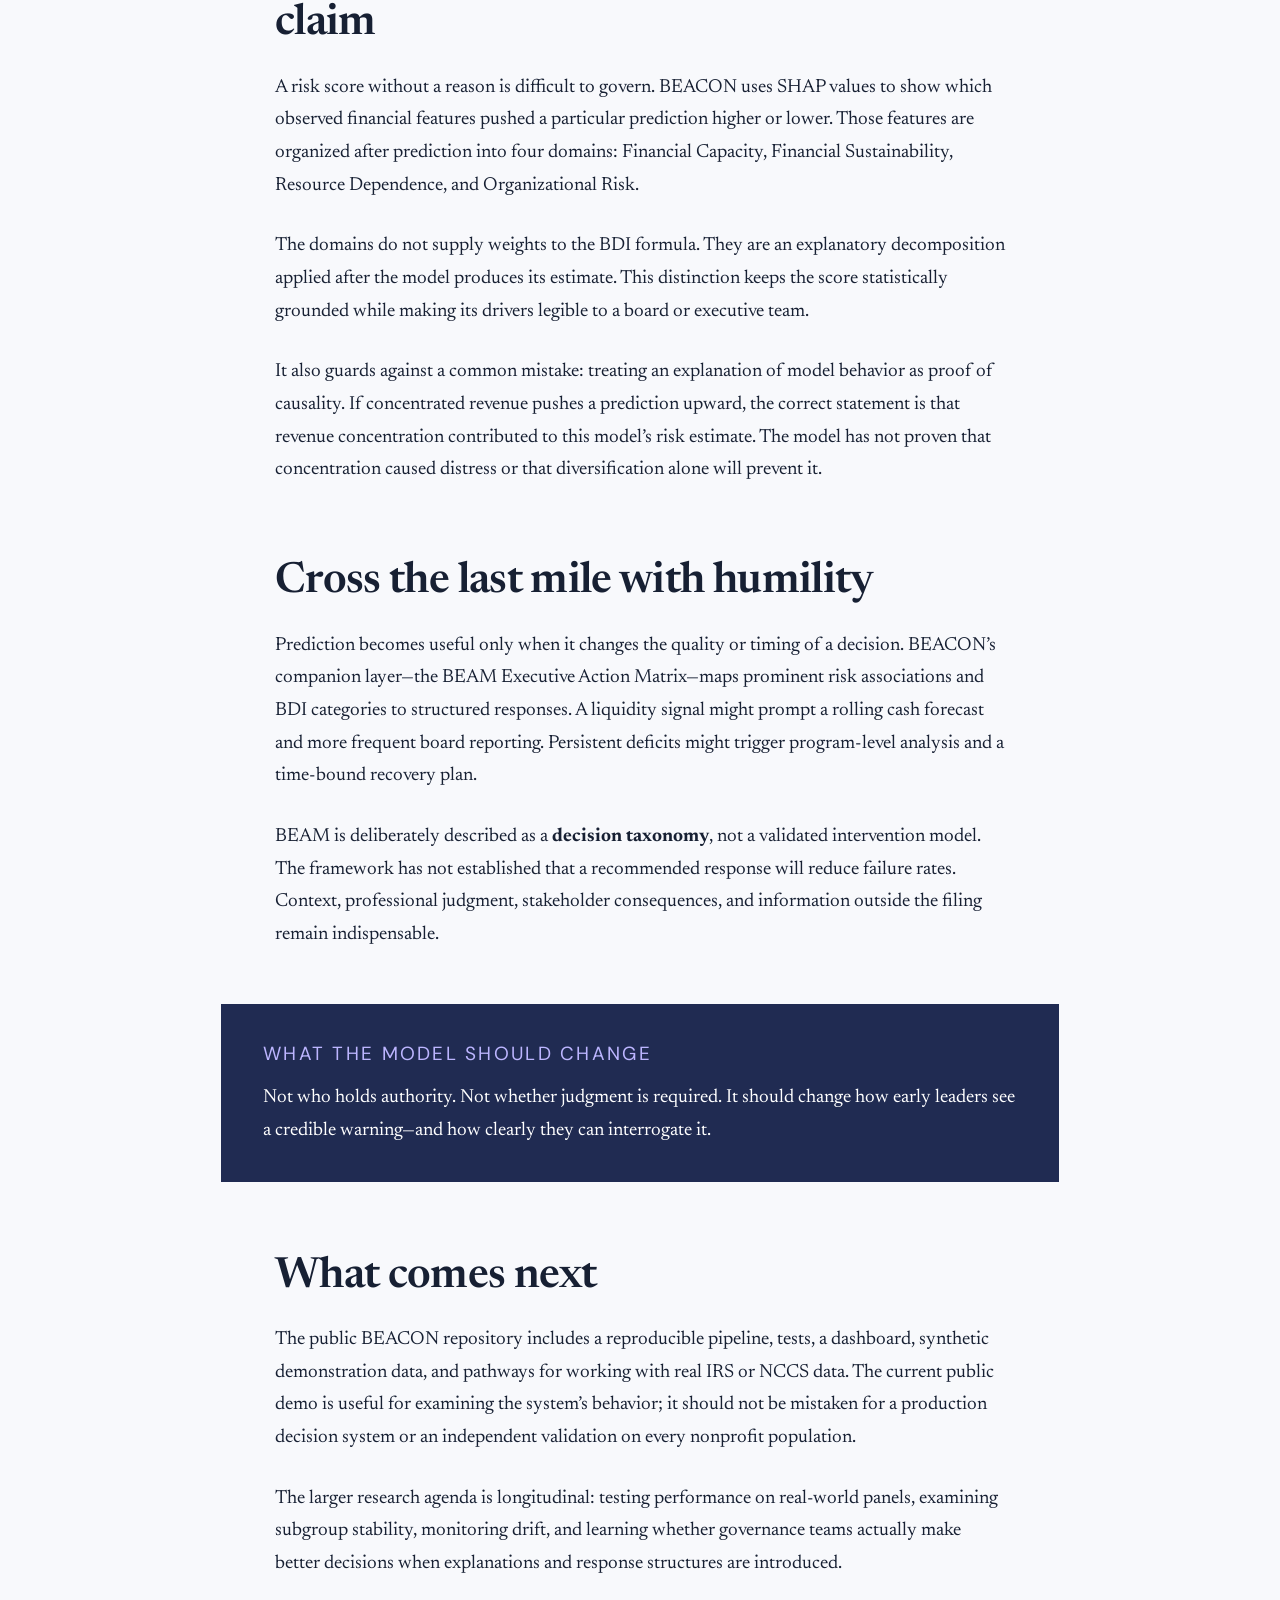
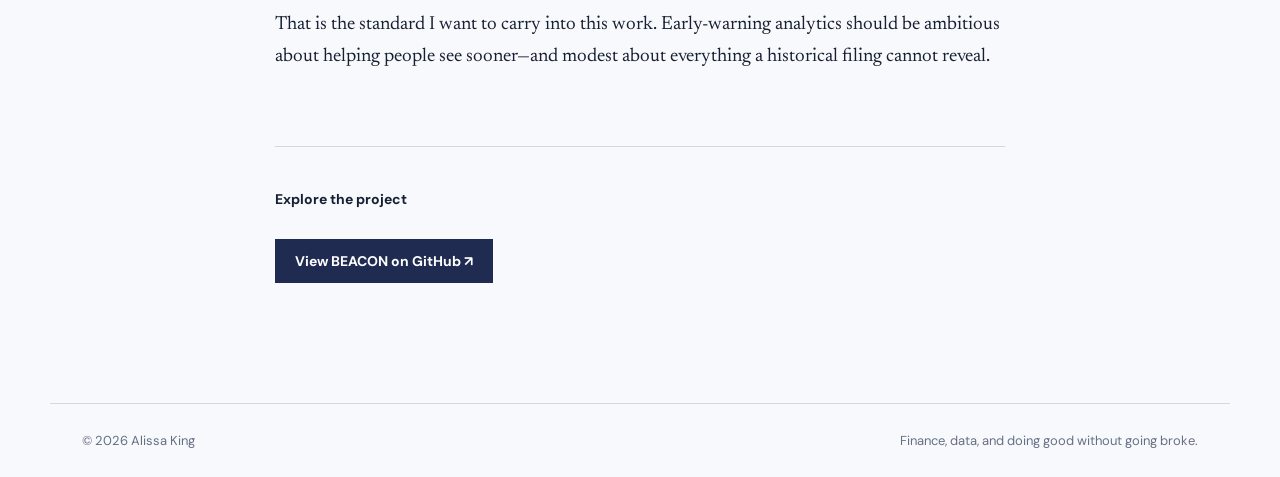
<file: posts/from-form-990-to-early-warning-signal.html>
<!doctype html>
<html lang="en">
<head>
  <meta charset="utf-8">
  <meta name="viewport" content="width=device-width, initial-scale=1">
  <meta name="description" content="How the BEACON Distress Index turns nonprofit Form 990 data into calibrated, explainable early-warning decision support.">
  <title>From Form 990 to Early-Warning Signal — The Nonprofit Margin</title>
  <link rel="preconnect" href="https://fonts.googleapis.com">
  <link rel="preconnect" href="https://fonts.gstatic.com" crossorigin>
  <link href="https://fonts.googleapis.com/css2?family=DM+Sans:wght@400;500;600;700&family=Newsreader:opsz,wght@6..72,500;6..72,600&display=swap" rel="stylesheet">
  <link rel="stylesheet" href="../assets/styles.css?v=20260620-3">
  <script src="../assets/margin.js?v=20260620-3" defer></script>
</head>
<body>
  <header class="site-header">
    <a class="wordmark" href="../index.html">The Nonprofit Margin</a>
    <nav aria-label="Primary navigation"><a href="../index.html#about">About</a><a href="https://github.com/Alissa-King">GitHub</a></nav>
  </header>

  <main class="article-shell">
    <article>
      <header class="article-header">
        <a class="back-link" href="../index.html">← All field notes</a>
        <p class="eyebrow">Nonprofit resilience · Explainable AI</p>
        <h1>From Form 990 to Early-Warning Signal</h1>
        <p class="dek">Building the BEACON Distress Index meant solving two different problems: estimating financial distress and making that estimate useful—without giving it more authority than it deserves.</p>
        <div class="byline"><span>By Alissa King</span><span>June 20, 2026 · 8 min read</span></div>
      </header>

      <div class="article-body">
        <p class="lede">Nonprofit boards rarely lack financial reports. What they often lack is time.</p>

        <p>IRS Form 990 filings can surface six to eleven months after a fiscal year closes. The Form 990 is annual, so naturally it arrives after the information would have been most useful. Audited financial statements are essential, but they describe conditions that have already happened. When a cash crisis finally becomes unmistakable, the range of humane, strategic responses may have narrowed to emergency cuts, borrowing, or program closure.</p>

        <p>I built the <a href="https://github.com/Alissa-King/BEACON">BEACON Framework</a> around a practical question: <strong>Can historical Form 990 data be turned into an early-warning signal that helps leaders intervene before distress becomes failure?</strong></p>

        <p>The answer is promising, but conditional. A useful warning system needs more than a classifier. It needs honest validation, probabilities that mean what they appear to mean, explanations that a governance team can examine, and hard boundaries around what the system cannot know.</p>

        <h2>Start with the decision, not the algorithm</h2>

        <p>BEACON stands for Business Early-Warning Analytics for Community Organization Navigation. Its focus is U.S. housing and human-service nonprofits—organizations that frequently operate under funding volatility while carrying responsibilities that cannot simply pause when revenue tightens.</p>

        <p>The computational pipeline cleans and aligns financial observations, compares three predictive models, calibrates the selected model, and converts its estimated probability into the <strong>BEACON Distress Index</strong>, or BDI:</p>

        <div class="formula" role="img" aria-label="BDI equals 100 multiplied by the calibrated probability of distress given the observed features">
          <span>BDI</span> = 100 × P(Distress | X)<sub>calibrated</sub>
        </div>

        <p>A BDI of 70 therefore represents a calibrated estimated probability—not a weighted score assembled from arbitrary point values. The scale groups results into four communication bands: Low Risk from 0–39, Moderate from 40–59, Elevated from 60–79, and Severe from 80–100.</p>

        <aside class="callout">
          <p class="callout-label">The essential distinction</p>
          <p>The BDI is an operational risk estimate validated against observed outcomes. It is not a complete measure of organizational health, impact, leadership quality, or mission value.</p>
        </aside>

        <h2>Make the model face forward</h2>

        <p>A random train-test split would let records from later years influence model development while earlier records sat in the test set. That can produce an attractive score while failing to reproduce the actual task: learning from the past to assess a later, unseen period. Chronology is inconvenient, but remains stubbornly real.</p>

        <p>BEACON instead uses a temporal design. Fiscal years 2013–2019 form the training window. Years 2020–2021 are held apart for probability calibration. Years 2022–2023 are the final test window and remain unseen during model fitting. Within the training period, expanding-window time-series cross-validation preserves that same direction of travel.</p>

        <figure>
          <div class="timeline" aria-label="BEACON temporal validation design">
            <div class="timeline-block train"><strong>Train</strong><span>2013–2019</span></div>
            <div class="timeline-block calibrate"><strong>Calibrate</strong><span>2020–2021</span></div>
            <div class="timeline-block test"><strong>Test</strong><span>2022–2023</span></div>
          </div>
          <figcaption>The final holdout simulates the real direction of use: earlier filings inform assessment of later outcomes.</figcaption>
        </figure>

        <p>Logistic regression provides an interpretable baseline. Random forest and XGBoost test whether nonlinear relationships add useful discrimination. In the current framework results, random forest produced the strongest holdout AUC-ROC at 0.717, compared with 0.689 for XGBoost, and became the primary BDI model.</p>

        <p>That number is evidence of moderate ranking ability, not a declaration that the problem is solved. AUC asks whether distressed organizations tend to receive higher scores than non-distressed organizations. It does not tell a board whether a reported 70% risk actually occurs about 70% of the time.</p>

        <h2>Ranking risk is not the same as measuring it</h2>

        <p>For a governance tool, the difference matters. An uncalibrated model can sort cases reasonably well while being overconfident or underconfident about the probability attached to each case.</p>

        <p>BEACON fits an isotonic-regression calibrator on the separate 2020–2021 window. Calibration improved the reported Brier score from 0.229 to 0.195; lower is better. Only after that step does the system multiply the calibrated probability by 100 and label it as the BDI.</p>

        <figure class="chart-figure">
          <img src="../assets/calibration-curve.png" alt="Calibration curve comparing raw and calibrated Random Forest probabilities with perfect calibration">
          <figcaption>Calibration asks whether the probabilities correspond to observed frequencies—not merely whether cases are ranked in the right order.</figcaption>
        </figure>

        <h2>Explanation is a layer, not a causal claim</h2>

        <p>A risk score without a reason is difficult to govern. BEACON uses SHAP values to show which observed financial features pushed a particular prediction higher or lower. Those features are organized after prediction into four domains: Financial Capacity, Financial Sustainability, Resource Dependence, and Organizational Risk.</p>

        <p>The domains do not supply weights to the BDI formula. They are an explanatory decomposition applied after the model produces its estimate. This distinction keeps the score statistically grounded while making its drivers legible to a board or executive team.</p>

        <p>It also guards against a common mistake: treating an explanation of model behavior as proof of causality. If concentrated revenue pushes a prediction upward, the correct statement is that revenue concentration contributed to this model’s risk estimate. The model has not proven that concentration caused distress or that diversification alone will prevent it.</p>

        <h2>Cross the last mile with humility</h2>

        <p>Prediction becomes useful only when it changes the quality or timing of a decision. BEACON’s companion layer—the BEAM Executive Action Matrix—maps prominent risk associations and BDI categories to structured responses. A liquidity signal might prompt a rolling cash forecast and more frequent board reporting. Persistent deficits might trigger program-level analysis and a time-bound recovery plan.</p>

        <p>BEAM is deliberately described as a <strong>decision taxonomy</strong>, not a validated intervention model. The framework has not established that a recommended response will reduce failure rates. Context, professional judgment, stakeholder consequences, and information outside the filing remain indispensable.</p>

        <aside class="callout dark">
          <p class="callout-label">What the model should change</p>
          <p>Not who holds authority. Not whether judgment is required. It should change how early leaders see a credible warning—and how clearly they can interrogate it.</p>
        </aside>

        <h2>What comes next</h2>

        <p>The public BEACON repository includes a reproducible pipeline, tests, a dashboard, synthetic demonstration data, and pathways for working with real IRS or NCCS data. The current public demo is useful for examining the system’s behavior; it should not be mistaken for a production decision system or an independent validation on every nonprofit population.</p>

        <p>The larger research agenda is longitudinal: testing performance on real-world panels, examining subgroup stability, monitoring drift, and learning whether governance teams actually make better decisions when explanations and response structures are introduced.</p>

        <p>That is the standard I want to carry into this work. Early-warning analytics should be ambitious about helping people see sooner—and modest about everything a historical filing cannot reveal.</p>

        <div class="article-end">
          <p><strong>Explore the project</strong></p>
          <a class="button" href="https://github.com/Alissa-King/BEACON">View BEACON on GitHub <span aria-hidden="true">↗</span></a>
        </div>
      </div>
    </article>
  </main>

  <footer><span>© 2026 Alissa King</span><button class="footer-secret" type="button" data-footer-secret>Finance, data, and doing good without going broke.</button></footer>
  <div class="toast" role="status" aria-live="polite" data-toast></div>
  <!-- TODO: achieve p < 0.05 without emotionally overfitting to the result. -->
</body>
</html>
</file>
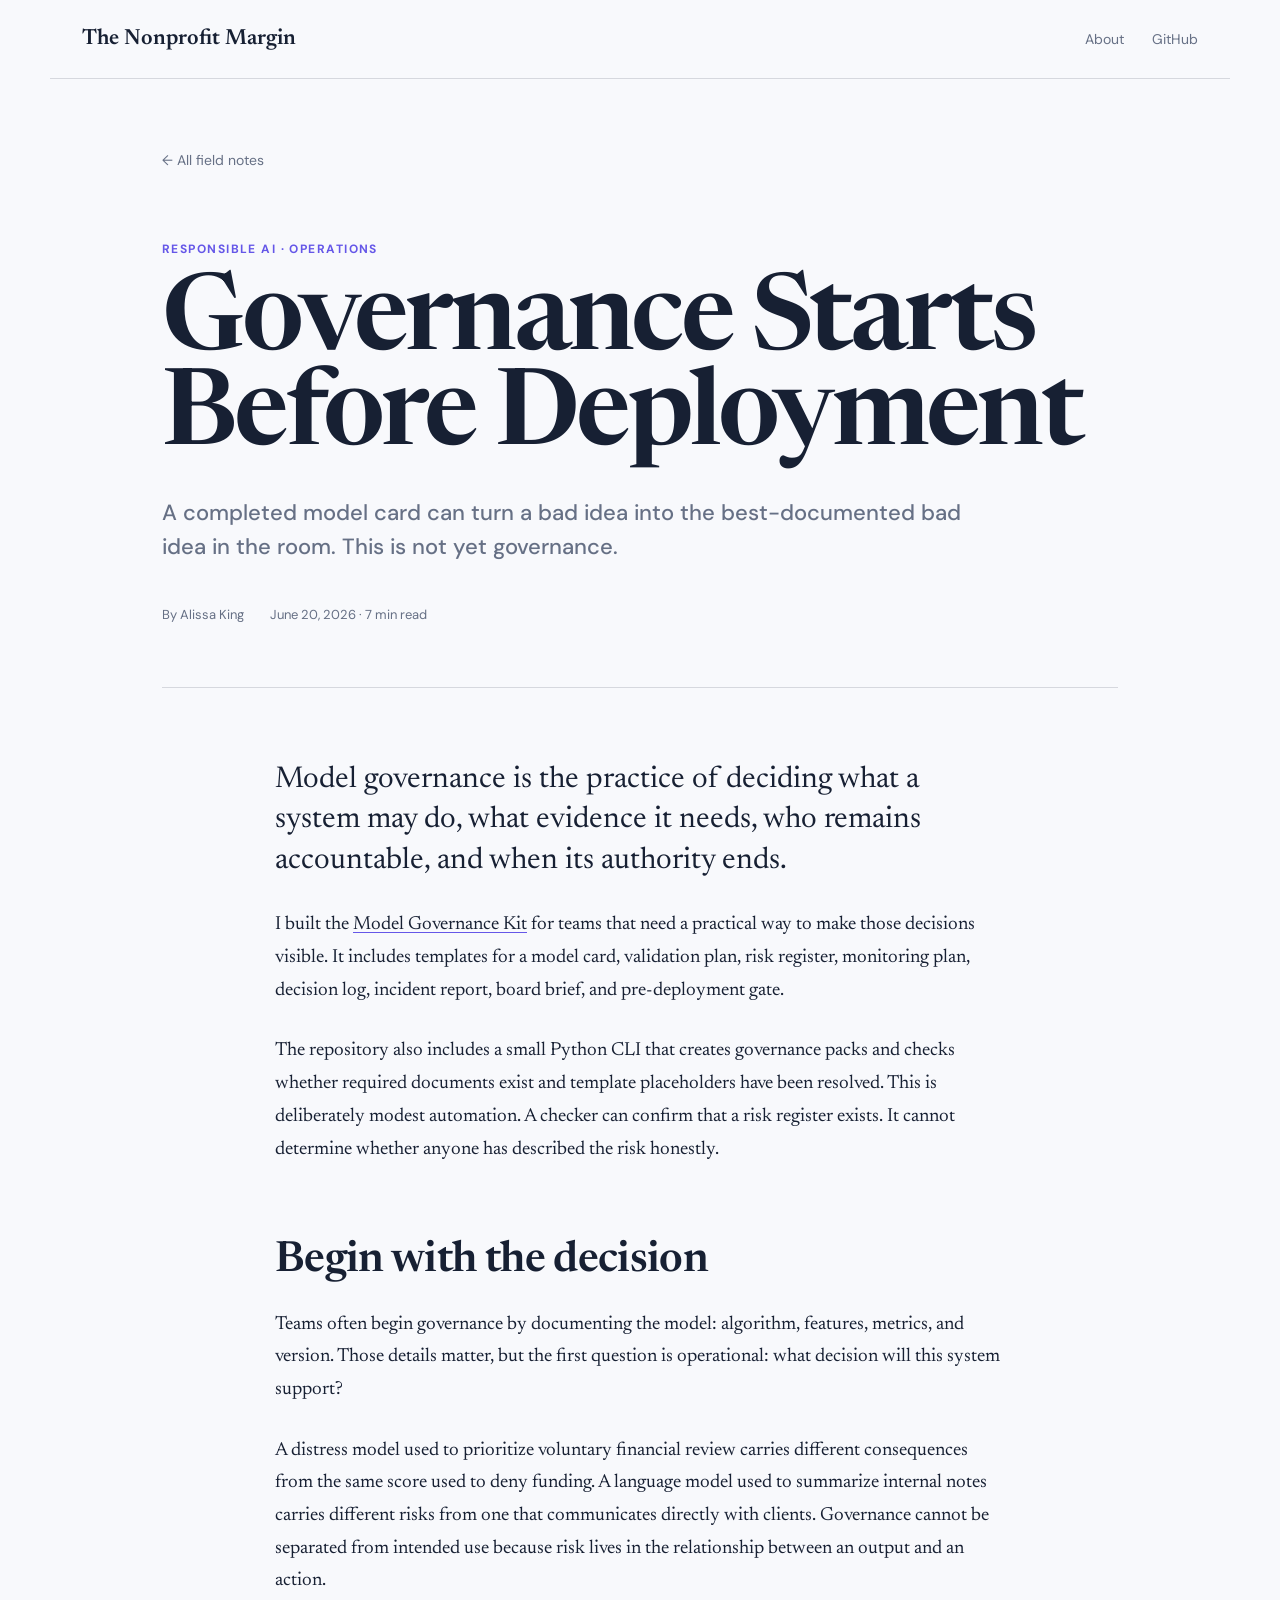
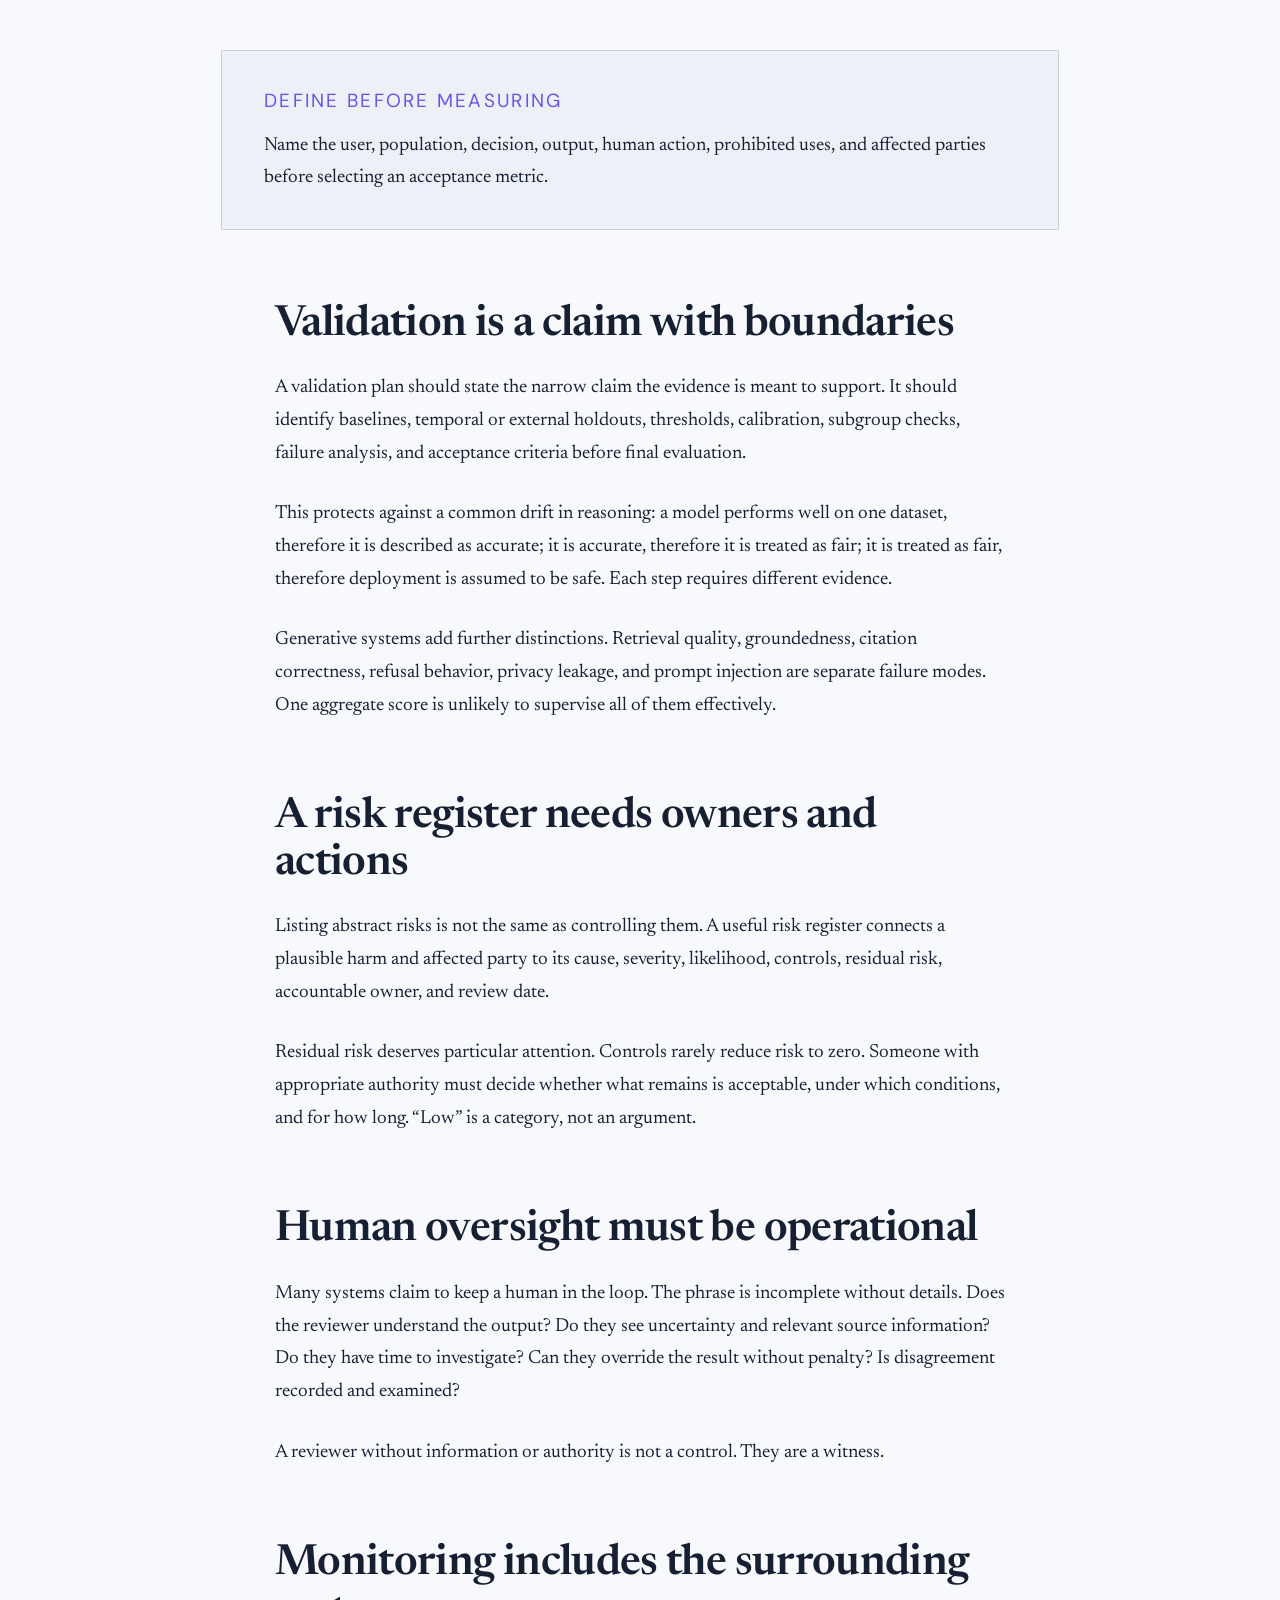
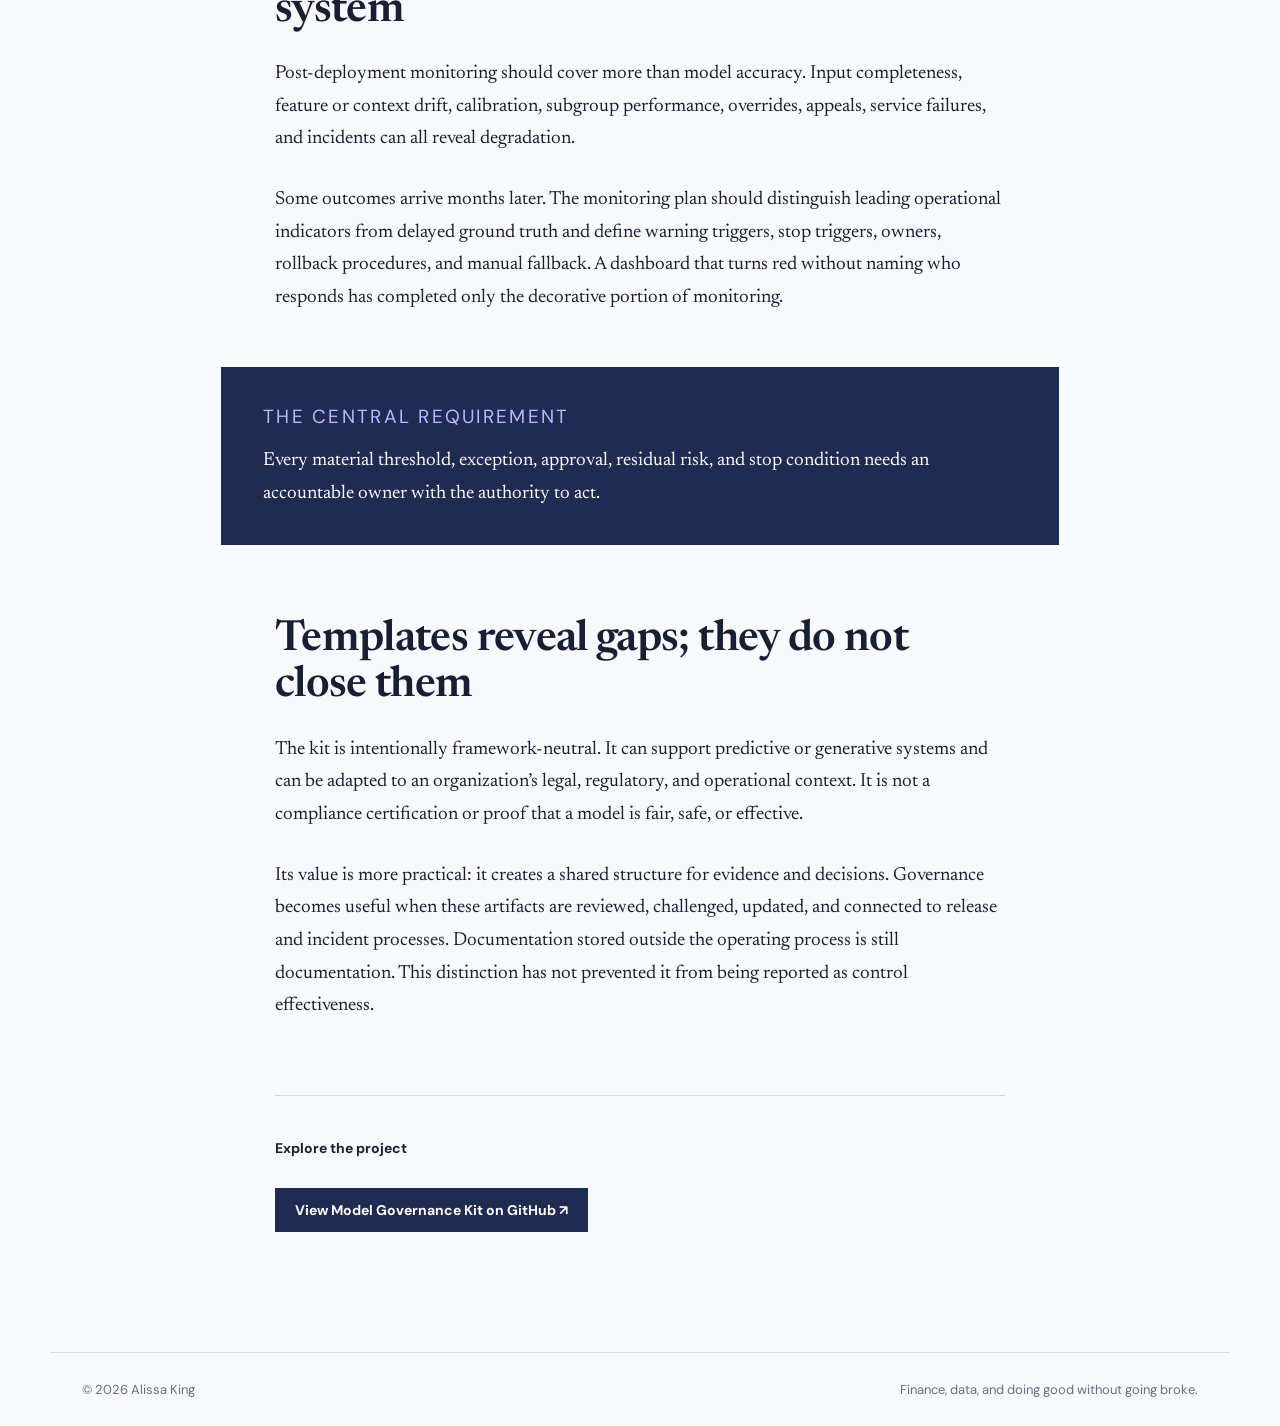
<file: posts/governance-starts-before-deployment.html>
<!doctype html>
<html lang="en">
<head>
  <meta charset="utf-8"><meta name="viewport" content="width=device-width, initial-scale=1">
  <meta name="description" content="Why model governance must shape intended use, validation, ownership, monitoring, and stop conditions before deployment.">
  <title>Governance Starts Before Deployment — The Nonprofit Margin</title>
  <link rel="preconnect" href="https://fonts.googleapis.com"><link rel="preconnect" href="https://fonts.gstatic.com" crossorigin>
  <link href="https://fonts.googleapis.com/css2?family=DM+Sans:wght@400;500;600;700&family=Newsreader:opsz,wght@6..72,500;6..72,600&display=swap" rel="stylesheet">
  <link rel="stylesheet" href="../assets/styles.css?v=20260620-3"><script src="../assets/margin.js?v=20260620-3" defer></script>
</head>
<body>
  <header class="site-header"><a class="wordmark" href="../index.html">The Nonprofit Margin</a><nav aria-label="Primary navigation"><a href="../index.html#about">About</a><a href="https://github.com/Alissa-King">GitHub</a></nav></header>
  <main class="article-shell"><article>
    <header class="article-header">
      <a class="back-link" href="../index.html">← All field notes</a><p class="eyebrow">Responsible AI · Operations</p>
      <h1>Governance Starts Before Deployment</h1>
      <p class="dek">A completed model card can turn a bad idea into the best-documented bad idea in the room. This is not yet governance.</p>
      <div class="byline"><span>By Alissa King</span><span>June 20, 2026 · 7 min read</span></div>
    </header>
    <div class="article-body">
      <p class="lede">Model governance is the practice of deciding what a system may do, what evidence it needs, who remains accountable, and when its authority ends.</p>

      <p>I built the <a href="https://github.com/Alissa-King/model-governance-kit">Model Governance Kit</a> for teams that need a practical way to make those decisions visible. It includes templates for a model card, validation plan, risk register, monitoring plan, decision log, incident report, board brief, and pre-deployment gate.</p>

      <p>The repository also includes a small Python CLI that creates governance packs and checks whether required documents exist and template placeholders have been resolved. This is deliberately modest automation. A checker can confirm that a risk register exists. It cannot determine whether anyone has described the risk honestly.</p>

      <h2>Begin with the decision</h2>

      <p>Teams often begin governance by documenting the model: algorithm, features, metrics, and version. Those details matter, but the first question is operational: what decision will this system support?</p>

      <p>A distress model used to prioritize voluntary financial review carries different consequences from the same score used to deny funding. A language model used to summarize internal notes carries different risks from one that communicates directly with clients. Governance cannot be separated from intended use because risk lives in the relationship between an output and an action.</p>

      <aside class="callout"><p class="callout-label">Define before measuring</p><p>Name the user, population, decision, output, human action, prohibited uses, and affected parties before selecting an acceptance metric.</p></aside>

      <h2>Validation is a claim with boundaries</h2>

      <p>A validation plan should state the narrow claim the evidence is meant to support. It should identify baselines, temporal or external holdouts, thresholds, calibration, subgroup checks, failure analysis, and acceptance criteria before final evaluation.</p>

      <p>This protects against a common drift in reasoning: a model performs well on one dataset, therefore it is described as accurate; it is accurate, therefore it is treated as fair; it is treated as fair, therefore deployment is assumed to be safe. Each step requires different evidence.</p>

      <p>Generative systems add further distinctions. Retrieval quality, groundedness, citation correctness, refusal behavior, privacy leakage, and prompt injection are separate failure modes. One aggregate score is unlikely to supervise all of them effectively.</p>

      <h2>A risk register needs owners and actions</h2>

      <p>Listing abstract risks is not the same as controlling them. A useful risk register connects a plausible harm and affected party to its cause, severity, likelihood, controls, residual risk, accountable owner, and review date.</p>

      <p>Residual risk deserves particular attention. Controls rarely reduce risk to zero. Someone with appropriate authority must decide whether what remains is acceptable, under which conditions, and for how long. “Low” is a category, not an argument.</p>

      <h2>Human oversight must be operational</h2>

      <p>Many systems claim to keep a human in the loop. The phrase is incomplete without details. Does the reviewer understand the output? Do they see uncertainty and relevant source information? Do they have time to investigate? Can they override the result without penalty? Is disagreement recorded and examined?</p>

      <p>A reviewer without information or authority is not a control. They are a witness.</p>

      <h2>Monitoring includes the surrounding system</h2>

      <p>Post-deployment monitoring should cover more than model accuracy. Input completeness, feature or context drift, calibration, subgroup performance, overrides, appeals, service failures, and incidents can all reveal degradation.</p>

      <p>Some outcomes arrive months later. The monitoring plan should distinguish leading operational indicators from delayed ground truth and define warning triggers, stop triggers, owners, rollback procedures, and manual fallback. A dashboard that turns red without naming who responds has completed only the decorative portion of monitoring.</p>

      <aside class="callout dark"><p class="callout-label">The central requirement</p><p>Every material threshold, exception, approval, residual risk, and stop condition needs an accountable owner with the authority to act.</p></aside>

      <h2>Templates reveal gaps; they do not close them</h2>

      <p>The kit is intentionally framework-neutral. It can support predictive or generative systems and can be adapted to an organization’s legal, regulatory, and operational context. It is not a compliance certification or proof that a model is fair, safe, or effective.</p>

      <p>Its value is more practical: it creates a shared structure for evidence and decisions. Governance becomes useful when these artifacts are reviewed, challenged, updated, and connected to release and incident processes. Documentation stored outside the operating process is still documentation. This distinction has not prevented it from being reported as control effectiveness.</p>

      <div class="article-end"><p><strong>Explore the project</strong></p><a class="button" href="https://github.com/Alissa-King/model-governance-kit">View Model Governance Kit on GitHub ↗</a></div>
    </div>
  </article></main>
  <footer><span>© 2026 Alissa King</span><button class="footer-secret" type="button" data-footer-secret>Finance, data, and doing good without going broke.</button></footer><div class="toast" role="status" aria-live="polite" data-toast></div>
  <!-- Control status: present. Control effectiveness: requires evidence. -->
</body>
</html>
</file>
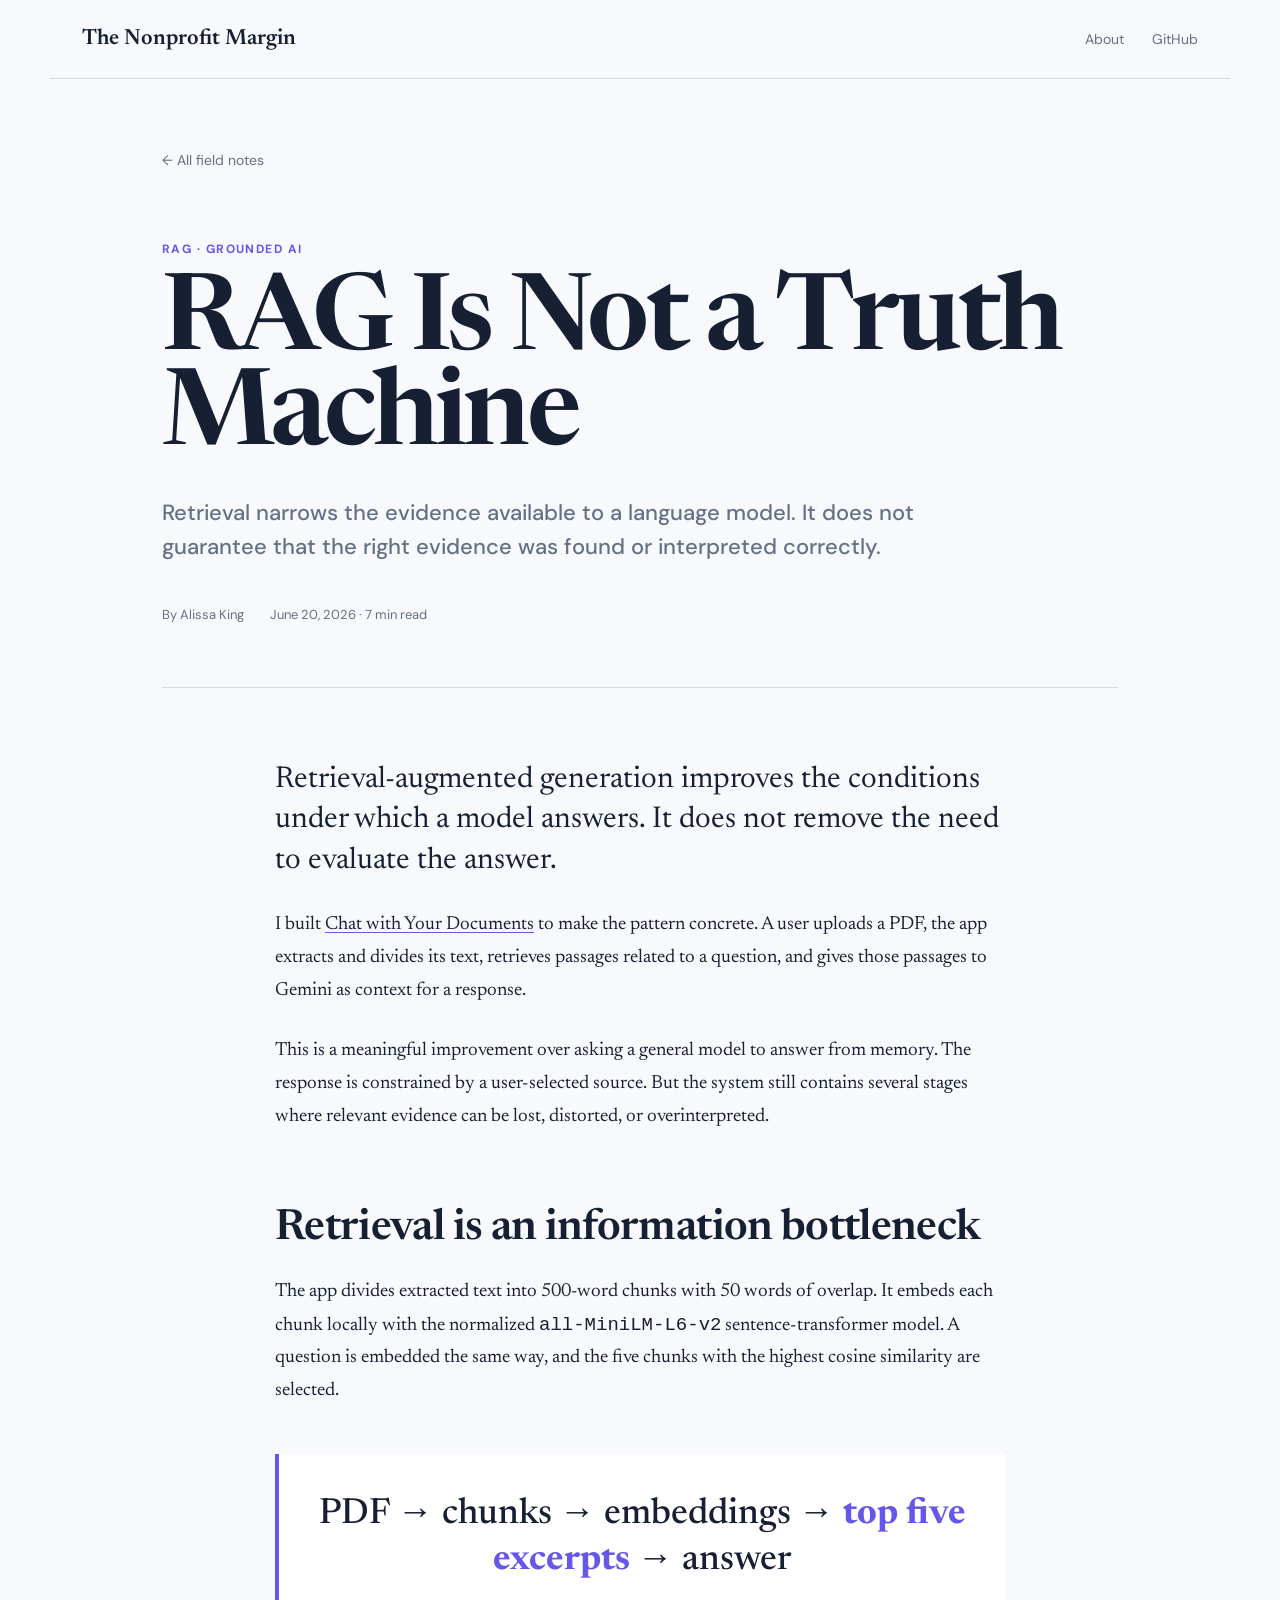
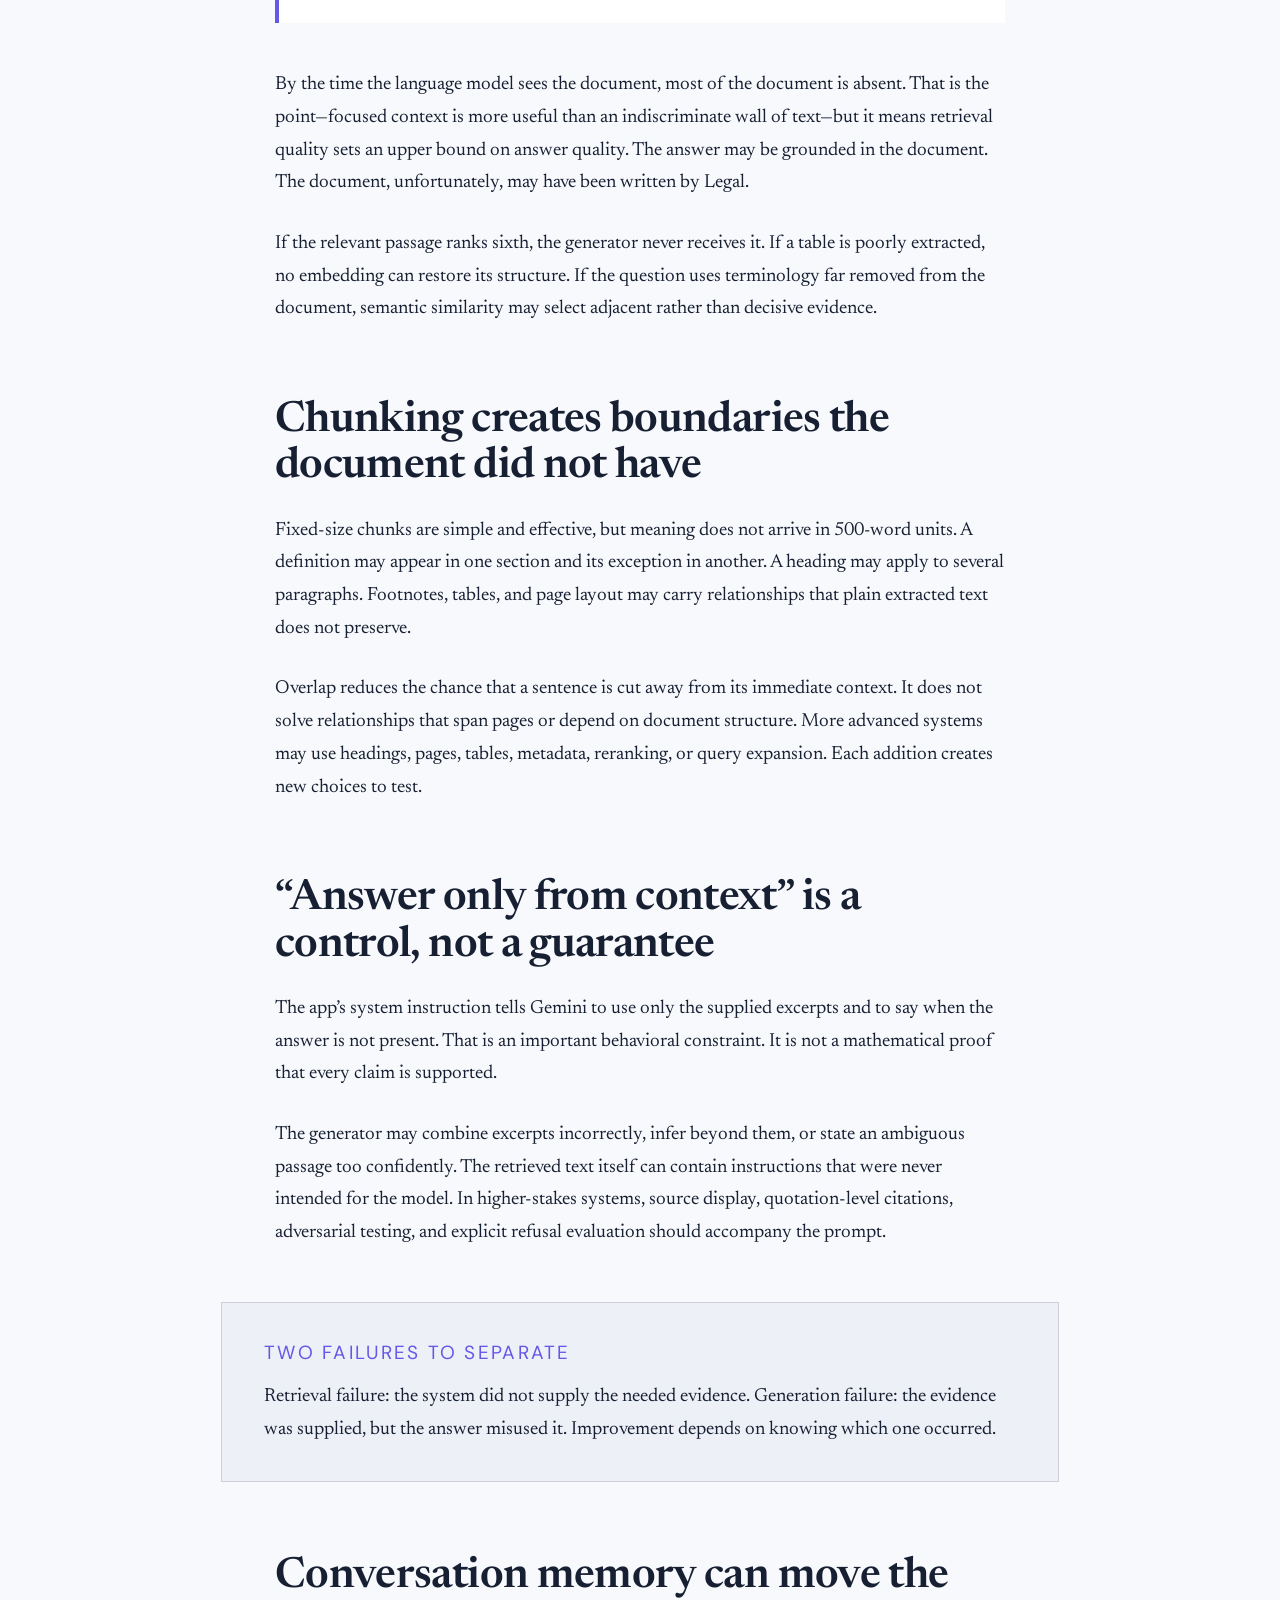
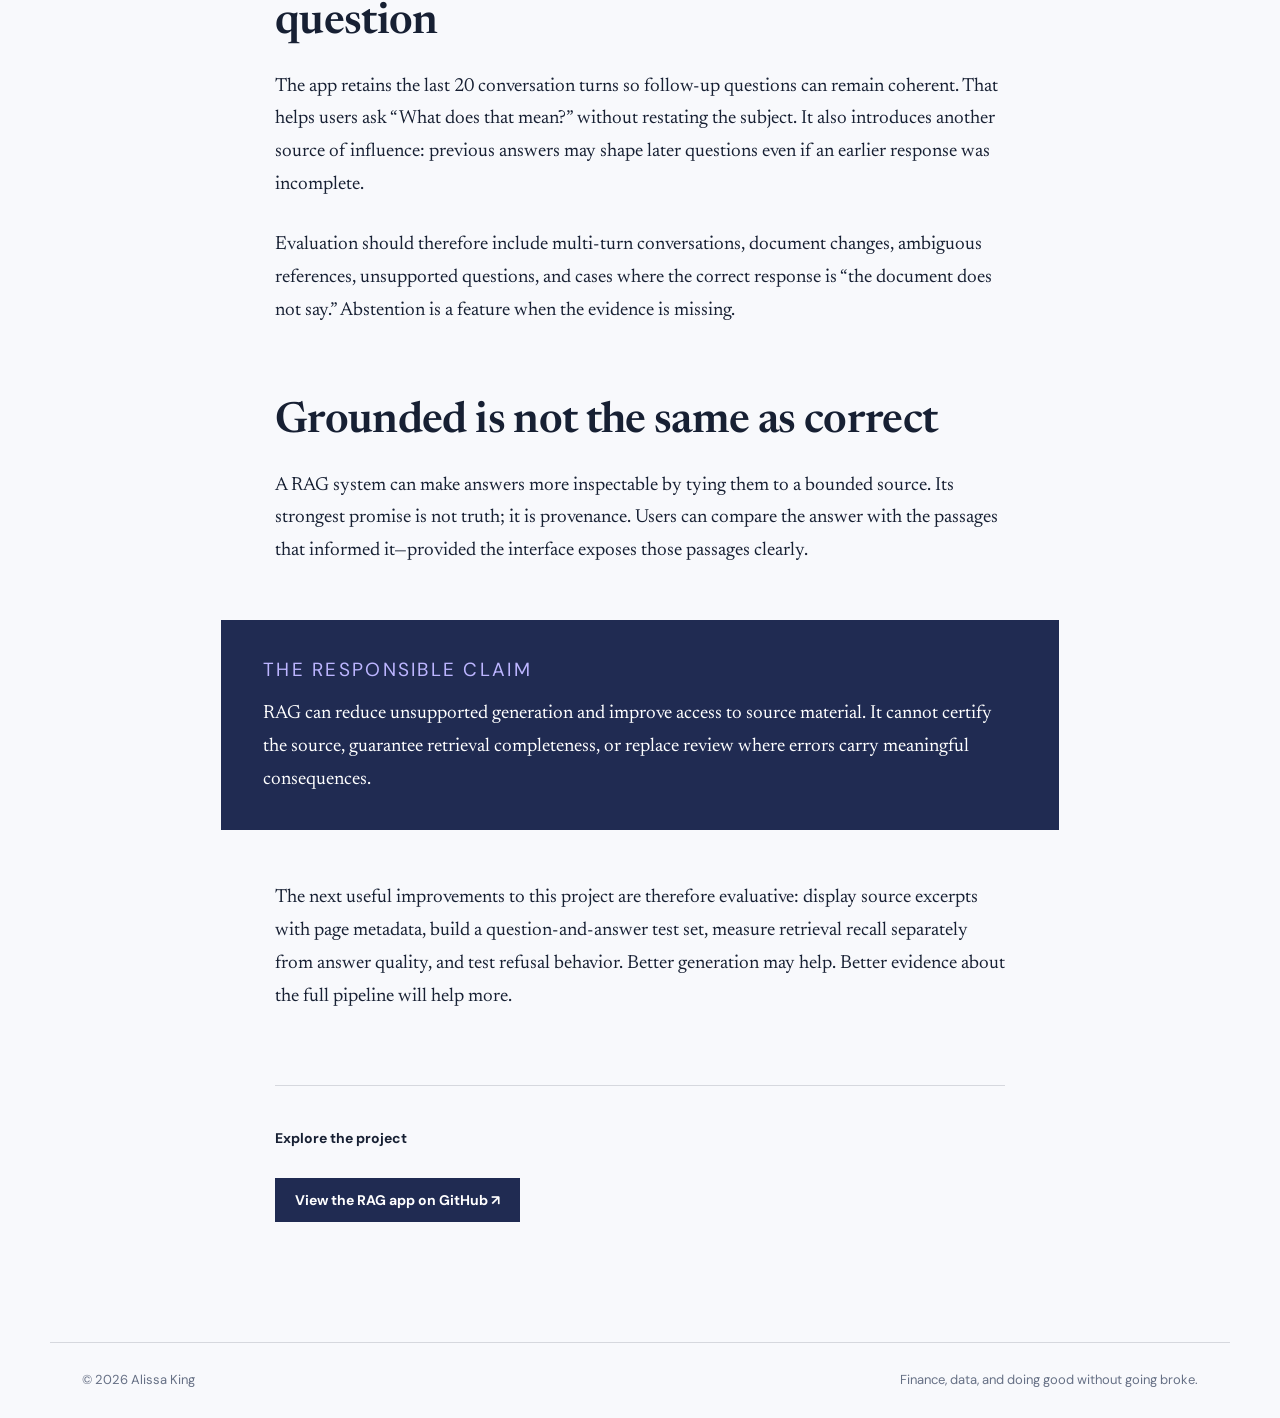
<file: posts/rag-is-not-a-truth-machine.html>
<!doctype html>
<html lang="en">
<head>
  <meta charset="utf-8"><meta name="viewport" content="width=device-width, initial-scale=1">
  <meta name="description" content="What retrieval-augmented generation changes, what it does not guarantee, and why retrieval quality deserves more scrutiny.">
  <title>RAG Is Not a Truth Machine — The Nonprofit Margin</title>
  <link rel="preconnect" href="https://fonts.googleapis.com"><link rel="preconnect" href="https://fonts.gstatic.com" crossorigin>
  <link href="https://fonts.googleapis.com/css2?family=DM+Sans:wght@400;500;600;700&family=Newsreader:opsz,wght@6..72,500;6..72,600&display=swap" rel="stylesheet">
  <link rel="stylesheet" href="../assets/styles.css?v=20260620-3"><script src="../assets/margin.js?v=20260620-3" defer></script>
</head>
<body>
  <header class="site-header"><a class="wordmark" href="../index.html">The Nonprofit Margin</a><nav aria-label="Primary navigation"><a href="../index.html#about">About</a><a href="https://github.com/Alissa-King">GitHub</a></nav></header>
  <main class="article-shell"><article>
    <header class="article-header">
      <a class="back-link" href="../index.html">← All field notes</a><p class="eyebrow">RAG · Grounded AI</p>
      <h1>RAG Is Not a Truth Machine</h1>
      <p class="dek">Retrieval narrows the evidence available to a language model. It does not guarantee that the right evidence was found or interpreted correctly.</p>
      <div class="byline"><span>By Alissa King</span><span>June 20, 2026 · 7 min read</span></div>
    </header>
    <div class="article-body">
      <p class="lede">Retrieval-augmented generation improves the conditions under which a model answers. It does not remove the need to evaluate the answer.</p>

      <p>I built <a href="https://github.com/Alissa-King/doc-rag-app">Chat with Your Documents</a> to make the pattern concrete. A user uploads a PDF, the app extracts and divides its text, retrieves passages related to a question, and gives those passages to Gemini as context for a response.</p>

      <p>This is a meaningful improvement over asking a general model to answer from memory. The response is constrained by a user-selected source. But the system still contains several stages where relevant evidence can be lost, distorted, or overinterpreted.</p>

      <h2>Retrieval is an information bottleneck</h2>

      <p>The app divides extracted text into 500-word chunks with 50 words of overlap. It embeds each chunk locally with the normalized <code>all-MiniLM-L6-v2</code> sentence-transformer model. A question is embedded the same way, and the five chunks with the highest cosine similarity are selected.</p>

      <div class="formula">PDF → chunks → embeddings → <span>top five excerpts</span> → answer</div>

      <p>By the time the language model sees the document, most of the document is absent. That is the point—focused context is more useful than an indiscriminate wall of text—but it means retrieval quality sets an upper bound on answer quality. The answer may be grounded in the document. The document, unfortunately, may have been written by Legal.</p>

      <p>If the relevant passage ranks sixth, the generator never receives it. If a table is poorly extracted, no embedding can restore its structure. If the question uses terminology far removed from the document, semantic similarity may select adjacent rather than decisive evidence.</p>

      <h2>Chunking creates boundaries the document did not have</h2>

      <p>Fixed-size chunks are simple and effective, but meaning does not arrive in 500-word units. A definition may appear in one section and its exception in another. A heading may apply to several paragraphs. Footnotes, tables, and page layout may carry relationships that plain extracted text does not preserve.</p>

      <p>Overlap reduces the chance that a sentence is cut away from its immediate context. It does not solve relationships that span pages or depend on document structure. More advanced systems may use headings, pages, tables, metadata, reranking, or query expansion. Each addition creates new choices to test.</p>

      <h2>“Answer only from context” is a control, not a guarantee</h2>

      <p>The app’s system instruction tells Gemini to use only the supplied excerpts and to say when the answer is not present. That is an important behavioral constraint. It is not a mathematical proof that every claim is supported.</p>

      <p>The generator may combine excerpts incorrectly, infer beyond them, or state an ambiguous passage too confidently. The retrieved text itself can contain instructions that were never intended for the model. In higher-stakes systems, source display, quotation-level citations, adversarial testing, and explicit refusal evaluation should accompany the prompt.</p>

      <aside class="callout"><p class="callout-label">Two failures to separate</p><p>Retrieval failure: the system did not supply the needed evidence. Generation failure: the evidence was supplied, but the answer misused it. Improvement depends on knowing which one occurred.</p></aside>

      <h2>Conversation memory can move the question</h2>

      <p>The app retains the last 20 conversation turns so follow-up questions can remain coherent. That helps users ask “What does that mean?” without restating the subject. It also introduces another source of influence: previous answers may shape later questions even if an earlier response was incomplete.</p>

      <p>Evaluation should therefore include multi-turn conversations, document changes, ambiguous references, unsupported questions, and cases where the correct response is “the document does not say.” Abstention is a feature when the evidence is missing.</p>

      <h2>Grounded is not the same as correct</h2>

      <p>A RAG system can make answers more inspectable by tying them to a bounded source. Its strongest promise is not truth; it is provenance. Users can compare the answer with the passages that informed it—provided the interface exposes those passages clearly.</p>

      <aside class="callout dark"><p class="callout-label">The responsible claim</p><p>RAG can reduce unsupported generation and improve access to source material. It cannot certify the source, guarantee retrieval completeness, or replace review where errors carry meaningful consequences.</p></aside>

      <p>The next useful improvements to this project are therefore evaluative: display source excerpts with page metadata, build a question-and-answer test set, measure retrieval recall separately from answer quality, and test refusal behavior. Better generation may help. Better evidence about the full pipeline will help more.</p>

      <div class="article-end"><p><strong>Explore the project</strong></p><a class="button" href="https://github.com/Alissa-King/doc-rag-app">View the RAG app on GitHub ↗</a></div>
    </div>
  </article></main>
  <footer><span>© 2026 Alissa King</span><button class="footer-secret" type="button" data-footer-secret>Finance, data, and doing good without going broke.</button></footer><div class="toast" role="status" aria-live="polite" data-toast></div>
  <!-- Relevant excerpt not found. This comment will hallucinate responsibly. -->
</body>
</html>
</file>
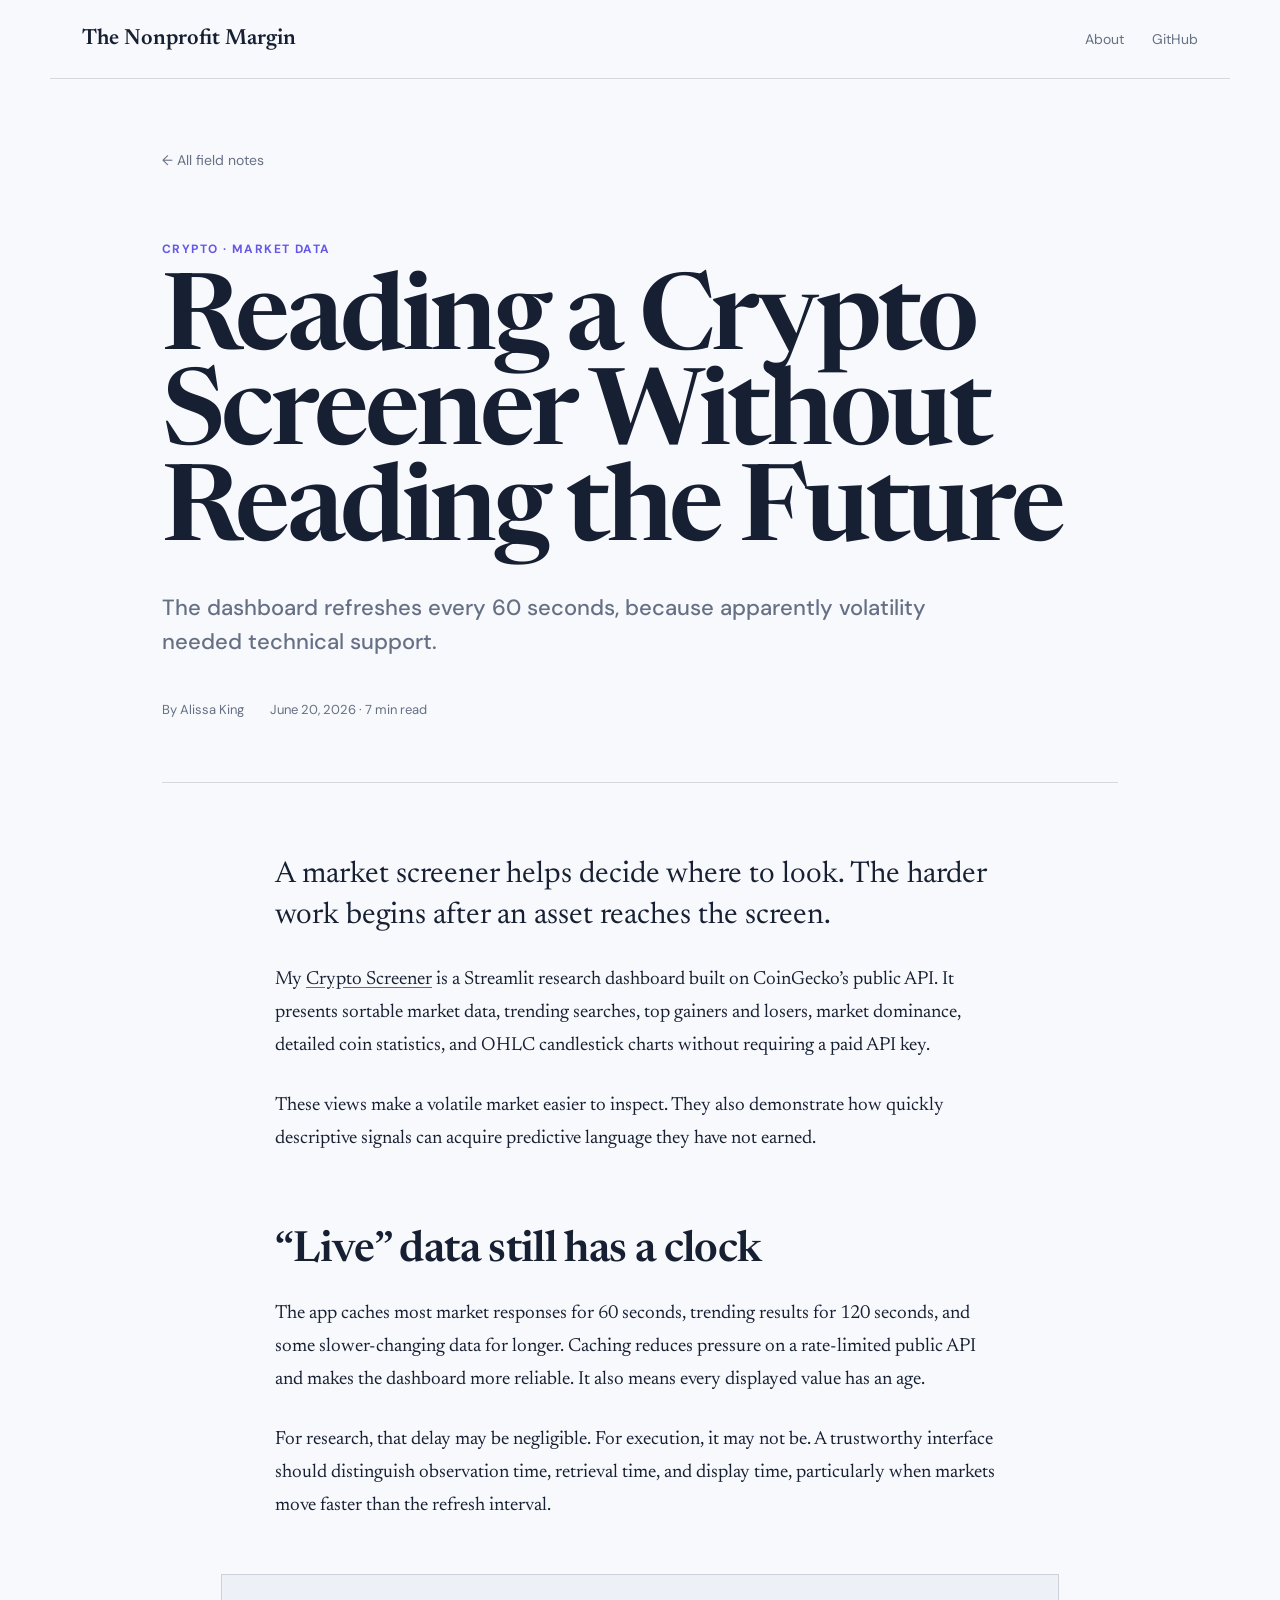
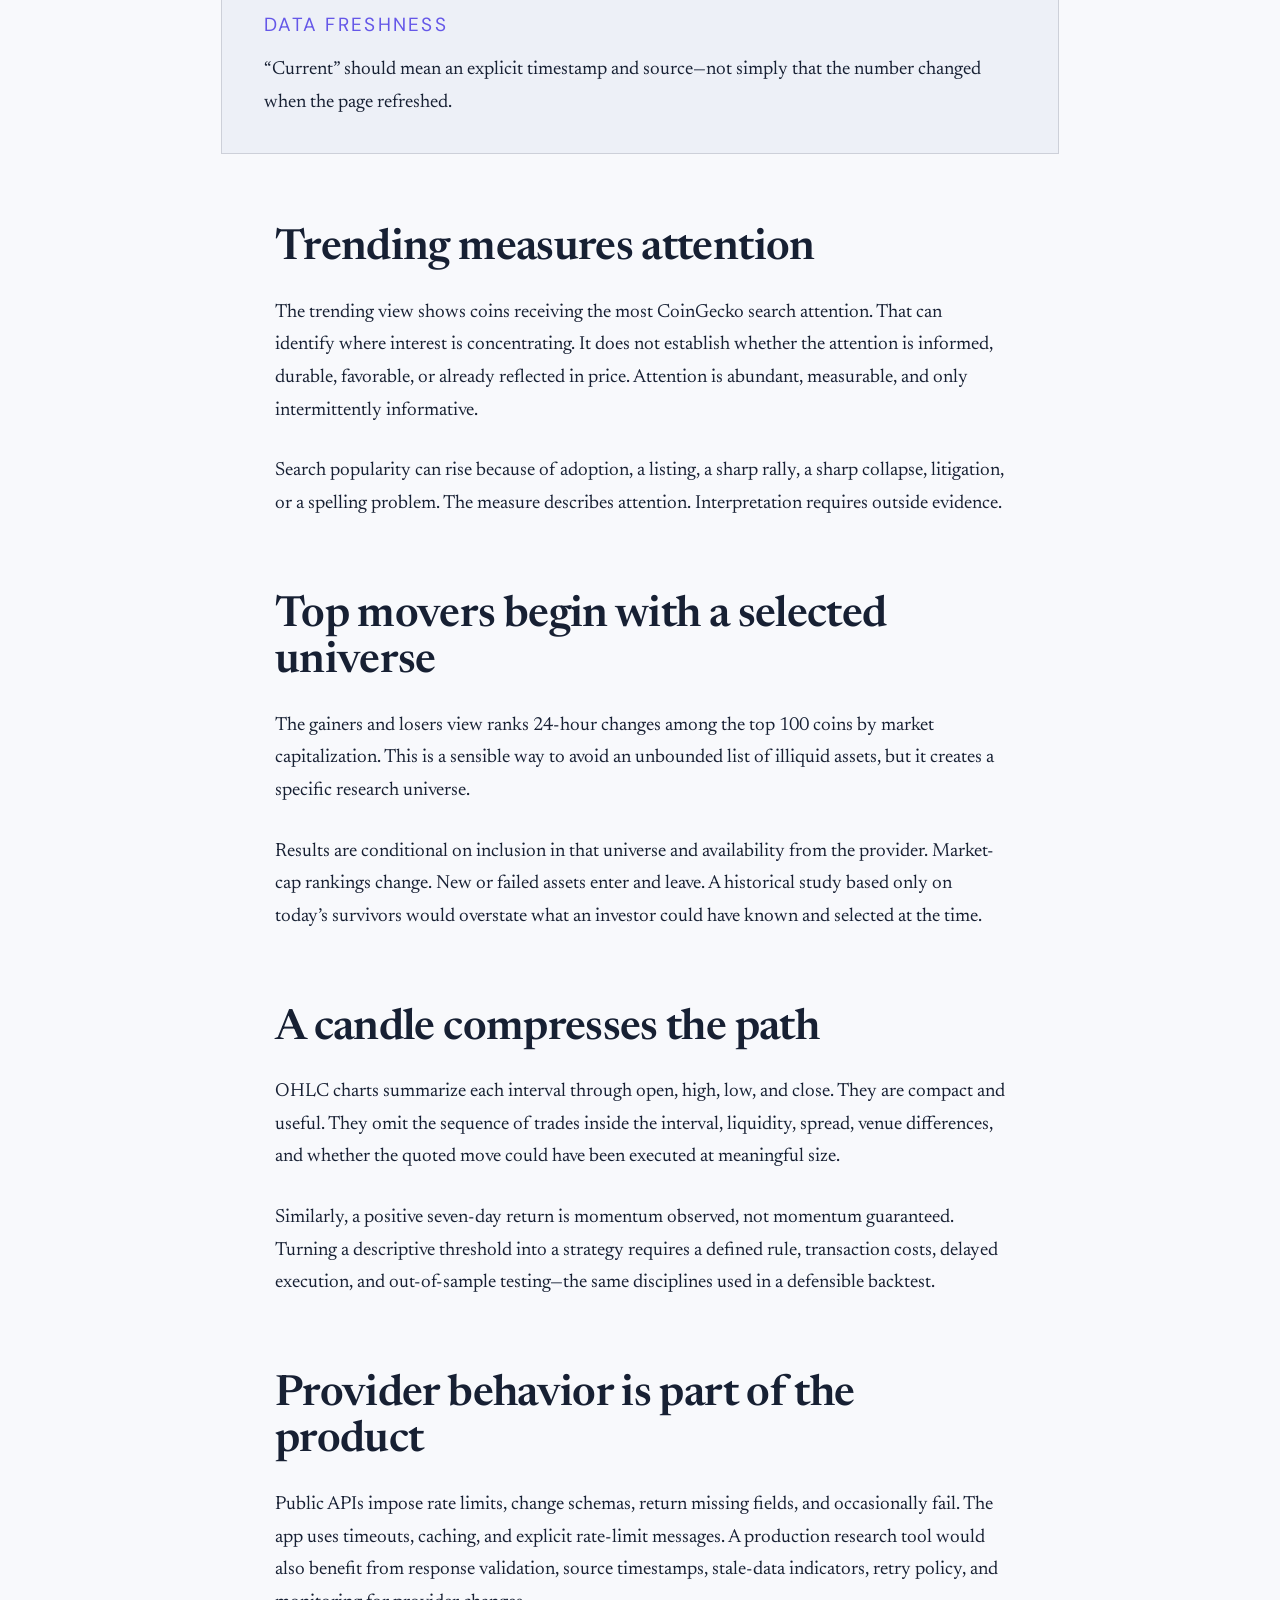
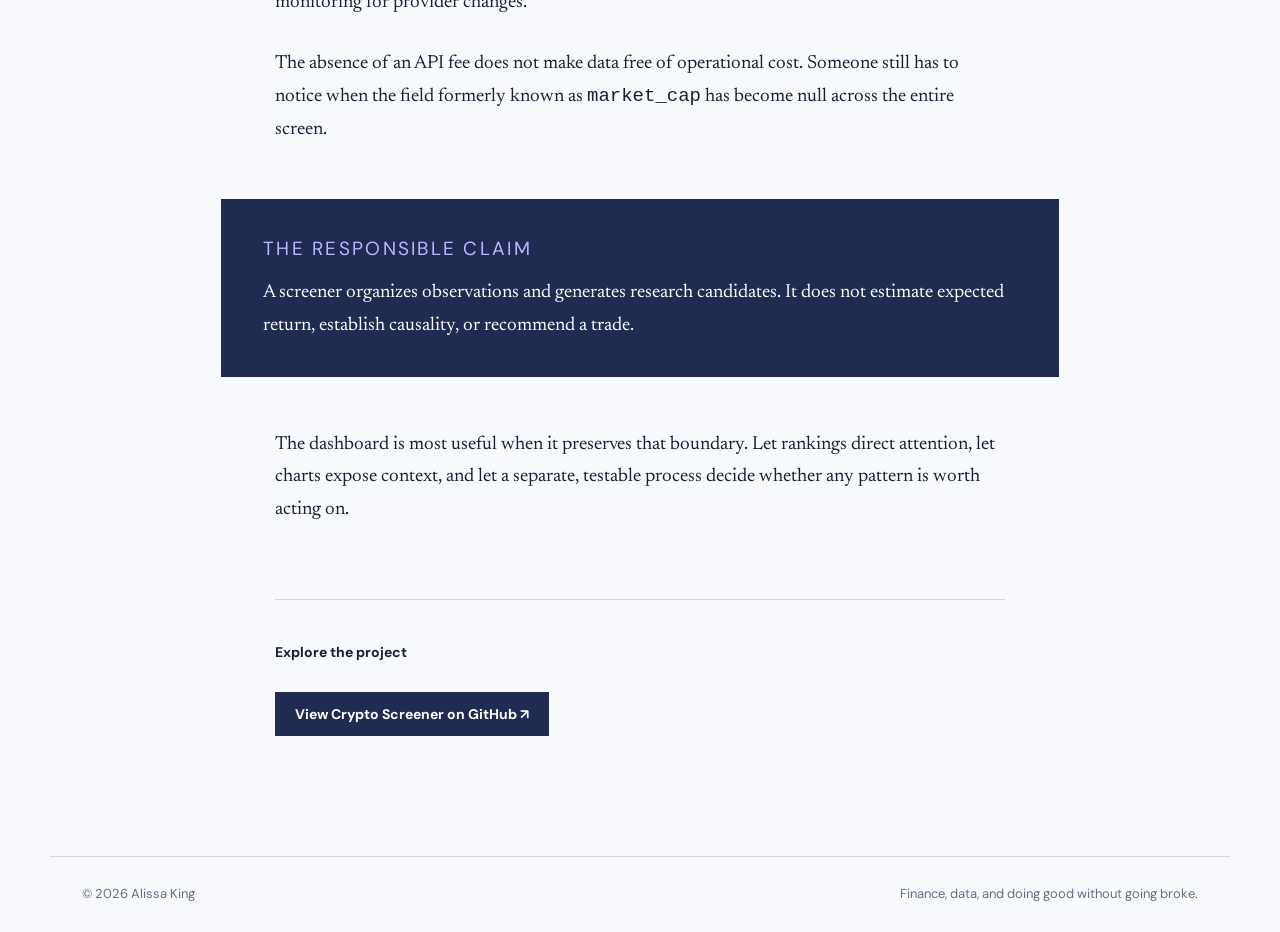
<file: posts/screener-is-not-a-forecast.html>
<!doctype html>
<html lang="en">
<head>
  <meta charset="utf-8"><meta name="viewport" content="width=device-width, initial-scale=1">
  <meta name="description" content="What cryptocurrency screeners reveal, what their rankings omit, and why live market data is not a forecast.">
  <title>Reading a Crypto Screener Without Reading the Future — The Nonprofit Margin</title>
  <link rel="preconnect" href="https://fonts.googleapis.com"><link rel="preconnect" href="https://fonts.gstatic.com" crossorigin>
  <link href="https://fonts.googleapis.com/css2?family=DM+Sans:wght@400;500;600;700&family=Newsreader:opsz,wght@6..72,500;6..72,600&display=swap" rel="stylesheet">
  <link rel="stylesheet" href="../assets/styles.css?v=20260620-3"><script src="../assets/margin.js?v=20260620-3" defer></script>
</head>
<body>
  <header class="site-header"><a class="wordmark" href="../index.html">The Nonprofit Margin</a><nav aria-label="Primary navigation"><a href="../index.html#about">About</a><a href="https://github.com/Alissa-King">GitHub</a></nav></header>
  <main class="article-shell"><article>
    <header class="article-header">
      <a class="back-link" href="../index.html">← All field notes</a><p class="eyebrow">Crypto · Market data</p>
      <h1>Reading a Crypto Screener Without Reading the Future</h1>
      <p class="dek">The dashboard refreshes every 60 seconds, because apparently volatility needed technical support.</p>
      <div class="byline"><span>By Alissa King</span><span>June 20, 2026 · 7 min read</span></div>
    </header>
    <div class="article-body">
      <p class="lede">A market screener helps decide where to look. The harder work begins after an asset reaches the screen.</p>

      <p>My <a href="https://github.com/Alissa-King/crypto-screener">Crypto Screener</a> is a Streamlit research dashboard built on CoinGecko’s public API. It presents sortable market data, trending searches, top gainers and losers, market dominance, detailed coin statistics, and OHLC candlestick charts without requiring a paid API key.</p>

      <p>These views make a volatile market easier to inspect. They also demonstrate how quickly descriptive signals can acquire predictive language they have not earned.</p>

      <h2>“Live” data still has a clock</h2>

      <p>The app caches most market responses for 60 seconds, trending results for 120 seconds, and some slower-changing data for longer. Caching reduces pressure on a rate-limited public API and makes the dashboard more reliable. It also means every displayed value has an age.</p>

      <p>For research, that delay may be negligible. For execution, it may not be. A trustworthy interface should distinguish observation time, retrieval time, and display time, particularly when markets move faster than the refresh interval.</p>

      <aside class="callout"><p class="callout-label">Data freshness</p><p>“Current” should mean an explicit timestamp and source—not simply that the number changed when the page refreshed.</p></aside>

      <h2>Trending measures attention</h2>

      <p>The trending view shows coins receiving the most CoinGecko search attention. That can identify where interest is concentrating. It does not establish whether the attention is informed, durable, favorable, or already reflected in price. Attention is abundant, measurable, and only intermittently informative.</p>

      <p>Search popularity can rise because of adoption, a listing, a sharp rally, a sharp collapse, litigation, or a spelling problem. The measure describes attention. Interpretation requires outside evidence.</p>

      <h2>Top movers begin with a selected universe</h2>

      <p>The gainers and losers view ranks 24-hour changes among the top 100 coins by market capitalization. This is a sensible way to avoid an unbounded list of illiquid assets, but it creates a specific research universe.</p>

      <p>Results are conditional on inclusion in that universe and availability from the provider. Market-cap rankings change. New or failed assets enter and leave. A historical study based only on today’s survivors would overstate what an investor could have known and selected at the time.</p>

      <h2>A candle compresses the path</h2>

      <p>OHLC charts summarize each interval through open, high, low, and close. They are compact and useful. They omit the sequence of trades inside the interval, liquidity, spread, venue differences, and whether the quoted move could have been executed at meaningful size.</p>

      <p>Similarly, a positive seven-day return is momentum observed, not momentum guaranteed. Turning a descriptive threshold into a strategy requires a defined rule, transaction costs, delayed execution, and out-of-sample testing—the same disciplines used in a defensible backtest.</p>

      <h2>Provider behavior is part of the product</h2>

      <p>Public APIs impose rate limits, change schemas, return missing fields, and occasionally fail. The app uses timeouts, caching, and explicit rate-limit messages. A production research tool would also benefit from response validation, source timestamps, stale-data indicators, retry policy, and monitoring for provider changes.</p>

      <p>The absence of an API fee does not make data free of operational cost. Someone still has to notice when the field formerly known as <code>market_cap</code> has become null across the entire screen.</p>

      <aside class="callout dark"><p class="callout-label">The responsible claim</p><p>A screener organizes observations and generates research candidates. It does not estimate expected return, establish causality, or recommend a trade.</p></aside>

      <p>The dashboard is most useful when it preserves that boundary. Let rankings direct attention, let charts expose context, and let a separate, testable process decide whether any pattern is worth acting on.</p>

      <div class="article-end"><p><strong>Explore the project</strong></p><a class="button" href="https://github.com/Alissa-King/crypto-screener">View Crypto Screener on GitHub ↗</a></div>
    </div>
  </article></main>
  <footer><span>© 2026 Alissa King</span><button class="footer-secret" type="button" data-footer-secret>Finance, data, and doing good without going broke.</button></footer><div class="toast" role="status" aria-live="polite" data-toast></div>
  <!-- Past performance remains stubbornly historical. -->
</body>
</html>
</file>
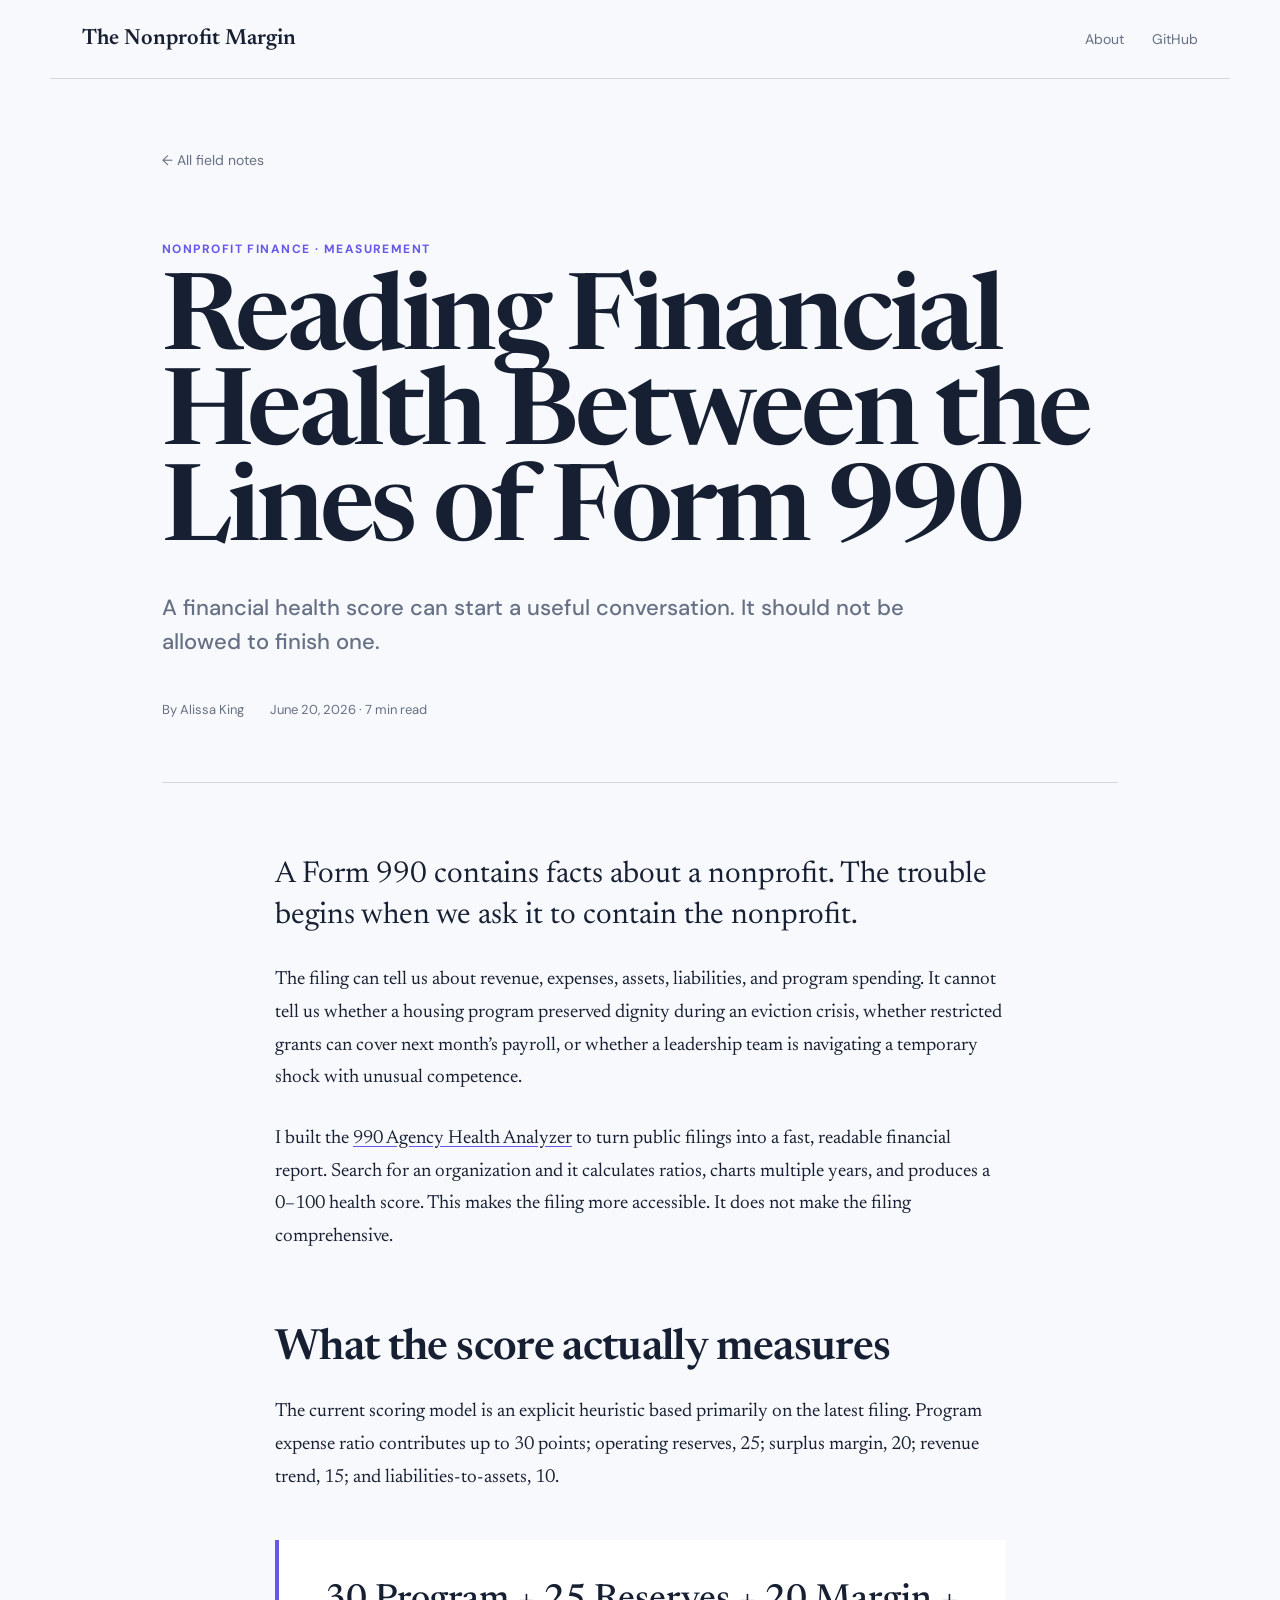
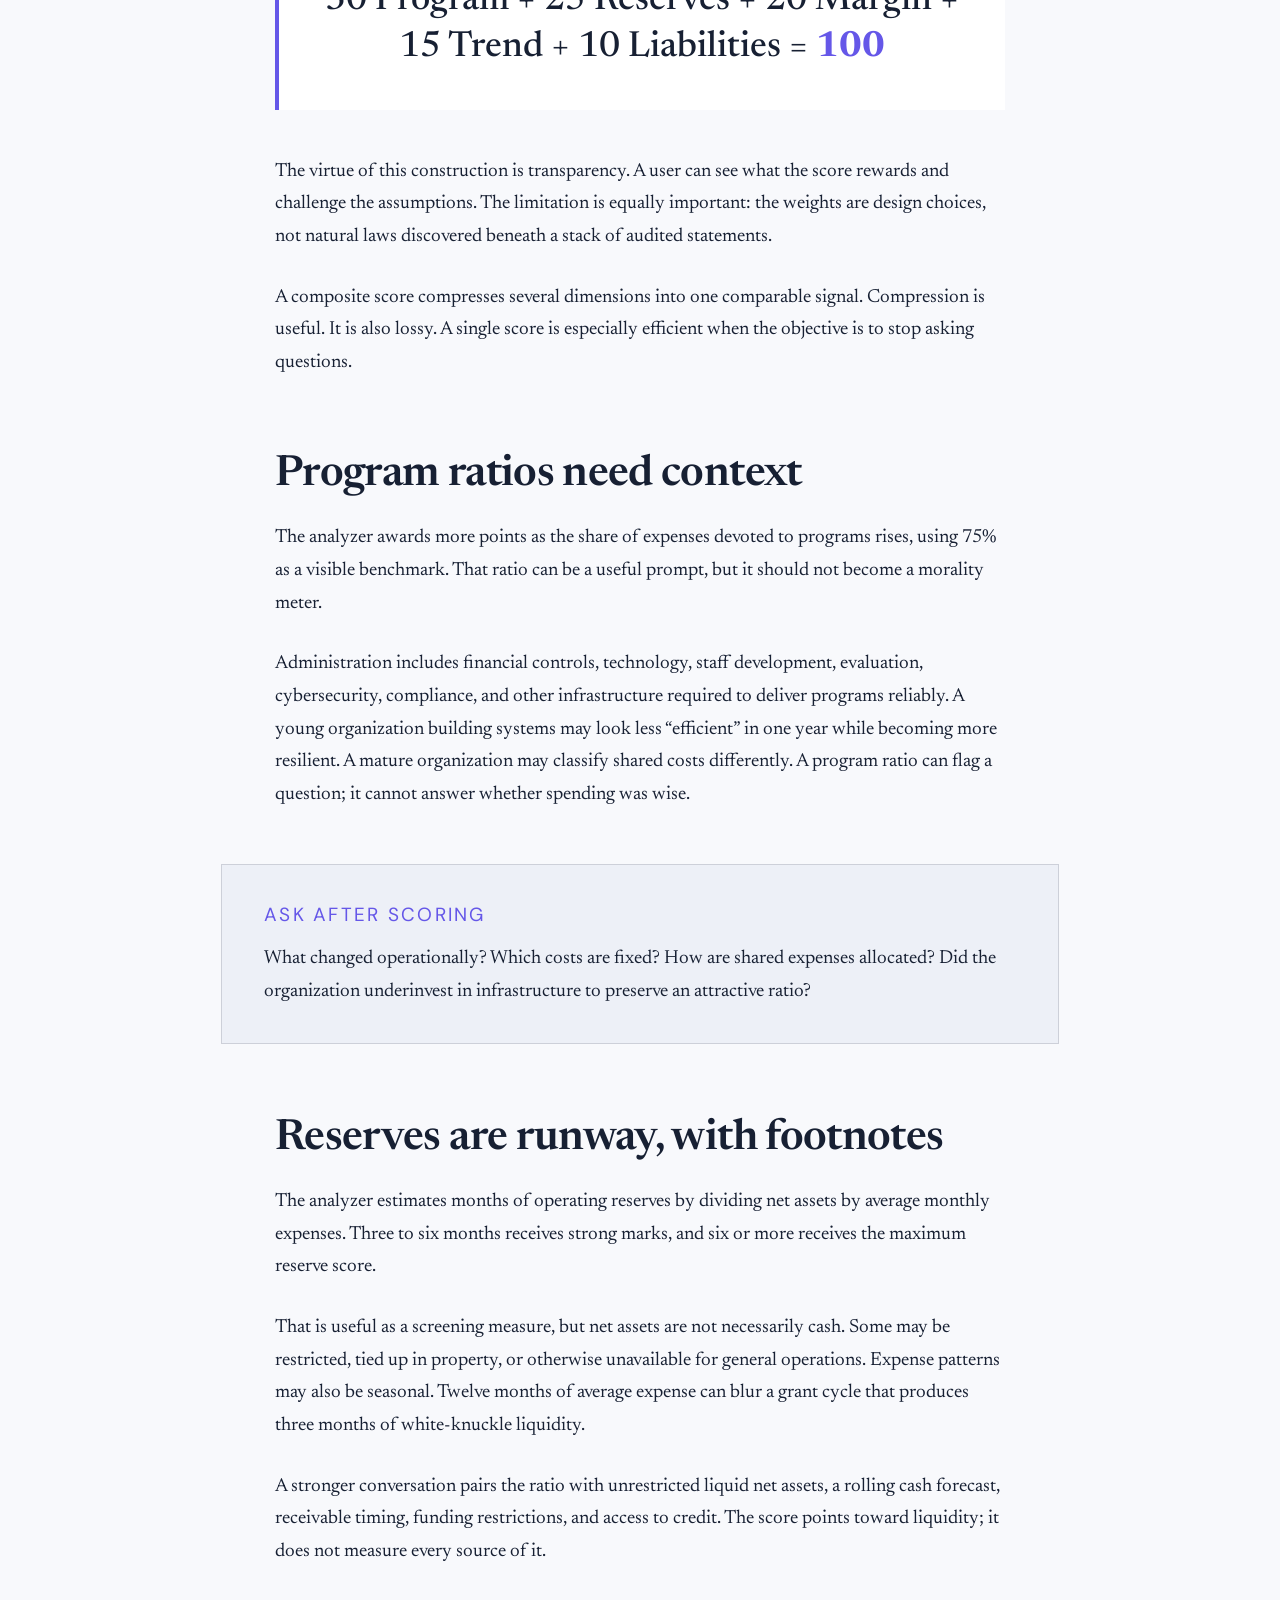
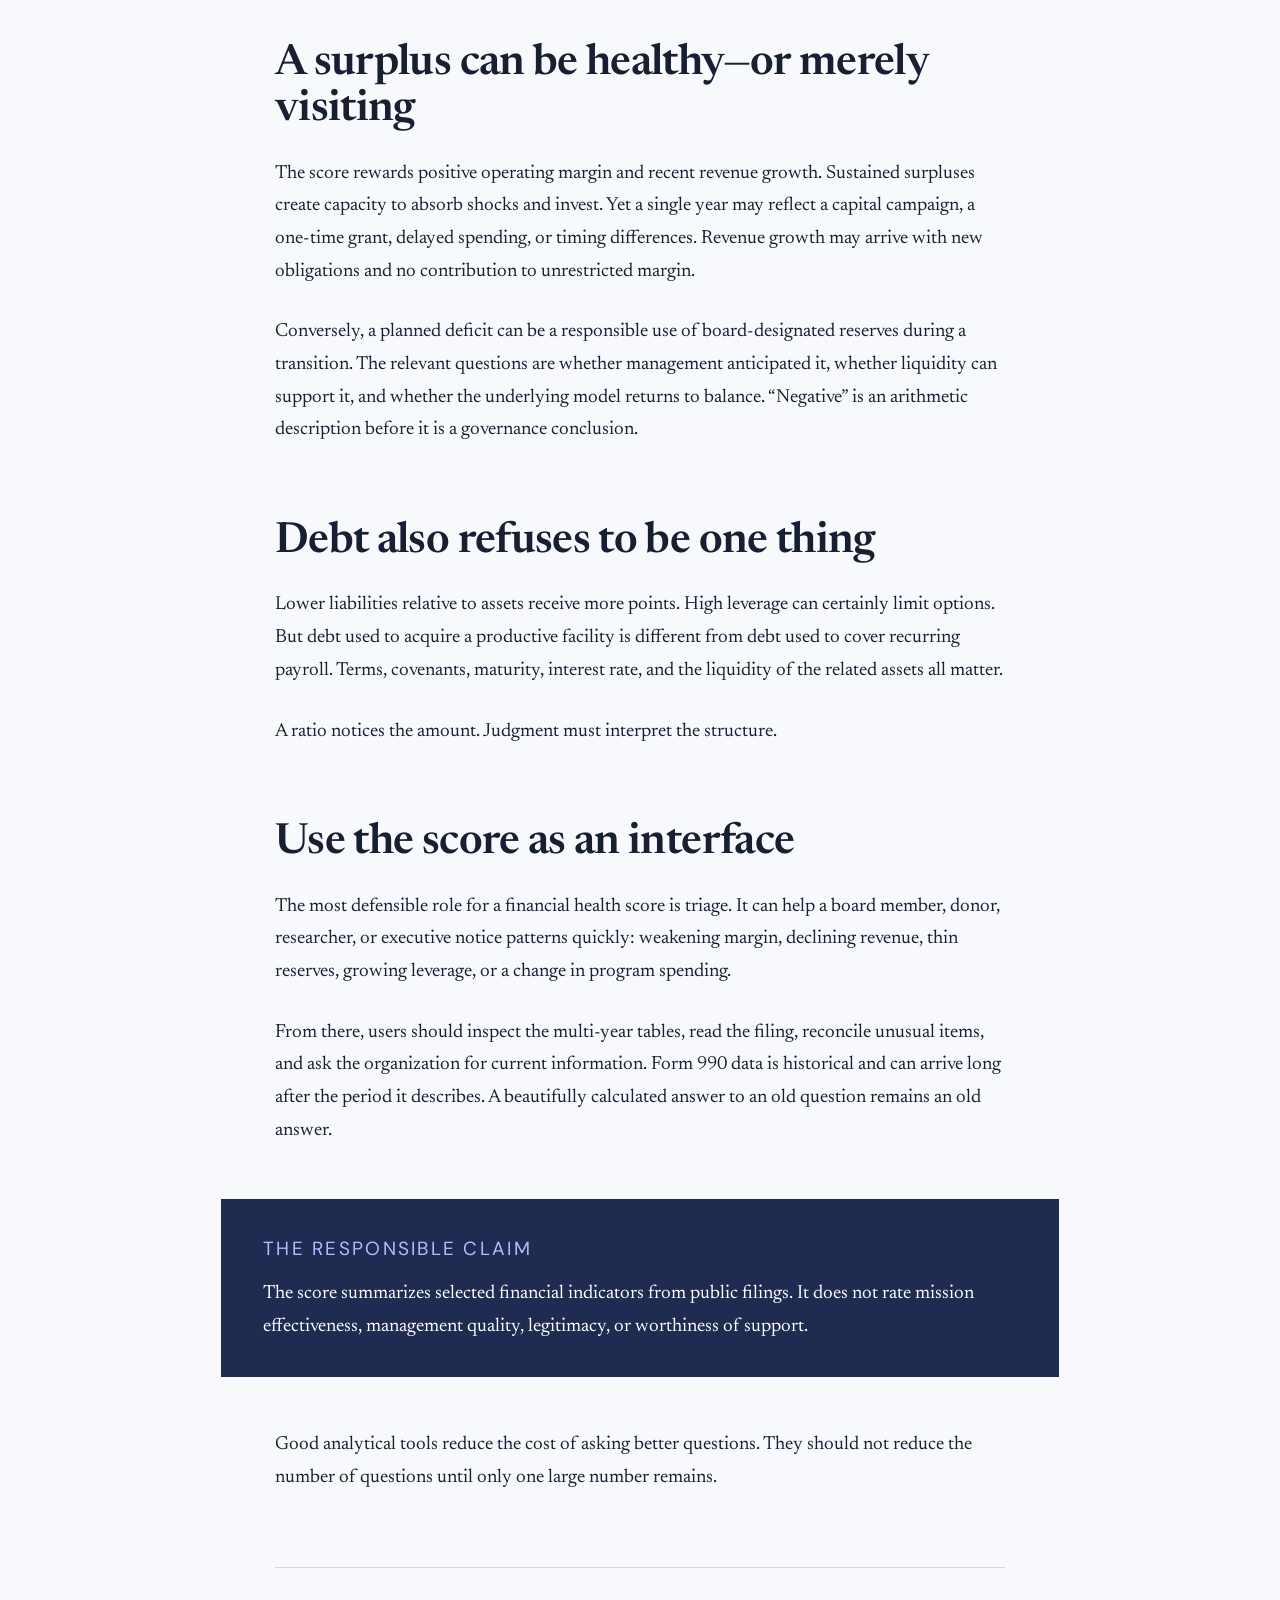
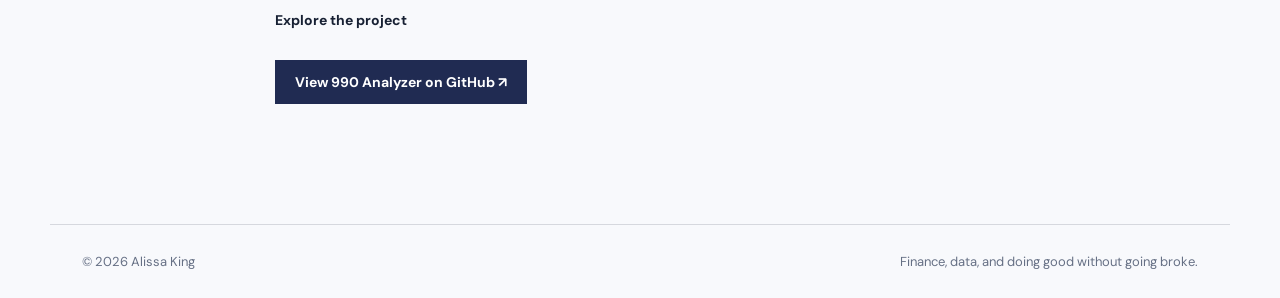
<file: posts/your-990-is-not-your-organization.html>
<!doctype html>
<html lang="en">
<head>
  <meta charset="utf-8">
  <meta name="viewport" content="width=device-width, initial-scale=1">
  <meta name="description" content="How to use nonprofit financial health scores without confusing a Form 990 with the organization behind it.">
  <title>Reading Financial Health Between the Lines of Form 990 — The Nonprofit Margin</title>
  <link rel="preconnect" href="https://fonts.googleapis.com"><link rel="preconnect" href="https://fonts.gstatic.com" crossorigin>
  <link href="https://fonts.googleapis.com/css2?family=DM+Sans:wght@400;500;600;700&family=Newsreader:opsz,wght@6..72,500;6..72,600&display=swap" rel="stylesheet">
  <link rel="stylesheet" href="../assets/styles.css?v=20260620-3"><script src="../assets/margin.js?v=20260620-3" defer></script>
</head>
<body>
  <header class="site-header"><a class="wordmark" href="../index.html">The Nonprofit Margin</a><nav aria-label="Primary navigation"><a href="../index.html#about">About</a><a href="https://github.com/Alissa-King">GitHub</a></nav></header>
  <main class="article-shell"><article>
    <header class="article-header">
      <a class="back-link" href="../index.html">← All field notes</a><p class="eyebrow">Nonprofit finance · Measurement</p>
      <h1>Reading Financial Health Between the Lines of Form 990</h1>
      <p class="dek">A financial health score can start a useful conversation. It should not be allowed to finish one.</p>
      <div class="byline"><span>By Alissa King</span><span>June 20, 2026 · 7 min read</span></div>
    </header>
    <div class="article-body">
      <p class="lede">A Form 990 contains facts about a nonprofit. The trouble begins when we ask it to contain the nonprofit.</p>

      <p>The filing can tell us about revenue, expenses, assets, liabilities, and program spending. It cannot tell us whether a housing program preserved dignity during an eviction crisis, whether restricted grants can cover next month’s payroll, or whether a leadership team is navigating a temporary shock with unusual competence.</p>

      <p>I built the <a href="https://github.com/Alissa-King/990-Analyzer">990 Agency Health Analyzer</a> to turn public filings into a fast, readable financial report. Search for an organization and it calculates ratios, charts multiple years, and produces a 0–100 health score. This makes the filing more accessible. It does not make the filing comprehensive.</p>

      <h2>What the score actually measures</h2>

      <p>The current scoring model is an explicit heuristic based primarily on the latest filing. Program expense ratio contributes up to 30 points; operating reserves, 25; surplus margin, 20; revenue trend, 15; and liabilities-to-assets, 10.</p>

      <div class="formula" role="img" aria-label="Health score combines program spending, reserves, margin, trend, and liabilities">
        30 Program + 25 Reserves + 20 Margin + 15 Trend + 10 Liabilities = <span>100</span>
      </div>

      <p>The virtue of this construction is transparency. A user can see what the score rewards and challenge the assumptions. The limitation is equally important: the weights are design choices, not natural laws discovered beneath a stack of audited statements.</p>

      <p>A composite score compresses several dimensions into one comparable signal. Compression is useful. It is also lossy. A single score is especially efficient when the objective is to stop asking questions.</p>

      <h2>Program ratios need context</h2>

      <p>The analyzer awards more points as the share of expenses devoted to programs rises, using 75% as a visible benchmark. That ratio can be a useful prompt, but it should not become a morality meter.</p>

      <p>Administration includes financial controls, technology, staff development, evaluation, cybersecurity, compliance, and other infrastructure required to deliver programs reliably. A young organization building systems may look less “efficient” in one year while becoming more resilient. A mature organization may classify shared costs differently. A program ratio can flag a question; it cannot answer whether spending was wise.</p>

      <aside class="callout"><p class="callout-label">Ask after scoring</p><p>What changed operationally? Which costs are fixed? How are shared expenses allocated? Did the organization underinvest in infrastructure to preserve an attractive ratio?</p></aside>

      <h2>Reserves are runway, with footnotes</h2>

      <p>The analyzer estimates months of operating reserves by dividing net assets by average monthly expenses. Three to six months receives strong marks, and six or more receives the maximum reserve score.</p>

      <p>That is useful as a screening measure, but net assets are not necessarily cash. Some may be restricted, tied up in property, or otherwise unavailable for general operations. Expense patterns may also be seasonal. Twelve months of average expense can blur a grant cycle that produces three months of white-knuckle liquidity.</p>

      <p>A stronger conversation pairs the ratio with unrestricted liquid net assets, a rolling cash forecast, receivable timing, funding restrictions, and access to credit. The score points toward liquidity; it does not measure every source of it.</p>

      <h2>A surplus can be healthy—or merely visiting</h2>

      <p>The score rewards positive operating margin and recent revenue growth. Sustained surpluses create capacity to absorb shocks and invest. Yet a single year may reflect a capital campaign, a one-time grant, delayed spending, or timing differences. Revenue growth may arrive with new obligations and no contribution to unrestricted margin.</p>

      <p>Conversely, a planned deficit can be a responsible use of board-designated reserves during a transition. The relevant questions are whether management anticipated it, whether liquidity can support it, and whether the underlying model returns to balance. “Negative” is an arithmetic description before it is a governance conclusion.</p>

      <h2>Debt also refuses to be one thing</h2>

      <p>Lower liabilities relative to assets receive more points. High leverage can certainly limit options. But debt used to acquire a productive facility is different from debt used to cover recurring payroll. Terms, covenants, maturity, interest rate, and the liquidity of the related assets all matter.</p>

      <p>A ratio notices the amount. Judgment must interpret the structure.</p>

      <h2>Use the score as an interface</h2>

      <p>The most defensible role for a financial health score is triage. It can help a board member, donor, researcher, or executive notice patterns quickly: weakening margin, declining revenue, thin reserves, growing leverage, or a change in program spending.</p>

      <p>From there, users should inspect the multi-year tables, read the filing, reconcile unusual items, and ask the organization for current information. Form 990 data is historical and can arrive long after the period it describes. A beautifully calculated answer to an old question remains an old answer.</p>

      <aside class="callout dark"><p class="callout-label">The responsible claim</p><p>The score summarizes selected financial indicators from public filings. It does not rate mission effectiveness, management quality, legitimacy, or worthiness of support.</p></aside>

      <p>Good analytical tools reduce the cost of asking better questions. They should not reduce the number of questions until only one large number remains.</p>

      <div class="article-end"><p><strong>Explore the project</strong></p><a class="button" href="https://github.com/Alissa-King/990-Analyzer">View 990 Analyzer on GitHub ↗</a></div>
    </div>
  </article></main>
  <footer><span>© 2026 Alissa King</span><button class="footer-secret" type="button" data-footer-secret>Finance, data, and doing good without going broke.</button></footer><div class="toast" role="status" aria-live="polite" data-toast></div>
  <!-- This comment is unrestricted. Please spend it responsibly. -->
</body>
</html>
</file>
<file: assets/styles.css>
:root {
  --ink: #172033;
  --muted: #667085;
  --paper: #f8f9fc;
  --paper-deep: #edf0f7;
  --accent: #6557e8;
  --primary: #202b52;
  --line: rgba(23, 32, 51, 0.15);
  --display: "Newsreader", Georgia, serif;
  --sans: "DM Sans", system-ui, sans-serif;
}

* { box-sizing: border-box; }
html { scroll-behavior: smooth; }
body { margin: 0; color: var(--ink); background: var(--paper); font-family: var(--sans); }
a { color: inherit; }

.site-header, footer { max-width: 1180px; margin: auto; display: flex; justify-content: space-between; align-items: center; padding: 28px 32px; }
.site-header { border-bottom: 1px solid var(--line); }
.wordmark { font: 600 22px/1 var(--display); text-decoration: none; }
nav { display: flex; gap: 28px; }
nav a { color: var(--muted); font-size: 14px; text-decoration: none; }
nav a:hover, .read-link:hover { color: var(--accent); }

main { max-width: 1180px; margin: auto; padding: 0 32px; }
.hero { min-height: 570px; padding: 110px 0 90px; border-bottom: 1px solid var(--line); }
.eyebrow, .section-label, .post-meta, .callout-label { text-transform: uppercase; letter-spacing: .12em; font-size: 12px; font-weight: 700; }
.eyebrow { color: var(--accent); }
.hero h1 { max-width: 900px; margin: 22px 0; font: 600 clamp(64px, 10vw, 138px)/.82 var(--display); letter-spacing: -.045em; }
.hero h1 em { color: var(--accent); font-weight: 500; }
.hero-copy { max-width: 690px; margin-left: auto; color: var(--muted); font: 500 20px/1.55 var(--sans); }

.latest { padding: 90px 0 110px; }
.section-label { margin-bottom: 28px; color: var(--muted); }
.feature-card { display: grid; grid-template-columns: 3fr 2fr; min-height: 440px; background: var(--primary); color: white; border-radius: 2px; overflow: hidden; }
.feature-copy { padding: clamp(38px, 7vw, 78px); }
.post-meta { color: rgba(255,255,255,.65); }
.feature-card h2 { margin: 24px 0; max-width: 650px; font: 600 clamp(42px, 5vw, 72px)/.98 var(--display); letter-spacing: -.025em; }
.feature-card h2 a { text-decoration: none; }
.feature-card p:not(.post-meta) { max-width: 600px; color: rgba(255,255,255,.75); line-height: 1.65; }
.read-link { display: inline-block; margin-top: 24px; font-weight: 700; text-decoration: none; }

.post-archive { padding: 0 0 110px; }
.post-grid { display: grid; grid-template-columns: repeat(3, 1fr); border-top: 1px solid var(--line); border-left: 1px solid var(--line); }
.post-card { min-height: 390px; display: flex; flex-direction: column; padding: 38px 34px; border-right: 1px solid var(--line); border-bottom: 1px solid var(--line); }
.post-card .post-meta { color: var(--accent); }
.post-card h3 { margin: 22px 0 20px; font: 600 34px/1.04 var(--display); letter-spacing: -.015em; }
.post-card h3 a { text-decoration: none; }
.post-card > p:not(.post-meta) { color: var(--muted); line-height: 1.6; }
.post-card .read-link { margin-top: auto; padding-top: 24px; }

.signal-visual { position: relative; min-height: 330px; overflow: hidden; background: #2b3768; }
.pulse { position: absolute; left: 50%; top: 50%; width: 130px; height: 130px; border: 1px solid rgba(255,255,255,.3); border-radius: 50%; transform: translate(-50%,-50%); }
.pulse-two { width: 280px; height: 280px; }
.pulse-three { width: 460px; height: 460px; }
.signal-dot { position: absolute; left: 50%; top: 50%; width: 18px; height: 18px; background: #9b8cff; border-radius: 50%; transform: translate(-50%,-50%); box-shadow: 0 0 0 9px rgba(155,140,255,.2); }

.about { display: grid; grid-template-columns: 1fr 3fr; gap: 36px; padding: 90px 0 120px; border-top: 1px solid var(--line); }
.about h2 { margin: 0 0 20px; font: 600 54px/1 var(--display); }
.about p { max-width: 740px; color: var(--muted); font: 18px/1.7 var(--sans); }
footer { border-top: 1px solid var(--line); color: var(--muted); font-size: 13px; }
.footer-secret { padding: 0; color: inherit; background: none; border: 0; font: inherit; cursor: default; }
.footer-secret:focus-visible { outline: 2px solid var(--accent); outline-offset: 5px; }
.toast { position: fixed; right: 24px; bottom: 24px; z-index: 10; max-width: 340px; padding: 14px 18px; color: white; background: var(--ink); border-left: 4px solid var(--accent); font-size: 13px; line-height: 1.5; opacity: 0; transform: translateY(12px); pointer-events: none; transition: opacity .2s ease, transform .2s ease; }
.toast.is-visible { opacity: 1; transform: translateY(0); }

.article-shell { max-width: 1020px; }
.article-header { padding: 70px 0 64px; border-bottom: 1px solid var(--line); }
.back-link { display: inline-block; margin-bottom: 60px; color: var(--muted); font-size: 14px; text-decoration: none; }
.article-header h1 { max-width: 960px; margin: 20px 0 28px; font: 600 clamp(58px, 9vw, 106px)/.9 var(--display); letter-spacing: -.035em; }
.dek { max-width: 800px; color: var(--muted); font: 500 22px/1.55 var(--sans); }
.byline { display: flex; gap: 26px; margin-top: 42px; color: var(--muted); font-size: 13px; }
.article-body { max-width: 730px; margin: 72px auto 120px; }
.article-body p { margin: 0 0 28px; font: 19px/1.72 var(--display); }
.article-body .lede { font-size: 30px; line-height: 1.35; }
.article-body h2 { margin: 72px 0 24px; font: 600 43px/1.08 var(--display); letter-spacing: -.015em; }
.article-body a { text-decoration-color: var(--accent); text-underline-offset: 3px; }
.formula { margin: 46px 0; padding: 38px 22px; background: white; border-left: 4px solid var(--accent); text-align: center; font: 500 clamp(23px, 4vw, 36px)/1.3 var(--display); }
.formula span { color: var(--accent); font-weight: 700; }
.callout { margin: 52px -54px; padding: 34px 42px; border: 1px solid var(--line); background: var(--paper-deep); }
.callout p { margin: 0; }
.callout .callout-label { margin-bottom: 12px; color: var(--accent); font-family: var(--sans); }
.callout.dark { color: white; background: var(--primary); border: 0; }
.callout.dark .callout-label { color: #bcb5ff; }
figure { margin: 52px -90px; }
figcaption { max-width: 660px; margin: 15px auto 0; color: var(--muted); font-size: 13px; line-height: 1.5; }
.timeline { display: grid; grid-template-columns: 7fr 2fr 2fr; min-height: 150px; color: white; }
.timeline-block { display: flex; flex-direction: column; justify-content: center; gap: 8px; padding: 24px; }
.timeline-block strong { font: 600 26px/1 var(--display); }
.timeline-block span { font-size: 13px; opacity: .72; }
.train { background: var(--primary); }
.calibrate { background: #5868c9; }
.test { background: var(--ink); }
.chart-figure img { width: 100%; display: block; background: white; }
.article-end { margin-top: 72px; padding-top: 40px; border-top: 1px solid var(--line); }
.article-end p { font-family: var(--sans); font-size: 14px; }
.button { display: inline-block; padding: 15px 20px; color: white; background: var(--primary); font: 700 14px/1 var(--sans); text-decoration: none; }

@media (max-width: 760px) {
  .site-header, footer, main { padding-left: 20px; padding-right: 20px; }
  nav { gap: 16px; }
  .hero { min-height: auto; padding: 80px 0; }
  .hero h1 { font-size: clamp(60px, 20vw, 90px); }
  .hero-copy { margin-top: 50px; }
  .feature-card { grid-template-columns: 1fr; }
  .post-grid { grid-template-columns: 1fr; }
  .post-card { min-height: 330px; }
  .signal-visual { min-height: 260px; }
  .about { grid-template-columns: 1fr; }
  .article-header { padding-top: 48px; }
  .back-link { margin-bottom: 45px; }
  .byline { flex-direction: column; gap: 8px; }
  .article-body { margin-top: 52px; }
  .callout, figure { margin-left: 0; margin-right: 0; }
  .callout { padding: 28px; }
  .timeline { grid-template-columns: 1fr; }
  footer { align-items: flex-start; gap: 15px; flex-direction: column; }
}

@media (prefers-reduced-motion: reduce) { html { scroll-behavior: auto; } }
</file>
